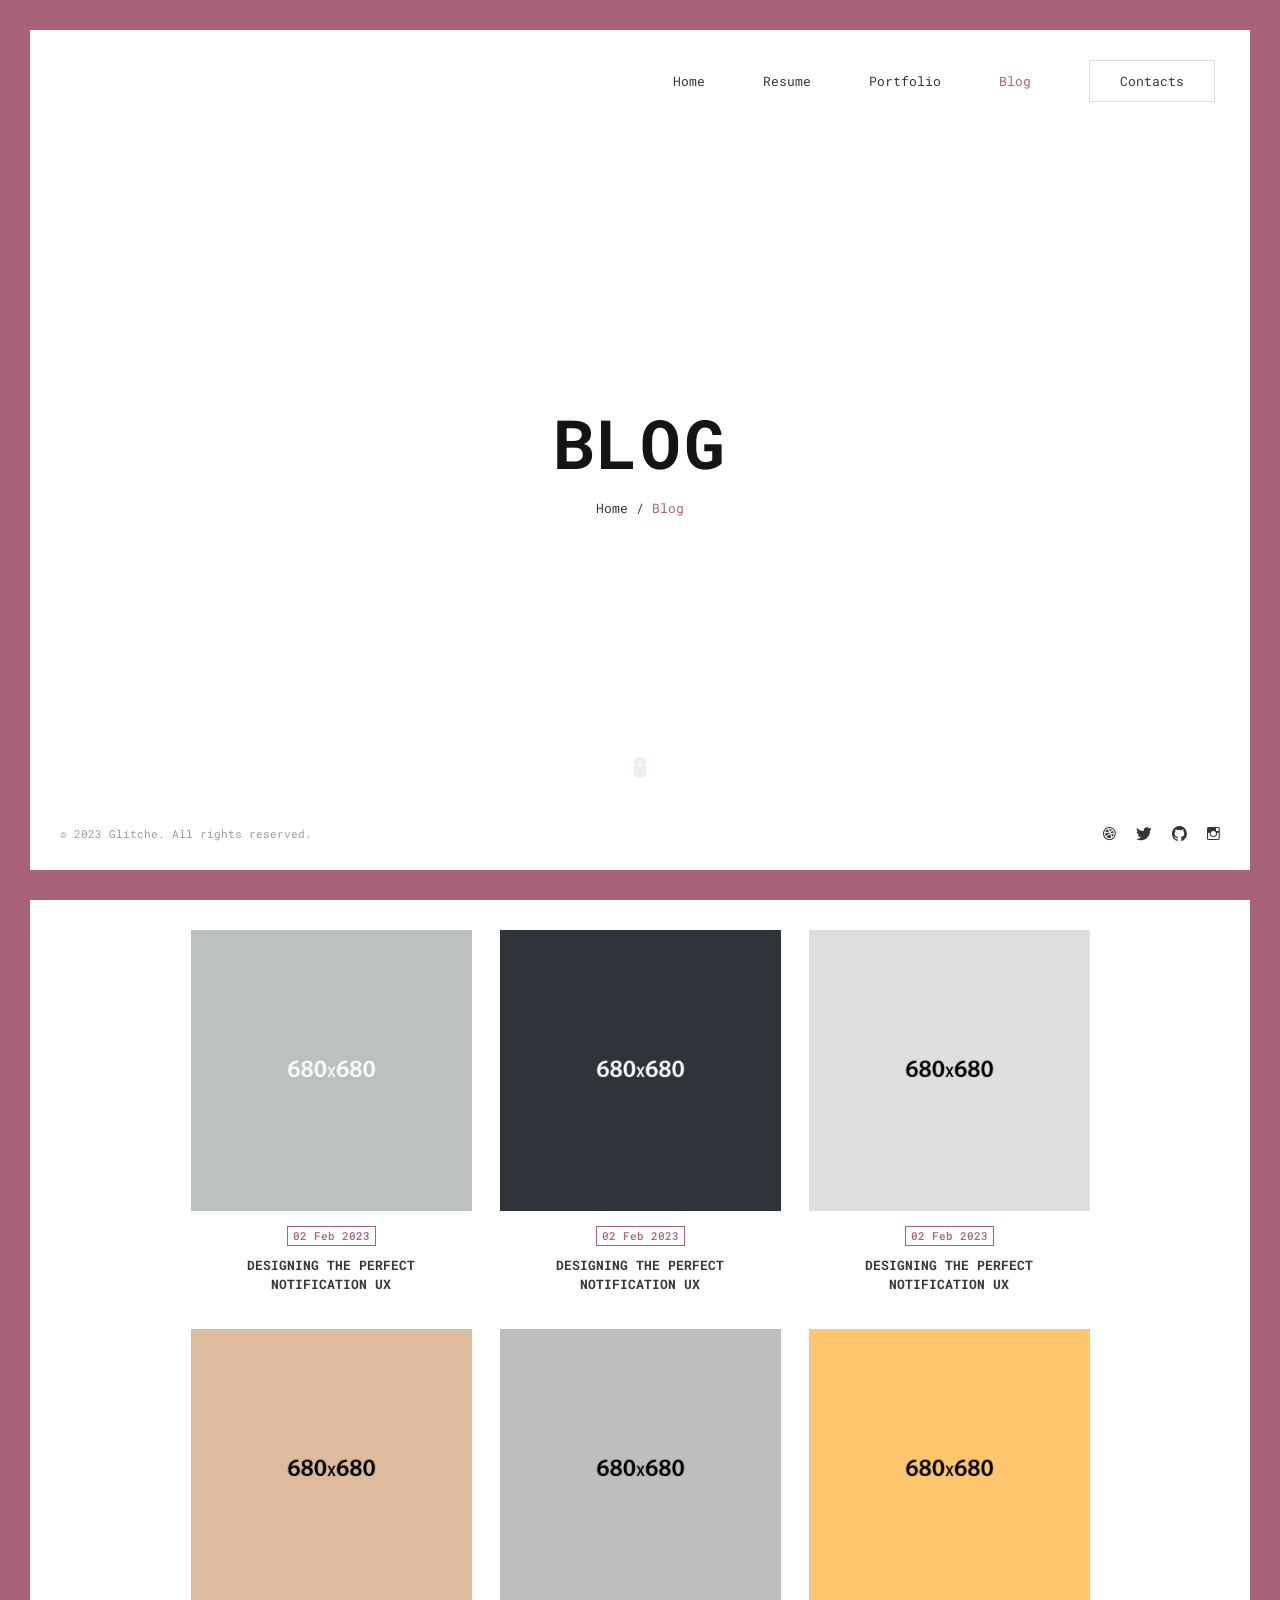
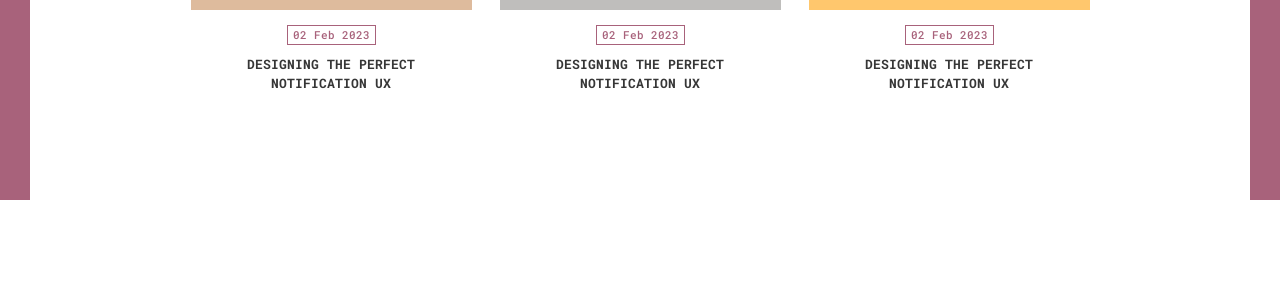
<file: blog.html>
<!DOCTYPE html>
<html lang="en">
<head>
	
	<!-- Basic -->
    <meta http-equiv="Content-Type" content="text/html; charset=utf-8" />
	<title>Glitche - My Blog</title>
	<meta name="description" content="">
	<meta name="keywords" content="">
	
	<!-- Mobile Specific Metas -->
	<meta name="viewport" content="width=device-width, initial-scale=1, maximum-scale=1" />
	
	<!-- Load Fonts -->
	<link href='https://fonts.googleapis.com/css?family=Roboto+Mono:400,100,300italic,300,100italic,400italic,500,500italic,700,700italic&amp;subset=latin,cyrillic' rel='stylesheet'>
	
	<!-- CSS -->
	<link rel="stylesheet" href="assets/css/glitche-basic.css" />
	<link rel="stylesheet" href="assets/css/ionicons.css" />
	<link rel="stylesheet" href="assets/css/magnific-popup.css" />
	<link rel="stylesheet" href="assets/css/animate.css" />
	<link rel="stylesheet" href="assets/css/main.css" />
	<link rel="stylesheet" href="assets/css/custom.css" />
	<link rel="stylesheet" href="assets/css/skills.css" />
	
	<!-- Dark Mode -->
	<!-- <link rel="stylesheet" href="assets/css/dark.css" /> -->

	<!--[if lt IE 9]>
	<script src="http://css3-mediaqueries-js.googlecode.com/svn/trunk/css3-mediaqueries.js"></script>
	<script src="http://html5shim.googlecode.com/svn/trunk/html5.js"></script>
	<![endif]-->
	
	<!-- Favicons -->
	<link rel="shortcut icon" href="assets/images/favicons/favicon.ico">
	
</head>

<body>	
	
	<!-- Preloader -->
	<div class="preloader">
		<div class="centrize full-width">
			<div class="vertical-center">
				<div class="pre-inner">
					<div class="load typing-load"><p>loading...</p></div>
					<span class="typed-load"></span>
				</div>
			</div>
		</div>
	</div>
	
	<!-- Container -->
	<div class="container">
		
		<!-- Header -->
		<header class="fixed left-0 top-[30px] w-full z-[100] text-right bg-white opacity-100 visible">
			<div class="head-top px-[65px] pt-[30px] pb-[15px]">
				<a href="#" class="menu-btn"><span></span></a>
				<div class="top-menu">
					<ul>
						<li class="ml-[50px] inline-block align-top"><a href="index.html" class="lnk block mt-[12px]">Home</a></li>
						<li class="ml-[50px] inline-block align-top"><a href="resume.html" class="lnk block mt-[12px]">Resume</a></li>
						<li class="ml-[50px] inline-block align-top"><a href="portfolio.html" class="lnk block mt-[12px]">Portfolio</a></li>
						<li class="active ml-[50px] inline-block align-top"><a href="blog.html" class="lnk block mt-[12px]">Blog</a></li>
						<li class="ml-[50px] inline-block align-top"><a href="contacts.html" class="btn mt-0">Contacts</a></li>
					</ul>
				</div>
			</div>
		</header>
		
		<!-- Wrapper -->
		<div class="wrapper">
		
			<!-- Started -->
			<div class="section started relative z-[97] opacity-100 visible text-center p-0 m-0">
				<div class="centrize full-width">
					<div class="vertical-center">
						<div class="started-content inline-block align-middle text-center relative">
							<div class="h-title text-[68px] font-roboto text-[#141414] font-bold uppercase tracking-[0.04em] mx-0 mt-[10px] mb-[5px] glitch-effect" data-text="Blog">Blog</div>
							<div class="h-subtitle typing-bread text-[13px]">
								<p><a href="index.html">Home</a> / <span class="text-extra-color">Blog</span></p>
							</div>
							<span class="typed-bread"></span>
						</div>
					</div>
				</div>
				<a href="#" class="mouse_btn text-[24px] text-extra-color text-center absolute w-[20px] h-[40px] left-1/2 bottom-[80px] ml-[-10px]"><span class="ion ion-mouse relative top-0"></span></a>
			</div>
			
			<!-- Blog -->
			<div class="section blog relative z-[97] px-[80px] pt-0 pb-[150px] opacity-100 visible">
				<div class="content relative">
					<div class="title relative mb-[40px]">
						<div class="title_inner inline-block align-middle text-center relative leading-[18px] text-[13px] text-[#141414] uppercase tracking-[0.04em]">Latest Posts</div>
					</div>
					<div class="box-items relative overflow-hidden ml-[-3%]">
						<div class="box-item w-[30.333333%] mt-0 mr-0 mb-[3%] ml-[3%] relative overflow-hidden text-center">
							<div class="image relative">
								<a class="block text-[0]" href="blog_inner.html">
									<img class="w-full h-auto relative top-0" src="assets/images/works/work1.jpg" alt="" />
									<span class="info text-center w-full h-full block absolute left-0 top-0 opacity-0 p-[18px]">
										<span class="centrize w-full max-w-full bg-extra-color">
											<span class="vertical-center">
												<span class="ion ion-ios-book-outline text-white text-[28px] inline-block"></span>
											</span>
										</span>
									</span>
								</a>
							</div>
							<div class="desc relative pt-[15px] pb-[5px] px-[45px]">
								<div class="date mt-0 mx-0 mb-[10px] inline-block py-0 px-[5px] h-[20px] leading-[18px] font-medium text-[11px] text-extra-color border-solid border-extra-color border">02 Feb 2023</div>
								<a href="blog_inner.html" class="name h-[40px] block text-[#363636] text-[13px] font-bold uppercase">Designing the perfect notification UX</a>
							</div>
						</div>
						<div class="box-item w-[30.333333%] mt-0 mr-0 mb-[3%] ml-[3%] relative overflow-hidden text-center">
							<div class="image relative">
								<a class="block text-[0]" href="blog_inner.html">
									<img class="w-full h-auto relative top-0" src="assets/images/works/work2.jpg" alt="" />
									<span class="info text-center w-full h-full block absolute left-0 top-0 opacity-0 p-[18px]">
										<span class="centrize w-full max-w-full bg-extra-color">
											<span class="vertical-center">
												<span class="ion ion-ios-book-outline text-white text-[28px] inline-block"></span>
											</span>
										</span>
									</span>
								</a>
							</div>
							<div class="desc relative pt-[15px] pb-[5px] px-[45px]">
								<div class="date mt-0 mx-0 mb-[10px] inline-block py-0 px-[5px] h-[20px] leading-[18px] font-medium text-[11px] text-extra-color border-solid border-extra-color border">02 Feb 2023</div>
								<a href="blog_inner.html" class="name h-[40px] block text-[#363636] text-[13px] font-bold uppercase">Designing the perfect notification UX</a>
							</div>
						</div>
						<div class="box-item w-[30.333333%] mt-0 mr-0 mb-[3%] ml-[3%] relative overflow-hidden text-center">
							<div class="image relative">
								<a class="block text-[0]" href="blog_inner.html">
									<img class="w-full h-auto relative top-0" src="assets/images/works/work3.jpg" alt="" />
									<span class="info text-center w-full h-full block absolute left-0 top-0 opacity-0 p-[18px]">
										<span class="centrize w-full max-w-full bg-extra-color">
											<span class="vertical-center">
												<span class="ion ion-ios-book-outline text-white text-[28px] inline-block"></span>
											</span>
										</span>
									</span>
								</a>
							</div>
							<div class="desc relative pt-[15px] pb-[5px] px-[45px]">
								<div class="date mt-0 mx-0 mb-[10px] inline-block py-0 px-[5px] h-[20px] leading-[18px] font-medium text-[11px] text-extra-color border-solid border-extra-color border">02 Feb 2023</div>
								<a href="blog_inner.html" class="name h-[40px] block text-[#363636] text-[13px] font-bold uppercase">Designing the perfect notification UX</a>
							</div>
						</div>
						<div class="box-item w-[30.333333%] mt-0 mr-0 mb-[3%] ml-[3%] relative overflow-hidden text-center">
							<div class="image relative">
								<a class="block text-[0]" href="blog_inner.html">
									<img class="w-full h-auto relative top-0" src="assets/images/works/work4.jpg" alt="" />
									<span class="info text-center w-full h-full block absolute left-0 top-0 opacity-0 p-[18px]">
										<span class="centrize w-full max-w-full bg-extra-color">
											<span class="vertical-center">
												<span class="ion ion-ios-book-outline text-white text-[28px] inline-block"></span>
											</span>
										</span>
									</span>
								</a>
							</div>
							<div class="desc relative pt-[15px] pb-[5px] px-[45px]">
								<div class="date mt-0 mx-0 mb-[10px] inline-block py-0 px-[5px] h-[20px] leading-[18px] font-medium text-[11px] text-extra-color border-solid border-extra-color border">02 Feb 2023</div>
								<a href="blog_inner.html" class="name h-[40px] block text-[#363636] text-[13px] font-bold uppercase">Designing the perfect notification UX</a>
							</div>
						</div>
						<div class="box-item w-[30.333333%] mt-0 mr-0 mb-[3%] ml-[3%] relative overflow-hidden text-center">
							<div class="image relative">
								<a class="block text-[0]" href="blog_inner.html">
									<img class="w-full h-auto relative top-0" src="assets/images/works/work5.jpg" alt="" />
									<span class="info text-center w-full h-full block absolute left-0 top-0 opacity-0 p-[18px]">
										<span class="centrize w-full max-w-full bg-extra-color">
											<span class="vertical-center">
												<span class="ion ion-ios-book-outline text-white text-[28px] inline-block"></span>
											</span>
										</span>
									</span>
								</a>
							</div>
							<div class="desc relative pt-[15px] pb-[5px] px-[45px]">
								<div class="date mt-0 mx-0 mb-[10px] inline-block py-0 px-[5px] h-[20px] leading-[18px] font-medium text-[11px] text-extra-color border-solid border-extra-color border">02 Feb 2023</div>
								<a href="blog_inner.html" class="name h-[40px] block text-[#363636] text-[13px] font-bold uppercase">Designing the perfect notification UX</a>
							</div>
						</div>
						<div class="box-item w-[30.333333%] mt-0 mr-0 mb-[3%] ml-[3%] relative overflow-hidden text-center">
							<div class="image relative">
								<a class="block text-[0]" href="blog_inner.html">
									<img class="w-full h-auto relative top-0" src="assets/images/works/work7.jpg" alt="" />
									<span class="info text-center w-full h-full block absolute left-0 top-0 opacity-0 p-[18px]">
										<span class="centrize w-full max-w-full bg-extra-color">
											<span class="vertical-center">
												<span class="ion ion-ios-book-outline text-white text-[28px] inline-block"></span>
											</span>
										</span>
									</span>
								</a>
							</div>
							<div class="desc relative pt-[15px] pb-[5px] px-[45px]">
								<div class="date mt-0 mx-0 mb-[10px] inline-block py-0 px-[5px] h-[20px] leading-[18px] font-medium text-[11px] text-extra-color border-solid border-extra-color border">02 Feb 2023</div>
								<a href="blog_inner.html" class="name h-[40px] block text-[#363636] text-[13px] font-bold uppercase">Designing the perfect notification UX</a>
							</div>
						</div>
					</div>
					<div class="clear"></div>
				</div>
			</div>
		
		</div>
		
		<!-- Footer -->
		<footer class="fixed bottom-[25px] left-0 px-[60px] pt-[15px] pb-[30px] w-full bg-white z-[100] opacity-100 visible">
			<div class="soc float-right">
				<a class="inline-block align-middle ml-[12px]" target="_blank" href="https://dribbble.com/"><span class="ion ion-social-dribbble text-[17px] text-[#363636]"></span></a>
				<a class="inline-block align-middle ml-[12px]" target="_blank" href="https://twitter.com/"><span class="ion ion-social-twitter text-[17px] text-[#363636]"></span></a>
				<a class="inline-block align-middle ml-[12px]" target="_blank" href="https://github.com/"><span class="ion ion-social-github text-[17px] text-[#363636]"></span></a>
				<a class="inline-block align-middle ml-[12px]" target="_blank" href="https://www.instagram.com/"><span class="ion ion-social-instagram-outline text-[17px] text-[#363636]"></span></a>
			</div>
			<div class="copy float-left pt-[2px] text-[11px] text-[#999]">© 2023 Glitche. All rights reserved.</div>
			<div class="clr"></div>
		</footer>
		
		<!-- Lines -->
		<div class="line top"></div>
		<div class="line bottom"></div>
		<div class="line left"></div>
		<div class="line right"></div>
		
	</div>
	
	<!-- jQuery Scripts -->
    <script src="assets/js/jquery.min.js"></script>
	<script src="assets/js/jquery.validate.js"></script>
	<script src="assets/js/typed.js"></script>
	<script src="assets/js/magnific-popup.js"></script>
	<script src="assets/js/imagesloaded.pkgd.js"></script>
	<script src="assets/js/isotope.pkgd.js"></script>
	
	<!-- Main Scripts -->
	<script src="assets/js/glitche-scripts.js"></script>
	
</body>
</html>
</file>
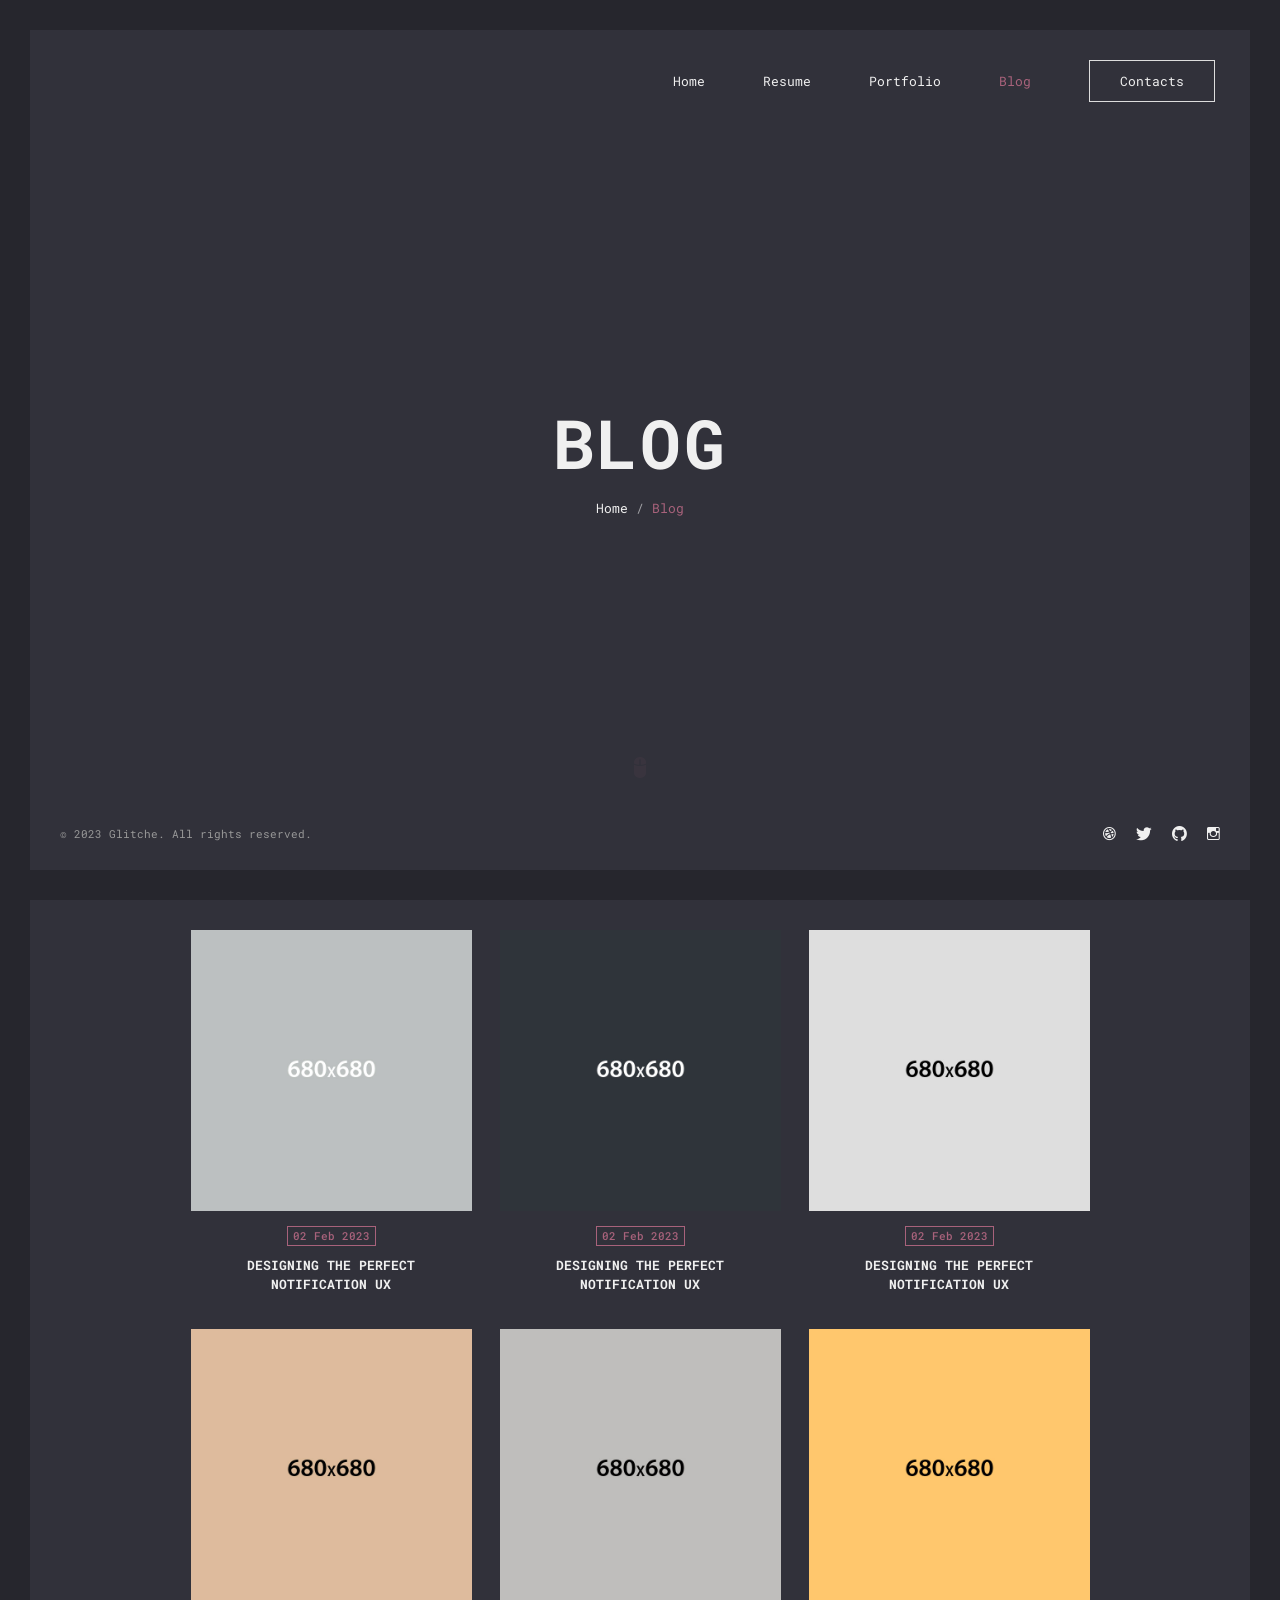
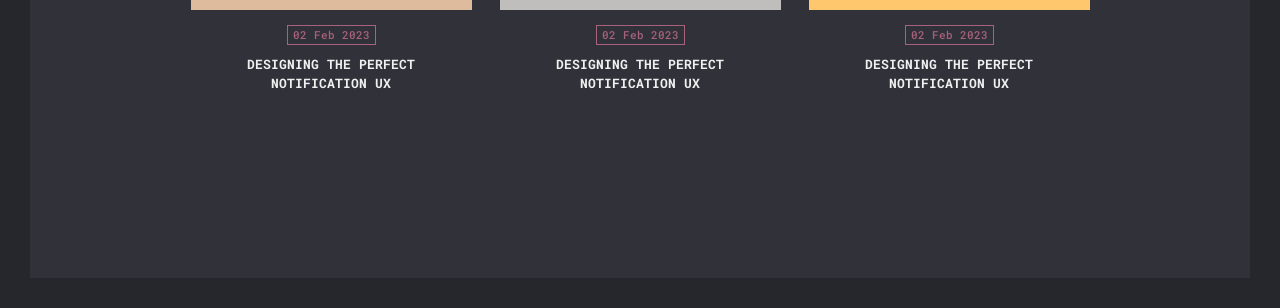
<file: blog_dark.html>
<!DOCTYPE html>
<html lang="en">
<head>
	
	<!-- Basic -->
    <meta http-equiv="Content-Type" content="text/html; charset=utf-8" />
	<title>Glitche - My Blog</title>
	<meta name="description" content="">
	<meta name="keywords" content="">
	
	<!-- Mobile Specific Metas -->
	<meta name="viewport" content="width=device-width, initial-scale=1, maximum-scale=1" />
	
	<!-- Load Fonts -->
	<link href='https://fonts.googleapis.com/css?family=Roboto+Mono:400,100,300italic,300,100italic,400italic,500,500italic,700,700italic&amp;subset=latin,cyrillic' rel='stylesheet'>
	
	<!-- CSS -->
	<link rel="stylesheet" href="assets/css/glitche-basic.css" />
	<link rel="stylesheet" href="assets/css/ionicons.css" />
	<link rel="stylesheet" href="assets/css/magnific-popup.css" />
	<link rel="stylesheet" href="assets/css/animate.css" />
	<link rel="stylesheet" href="assets/css/main.css" />
	<link rel="stylesheet" href="assets/css/custom.css" />
	<link rel="stylesheet" href="assets/css/skills.css" />
	
	<!-- Dark Mode -->
	<link rel="stylesheet" href="assets/css/dark.css" />

	<!--[if lt IE 9]>
	<script src="http://css3-mediaqueries-js.googlecode.com/svn/trunk/css3-mediaqueries.js"></script>
	<script src="http://html5shim.googlecode.com/svn/trunk/html5.js"></script>
	<![endif]-->
	
	<!-- Favicons -->
	<link rel="shortcut icon" href="assets/images/favicons/favicon.ico">
	
</head>

<body>	
	
	<!-- Preloader -->
	<div class="preloader">
		<div class="centrize full-width">
			<div class="vertical-center">
				<div class="pre-inner">
					<div class="load typing-load"><p>loading...</p></div>
					<span class="typed-load"></span>
				</div>
			</div>
		</div>
	</div>
	
	<!-- Container -->
	<div class="container">
		
		<!-- Header -->
		<header class="fixed left-0 top-[30px] w-full z-[100] text-right bg-white opacity-100 visible">
			<div class="head-top px-[65px] pt-[30px] pb-[15px]">
				<a href="#" class="menu-btn"><span></span></a>
				<div class="top-menu">
					<ul>
						<li class="ml-[50px] inline-block align-top"><a href="index_dark.html" class="lnk block mt-[12px]">Home</a></li>
						<li class="ml-[50px] inline-block align-top"><a href="resume_dark.html" class="lnk block mt-[12px]">Resume</a></li>
						<li class="ml-[50px] inline-block align-top"><a href="portfolio_dark.html" class="lnk block mt-[12px]">Portfolio</a></li>
						<li class="active ml-[50px] inline-block align-top"><a href="blog_dark.html" class="lnk block mt-[12px]">Blog</a></li>
						<li class="ml-[50px] inline-block align-top"><a href="contacts_dark.html" class="btn mt-0">Contacts</a></li>
					</ul>
				</div>
			</div>
		</header>
		
		<!-- Wrapper -->
		<div class="wrapper">
		
			<!-- Started -->
			<div class="section started relative z-[97] opacity-100 visible text-center p-0 m-0">
				<div class="centrize full-width">
					<div class="vertical-center">
						<div class="started-content inline-block align-middle text-center relative">
							<div class="h-title text-[68px] font-roboto text-[#141414] font-bold uppercase tracking-[0.04em] mx-0 mt-[10px] mb-[5px] glitch-effect" data-text="Blog">Blog</div>
							<div class="h-subtitle typing-bread text-[13px]">
								<p><a href="index_dark.html">Home</a> / <span class="text-extra-color">Blog</span></p>
							</div>
							<span class="typed-bread"></span>
						</div>
					</div>
				</div>
				<a href="#" class="mouse_btn text-[24px] text-extra-color text-center absolute w-[20px] h-[40px] left-1/2 bottom-[80px] ml-[-10px]"><span class="ion ion-mouse relative top-0"></span></a>
			</div>
			
			<!-- Blog -->
			<div class="section blog relative z-[97] px-[80px] pt-0 pb-[150px] opacity-100 visible">
				<div class="content relative">
					<div class="title relative mb-[40px]">
						<div class="title_inner inline-block align-middle text-center relative leading-[18px] text-[13px] text-[#141414] uppercase tracking-[0.04em]">Latest Posts</div>
					</div>
					<div class="box-items relative overflow-hidden ml-[-3%]">
						<div class="box-item w-[30.333333%] mt-0 mr-0 mb-[3%] ml-[3%] relative overflow-hidden text-center">
							<div class="image relative">
								<a class="block text-[0]" href="blog_inner_dark.html">
									<img class="w-full h-auto relative top-0" src="assets/images/works/work1.jpg" alt="" />
									<span class="info text-center w-full h-full block absolute left-0 top-0 opacity-0 p-[18px]">
										<span class="centrize w-full max-w-full bg-extra-color">
											<span class="vertical-center">
												<span class="ion ion-ios-book-outline text-white text-[28px] inline-block"></span>
											</span>
										</span>
									</span>
								</a>
							</div>
							<div class="desc relative pt-[15px] pb-[5px] px-[45px]">
								<div class="date mt-0 mx-0 mb-[10px] inline-block py-0 px-[5px] h-[20px] leading-[18px] font-medium text-[11px] text-extra-color border-solid border-extra-color border">02 Feb 2023</div>
								<a href="blog_inner_dark.html" class="name h-[40px] block text-[#363636] text-[13px] font-bold uppercase">Designing the perfect notification UX</a>
							</div>
						</div>
						<div class="box-item w-[30.333333%] mt-0 mr-0 mb-[3%] ml-[3%] relative overflow-hidden text-center">
							<div class="image relative">
								<a class="block text-[0]" href="blog_inner_dark.html">
									<img class="w-full h-auto relative top-0" src="assets/images/works/work2.jpg" alt="" />
									<span class="info text-center w-full h-full block absolute left-0 top-0 opacity-0 p-[18px]">
										<span class="centrize w-full max-w-full bg-extra-color">
											<span class="vertical-center">
												<span class="ion ion-ios-book-outline text-white text-[28px] inline-block"></span>
											</span>
										</span>
									</span>
								</a>
							</div>
							<div class="desc relative pt-[15px] pb-[5px] px-[45px]">
								<div class="date mt-0 mx-0 mb-[10px] inline-block py-0 px-[5px] h-[20px] leading-[18px] font-medium text-[11px] text-extra-color border-solid border-extra-color border">02 Feb 2023</div>
								<a href="blog_inner_dark.html" class="name h-[40px] block text-[#363636] text-[13px] font-bold uppercase">Designing the perfect notification UX</a>
							</div>
						</div>
						<div class="box-item w-[30.333333%] mt-0 mr-0 mb-[3%] ml-[3%] relative overflow-hidden text-center">
							<div class="image relative">
								<a class="block text-[0]" href="blog_inner_dark.html">
									<img class="w-full h-auto relative top-0" src="assets/images/works/work3.jpg" alt="" />
									<span class="info text-center w-full h-full block absolute left-0 top-0 opacity-0 p-[18px]">
										<span class="centrize w-full max-w-full bg-extra-color">
											<span class="vertical-center">
												<span class="ion ion-ios-book-outline text-white text-[28px] inline-block"></span>
											</span>
										</span>
									</span>
								</a>
							</div>
							<div class="desc relative pt-[15px] pb-[5px] px-[45px]">
								<div class="date mt-0 mx-0 mb-[10px] inline-block py-0 px-[5px] h-[20px] leading-[18px] font-medium text-[11px] text-extra-color border-solid border-extra-color border">02 Feb 2023</div>
								<a href="blog_inner_dark.html" class="name h-[40px] block text-[#363636] text-[13px] font-bold uppercase">Designing the perfect notification UX</a>
							</div>
						</div>
						<div class="box-item w-[30.333333%] mt-0 mr-0 mb-[3%] ml-[3%] relative overflow-hidden text-center">
							<div class="image relative">
								<a class="block text-[0]" href="blog_inner_dark.html">
									<img class="w-full h-auto relative top-0" src="assets/images/works/work4.jpg" alt="" />
									<span class="info text-center w-full h-full block absolute left-0 top-0 opacity-0 p-[18px]">
										<span class="centrize w-full max-w-full bg-extra-color">
											<span class="vertical-center">
												<span class="ion ion-ios-book-outline text-white text-[28px] inline-block"></span>
											</span>
										</span>
									</span>
								</a>
							</div>
							<div class="desc relative pt-[15px] pb-[5px] px-[45px]">
								<div class="date mt-0 mx-0 mb-[10px] inline-block py-0 px-[5px] h-[20px] leading-[18px] font-medium text-[11px] text-extra-color border-solid border-extra-color border">02 Feb 2023</div>
								<a href="blog_inner_dark.html" class="name h-[40px] block text-[#363636] text-[13px] font-bold uppercase">Designing the perfect notification UX</a>
							</div>
						</div>
						<div class="box-item w-[30.333333%] mt-0 mr-0 mb-[3%] ml-[3%] relative overflow-hidden text-center">
							<div class="image relative">
								<a class="block text-[0]" href="blog_inner_dark.html">
									<img class="w-full h-auto relative top-0" src="assets/images/works/work5.jpg" alt="" />
									<span class="info text-center w-full h-full block absolute left-0 top-0 opacity-0 p-[18px]">
										<span class="centrize w-full max-w-full bg-extra-color">
											<span class="vertical-center">
												<span class="ion ion-ios-book-outline text-white text-[28px] inline-block"></span>
											</span>
										</span>
									</span>
								</a>
							</div>
							<div class="desc relative pt-[15px] pb-[5px] px-[45px]">
								<div class="date mt-0 mx-0 mb-[10px] inline-block py-0 px-[5px] h-[20px] leading-[18px] font-medium text-[11px] text-extra-color border-solid border-extra-color border">02 Feb 2023</div>
								<a href="blog_inner_dark.html" class="name h-[40px] block text-[#363636] text-[13px] font-bold uppercase">Designing the perfect notification UX</a>
							</div>
						</div>
						<div class="box-item w-[30.333333%] mt-0 mr-0 mb-[3%] ml-[3%] relative overflow-hidden text-center">
							<div class="image relative">
								<a class="block text-[0]" href="blog_inner_dark.html">
									<img class="w-full h-auto relative top-0" src="assets/images/works/work7.jpg" alt="" />
									<span class="info text-center w-full h-full block absolute left-0 top-0 opacity-0 p-[18px]">
										<span class="centrize w-full max-w-full bg-extra-color">
											<span class="vertical-center">
												<span class="ion ion-ios-book-outline text-white text-[28px] inline-block"></span>
											</span>
										</span>
									</span>
								</a>
							</div>
							<div class="desc relative pt-[15px] pb-[5px] px-[45px]">
								<div class="date mt-0 mx-0 mb-[10px] inline-block py-0 px-[5px] h-[20px] leading-[18px] font-medium text-[11px] text-extra-color border-solid border-extra-color border">02 Feb 2023</div>
								<a href="blog_inner_dark.html" class="name h-[40px] block text-[#363636] text-[13px] font-bold uppercase">Designing the perfect notification UX</a>
							</div>
						</div>
					</div>
					<div class="clear"></div>
				</div>
			</div>
		
		</div>
		
		<!-- Footer -->
		<footer class="fixed bottom-[25px] left-0 px-[60px] pt-[15px] pb-[30px] w-full bg-white z-[100] opacity-100 visible">
			<div class="soc float-right">
				<a class="inline-block align-middle ml-[12px]" target="_blank" href="https://dribbble.com/"><span class="ion ion-social-dribbble text-[17px] text-[#363636]"></span></a>
				<a class="inline-block align-middle ml-[12px]" target="_blank" href="https://twitter.com/"><span class="ion ion-social-twitter text-[17px] text-[#363636]"></span></a>
				<a class="inline-block align-middle ml-[12px]" target="_blank" href="https://github.com/"><span class="ion ion-social-github text-[17px] text-[#363636]"></span></a>
				<a class="inline-block align-middle ml-[12px]" target="_blank" href="https://www.instagram.com/"><span class="ion ion-social-instagram-outline text-[17px] text-[#363636]"></span></a>
			</div>
			<div class="copy float-left pt-[2px] text-[11px] text-[#999]">© 2023 Glitche. All rights reserved.</div>
			<div class="clr"></div>
		</footer>
		
		<!-- Lines -->
		<div class="line top"></div>
		<div class="line bottom"></div>
		<div class="line left"></div>
		<div class="line right"></div>
		
	</div>
	
	<!-- jQuery Scripts -->
    <script src="assets/js/jquery.min.js"></script>
	<script src="assets/js/jquery.validate.js"></script>
	<script src="assets/js/typed.js"></script>
	<script src="assets/js/magnific-popup.js"></script>
	<script src="assets/js/imagesloaded.pkgd.js"></script>
	<script src="assets/js/isotope.pkgd.js"></script>
	
	<!-- Main Scripts -->
	<script src="assets/js/glitche-scripts.js"></script>
	
</body>
</html>
</file>
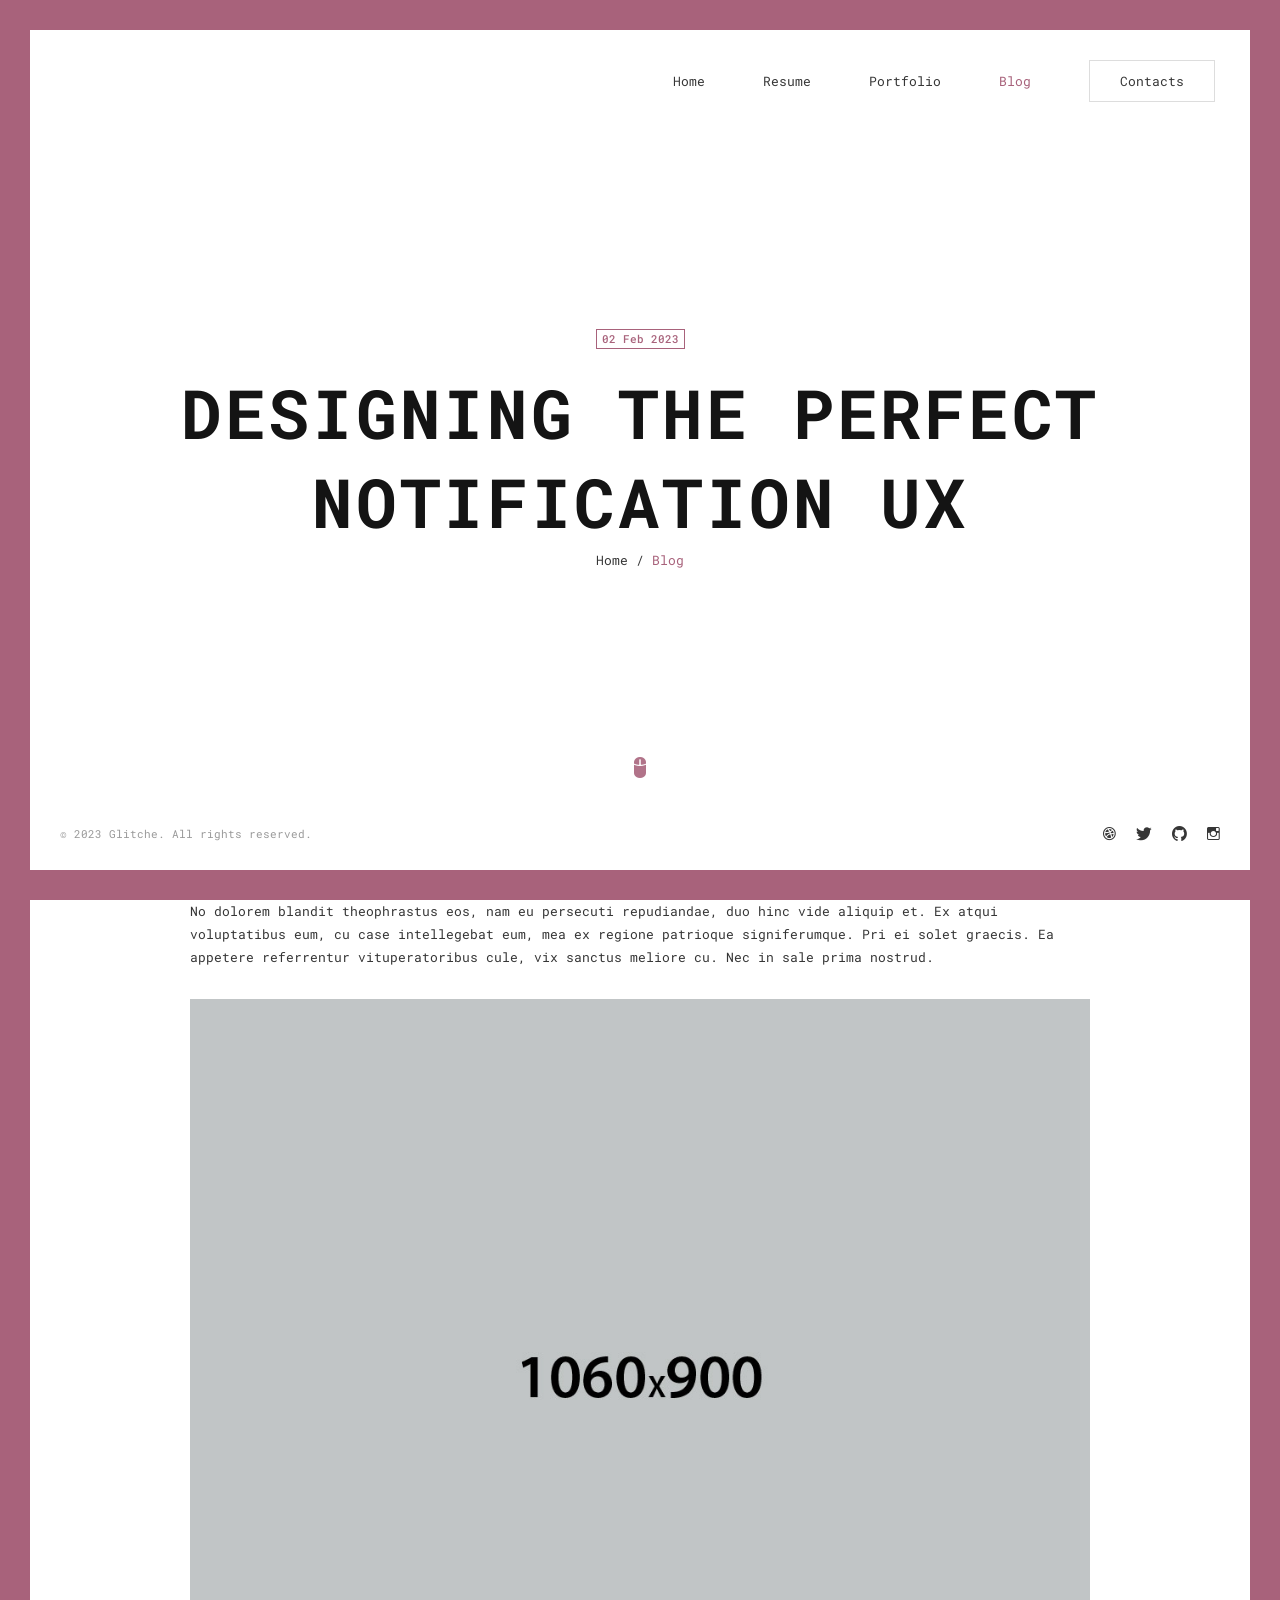
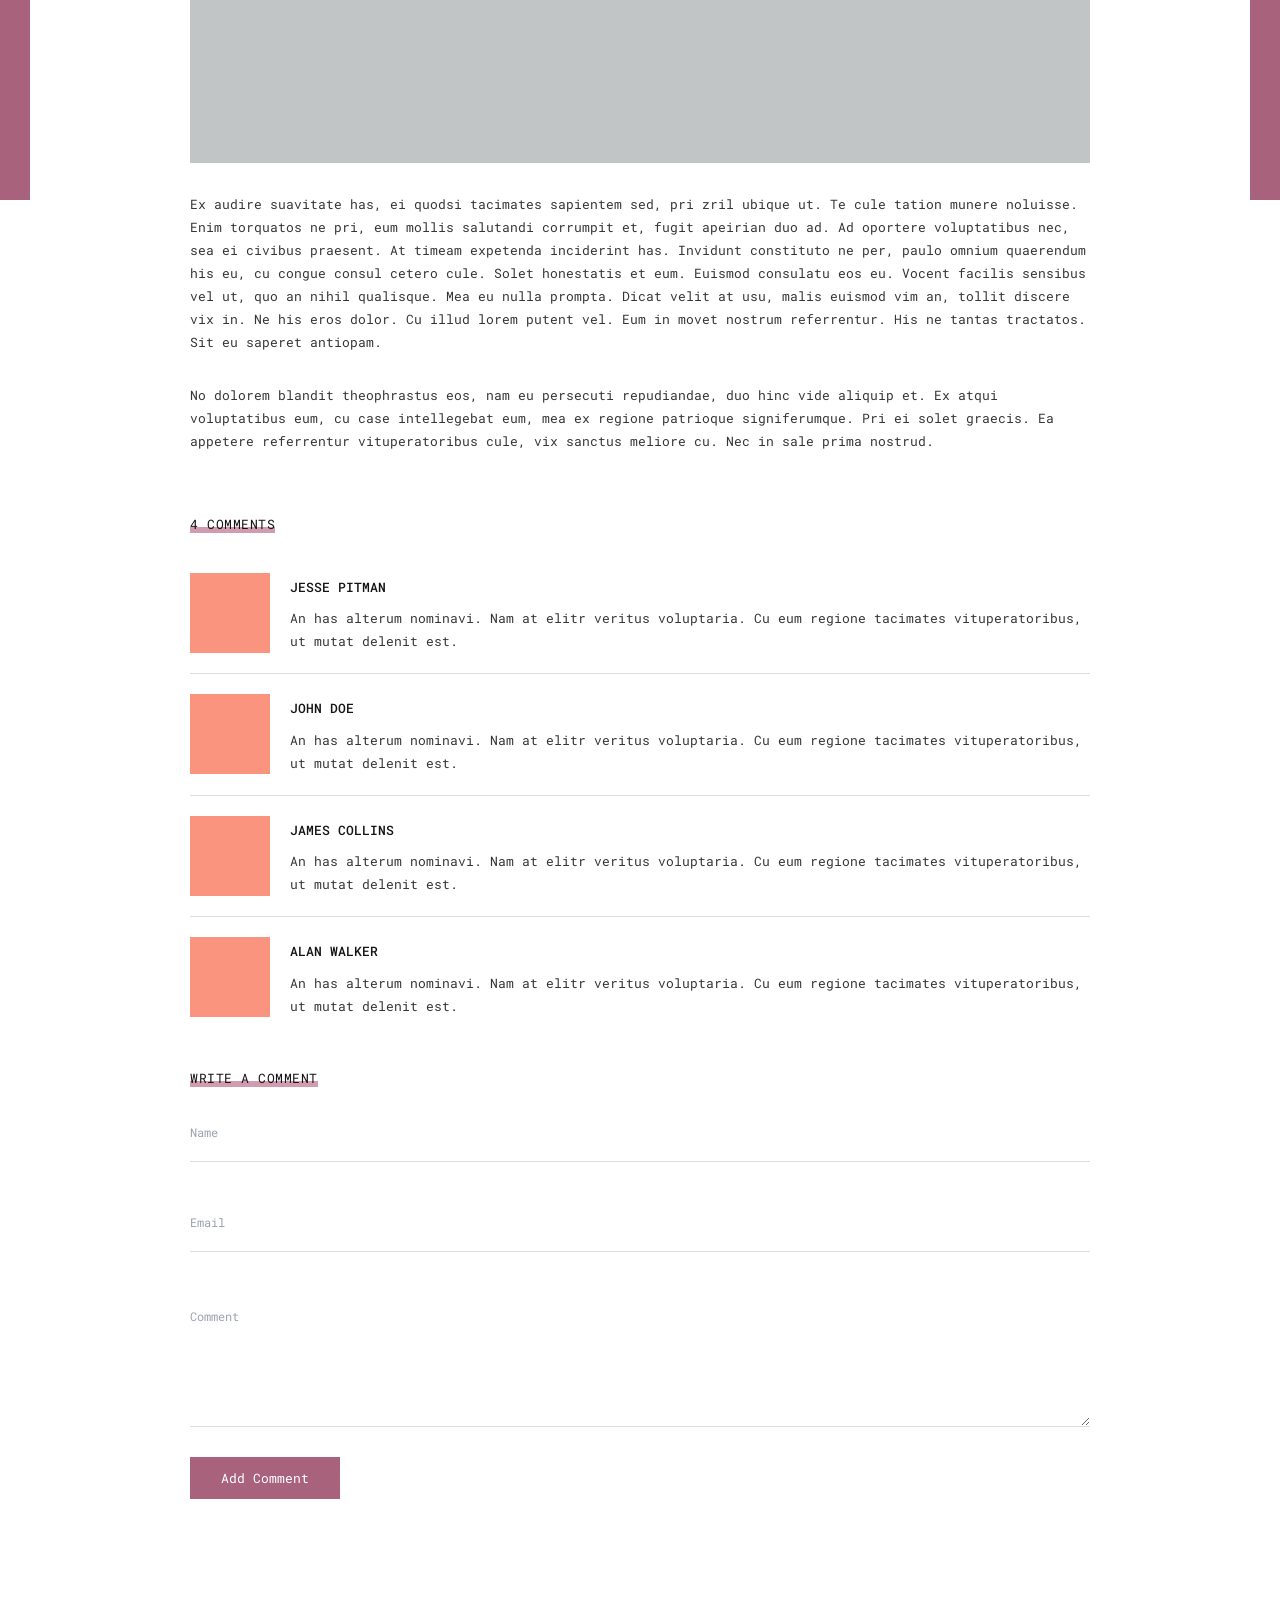
<file: blog_inner.html>
<!DOCTYPE html>
<html lang="en">
<head>
	
	<!-- Basic -->
    <meta http-equiv="Content-Type" content="text/html; charset=utf-8" />
	<title>Glitche - Blog Post</title>
	<meta name="description" content="">
	<meta name="keywords" content="">
	
	<!-- Mobile Specific Metas -->
	<meta name="viewport" content="width=device-width, initial-scale=1, maximum-scale=1" />
	
	<!-- Load Fonts -->
	<link href='https://fonts.googleapis.com/css?family=Roboto+Mono:400,100,300italic,300,100italic,400italic,500,500italic,700,700italic&amp;subset=latin,cyrillic' rel='stylesheet'>
	
	<!-- CSS -->
	<link rel="stylesheet" href="assets/css/glitche-basic.css" />
	<link rel="stylesheet" href="assets/css/ionicons.css" />
	<link rel="stylesheet" href="assets/css/magnific-popup.css" />
	<link rel="stylesheet" href="assets/css/animate.css" />
	<link rel="stylesheet" href="assets/css/main.css" />
	<link rel="stylesheet" href="assets/css/custom.css" />
	<link rel="stylesheet" href="assets/css/skills.css" />

	<!-- Dark Mode -->
	<!-- <link rel="stylesheet" href="assets/css/dark.css" /> -->
	
	<!--[if lt IE 9]>
	<script src="http://css3-mediaqueries-js.googlecode.com/svn/trunk/css3-mediaqueries.js"></script>
	<script src="http://html5shim.googlecode.com/svn/trunk/html5.js"></script>
	<![endif]-->
	
	<!-- Favicons -->
	<link rel="shortcut icon" href="assets/images/favicons/favicon.ico">
	
</head>

<body>	
	
	<!-- Preloader -->
	<div class="preloader">
		<div class="centrize full-width">
			<div class="vertical-center">
				<div class="pre-inner">
					<div class="load typing-load"><p>loading...</p></div>
					<span class="typed-load"></span>
				</div>
			</div>
		</div>
	</div>
	
	<!-- Container -->
	<div class="container">
		
		<!-- Header -->
		<header class="fixed left-0 top-[30px] w-full z-[100] text-right bg-white opacity-100 visible">
			<div class="head-top px-[65px] pt-[30px] pb-[15px]">
				<a href="#" class="menu-btn"><span></span></a>
				<div class="top-menu">
					<ul>
						<li class="ml-[50px] inline-block align-top"><a href="index.html" class="lnk block mt-[12px]">Home</a></li>
						<li class="ml-[50px] inline-block align-top"><a href="resume.html" class="lnk block mt-[12px]">Resume</a></li>
						<li class="ml-[50px] inline-block align-top"><a href="portfolio.html" class="lnk block mt-[12px]">Portfolio</a></li>
						<li class="active ml-[50px] inline-block align-top"><a href="blog.html" class="lnk block mt-[12px]">Blog</a></li>
						<li class="ml-[50px] inline-block align-top"><a href="contacts.html" class="btn mt-0">Contacts</a></li>
					</ul>
				</div>
			</div>
		</header>
		
		<!-- Wrapper -->
		<div class="wrapper">
		
			<!-- Started -->
			<div class="section started relative z-[97] opacity-100 visible text-center p-0 m-0">
				<div class="centrize full-width">
					<div class="vertical-center">
						<div class="started-content inline-block align-middle text-center relative">
							<div class="date mt-0 mx-0 mb-[10px] inline-block py-0 px-[5px] h-[20px] leading-[18px] font-medium text-[11px] text-extra-color border-solid border-extra-color border">02 Feb 2023</div>
							<div class="h-title blog_title text-[68px] font-roboto text-[#141414] font-bold uppercase tracking-[0.04em] mx-0 mt-[10px] mb-[5px] leading-[1.3]">Designing the perfect notification UX</div>
							<div class="h-subtitle typing-bread text-[13px]">
								<p><a href="index.html">Home</a> / <span class="text-extra-color">Blog</span></p>
							</div>
							<span class="typed-bread"></span>
						</div>
					</div>
				</div>
				<a href="#" class="mouse_btn text-[24px] text-extra-color text-center absolute w-[20px] h-[40px] left-1/2 bottom-[80px] ml-[-10px]"><span class="ion ion-mouse relative top-0"></span></a>
			</div>
			
			<!-- Blog -->
			<div class="section blog relative z-[97] px-[80px] pt-0 pb-[150px] opacity-100 visible">
				<div class="content relative">
					<div class="single-post-text">
						<p>
							No dolorem blandit theophrastus eos, nam eu persecuti repudiandae, duo hinc vide aliquip et. Ex atqui voluptatibus eum, cu 
							case intellegebat eum, mea ex regione patrioque signiferumque. Pri ei solet graecis. Ea appetere referrentur vituperatoribus 
							cule, vix sanctus meliore cu. Nec in sale prima nostrud.
						</p>
						<p><img class="max-w-full" src="assets/images/blog_1.jpg" alt="" /></p>
						<p>
							Ex audire suavitate has, ei quodsi tacimates sapientem sed, pri zril ubique ut. Te cule tation munere noluisse. Enim torquatos 
							ne pri, eum mollis salutandi corrumpit et, fugit apeirian duo ad. Ad oportere voluptatibus nec, sea ei civibus praesent. At timeam 
							expetenda inciderint has. Invidunt constituto ne per, paulo omnium quaerendum his eu, cu congue consul cetero cule. Solet honestatis 
							et eum. Euismod consulatu eos eu. Vocent facilis sensibus vel ut, quo an nihil qualisque. Mea eu nulla prompta. Dicat velit at usu, 
							malis euismod vim an, tollit discere vix in. Ne his eros dolor. Cu illud lorem putent vel. Eum in movet nostrum referrentur. His ne 
							tantas tractatos. Sit eu saperet antiopam.
						</p>
						<p>
							No dolorem blandit theophrastus eos, nam eu persecuti repudiandae, duo hinc vide aliquip et. Ex atqui voluptatibus eum, cu case 
							intellegebat eum, mea ex regione patrioque signiferumque. Pri ei solet graecis. Ea appetere referrentur vituperatoribus cule, vix 
							sanctus meliore cu. Nec in sale prima nostrud.
						</p>
					</div>
					<div class="post-comments mt-[60px]">
						<div class="title relative mb-[40px]">
							<div class="title_inner inline-block align-middle text-center relative leading-[18px] text-[13px] text-[#141414] uppercase tracking-[0.04em]">4 COMMENTS</div>
						</div>
						<ul class="comments">
							<li class="post-comment pb-[20px] px-0">
								<div class="image float-left w-[80px] h-[80px]">
									<img class="w-full h-full" src="assets/images/man1.jpg" alt="">
								</div>
								<div class="desc ml-[100px]">
									<div class="name text-[13px] text-[#141414] uppercase font-medium pt-[5px] pb-0 px-0 mx-0 mt-0 mb-[10px]">Jesse Pitman</div>
									<p class="!m-0">
										An has alterum nominavi. Nam at elitr veritus voluptaria. Cu eum regione tacimates vituperatoribus, ut mutat delenit est.
									</p>
								</div>
							</li>
							<li class="post-comment py-[20px] px-0 border-solid border-[#dddddd] border-t">
								<div class="image float-left w-[80px] h-[80px]">
									<img class="w-full h-full" src="assets/images/man1.jpg" alt="">
								</div>
								<div class="desc ml-[100px]">
									<div class="name text-[13px] text-[#141414] uppercase font-medium pt-[5px] pb-0 px-0 mx-0 mt-0 mb-[10px]">John Doe</div>
									<p class="!m-0">
										An has alterum nominavi. Nam at elitr veritus voluptaria. Cu eum regione tacimates vituperatoribus, ut mutat delenit est.
									</p>
								</div>
							</li>
							<li class="post-comment py-[20px] px-0 border-solid border-[#dddddd] border-t">
								<div class="image float-left w-[80px] h-[80px]">
									<img class="w-full h-full" src="assets/images/man1.jpg" alt="">
								</div>
								<div class="desc ml-[100px]">
									<div class="name text-[13px] text-[#141414] uppercase font-medium pt-[5px] pb-0 px-0 mx-0 mt-0 mb-[10px]">James Collins</div>
									<p class="!m-0">
										An has alterum nominavi. Nam at elitr veritus voluptaria. Cu eum regione tacimates vituperatoribus, ut mutat delenit est.
									</p>
								</div>
							</li>
							<li class="post-comment py-[20px] px-0 border-solid border-[#dddddd] border-t">
								<div class="image float-left w-[80px] h-[80px]">
									<img class="w-full h-full" src="assets/images/man1.jpg" alt="">
								</div>
								<div class="desc ml-[100px]">
									<div class="name text-[13px] text-[#141414] uppercase font-medium pt-[5px] pb-0 px-0 mx-0 mt-0 mb-[10px]">Alan Walker</div>
									<p class="!m-0">
										An has alterum nominavi. Nam at elitr veritus voluptaria. Cu eum regione tacimates vituperatoribus, ut mutat delenit est.
									</p>
								</div>
							</li>
						</ul>
						<div class="form-comment">
							<div class="title relative mt-[30px] mr-0 mb-[15px] ml-0">
								<div class="title_inner inline-block align-middle text-center relative leading-[18px] text-[13px] text-[#141414] uppercase tracking-[0.04em]">Write a comment</div>
							</div>
							<form id="comment_form" method="post">
								<div class="group-val">
									<input type="text" name="name" placeholder="Name" />
								</div>
								<div class="group-val">
									<input type="text" name="email" placeholder="Email" />
								</div>
								<div class="group-val ct-gr">
									<textarea class="mt-[55px]" name="message" placeholder="Comment"></textarea>
								</div>
								<a href="#" class="btn fill" onclick="$('#comment_form').submit(); return false;" data-text="Add Comment">Add Comment</a>
							</form>
						</div>
					</div>
					<div class="clear"></div>
				</div>
			</div>
		
		</div>
		
		<!-- Footer -->
		<footer class="fixed bottom-[25px] left-0 px-[60px] pt-[15px] pb-[30px] w-full bg-white z-[100] opacity-100 visible">
			<div class="soc float-right">
				<a class="inline-block align-middle ml-[12px]" target="_blank" href="https://dribbble.com/"><span class="ion ion-social-dribbble text-[17px] text-[#363636]"></span></a>
				<a class="inline-block align-middle ml-[12px]" target="_blank" href="https://twitter.com/"><span class="ion ion-social-twitter text-[17px] text-[#363636]"></span></a>
				<a class="inline-block align-middle ml-[12px]" target="_blank" href="https://github.com/"><span class="ion ion-social-github text-[17px] text-[#363636]"></span></a>
				<a class="inline-block align-middle ml-[12px]" target="_blank" href="https://www.instagram.com/"><span class="ion ion-social-instagram-outline text-[17px] text-[#363636]"></span></a>
			</div>
			<div class="copy float-left pt-[2px] text-[11px] text-[#999]">© 2023 Glitche. All rights reserved.</div>
			<div class="clr"></div>
		</footer>
		
		<!-- Lines -->
		<div class="line top"></div>
		<div class="line bottom"></div>
		<div class="line left"></div>
		<div class="line right"></div>
		
	</div>
	
	<!-- jQuery Scripts -->
    <script src="assets/js/jquery.min.js"></script>
	<script src="assets/js/jquery.validate.js"></script>
	<script src="assets/js/typed.js"></script>
	<script src="assets/js/magnific-popup.js"></script>
	<script src="assets/js/imagesloaded.pkgd.js"></script>
	<script src="assets/js/isotope.pkgd.js"></script>
	
	<!-- Main Scripts -->
	<script src="assets/js/glitche-scripts.js"></script>
	
</body>
</html>
</file>
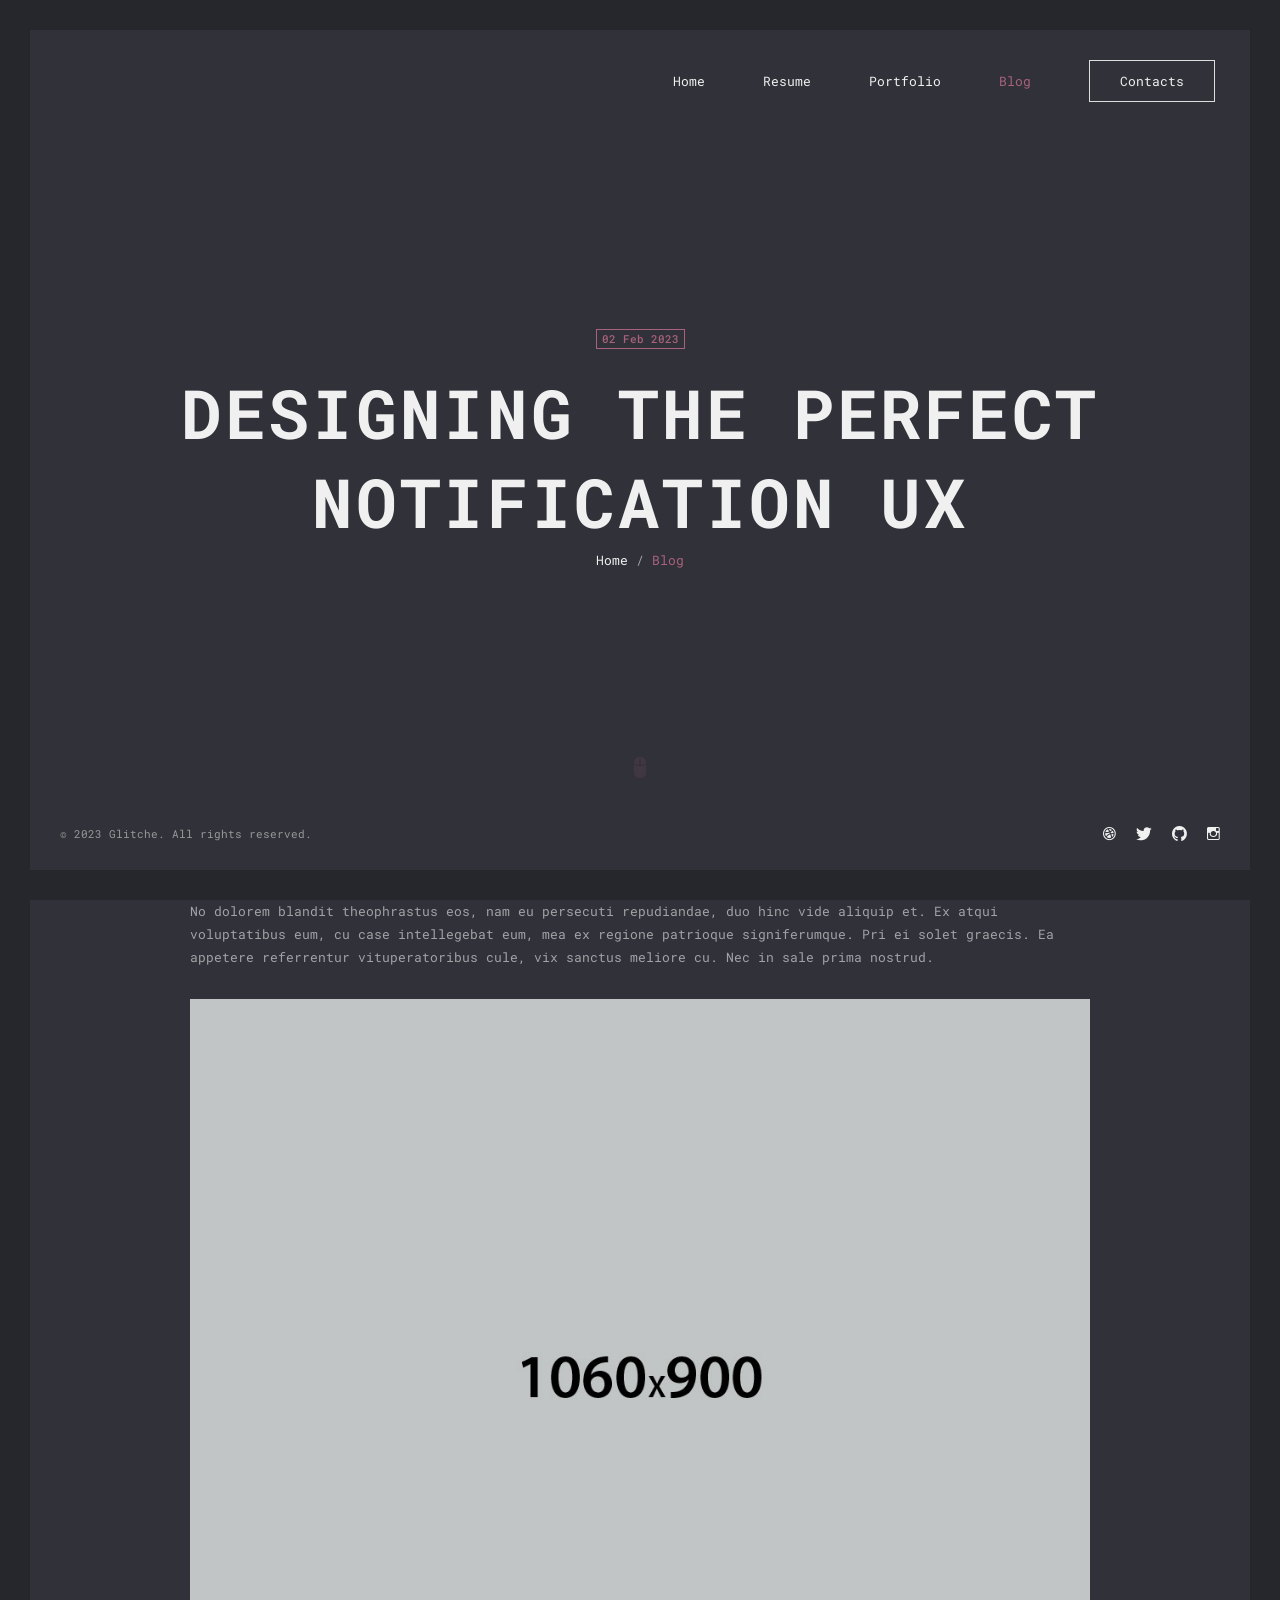
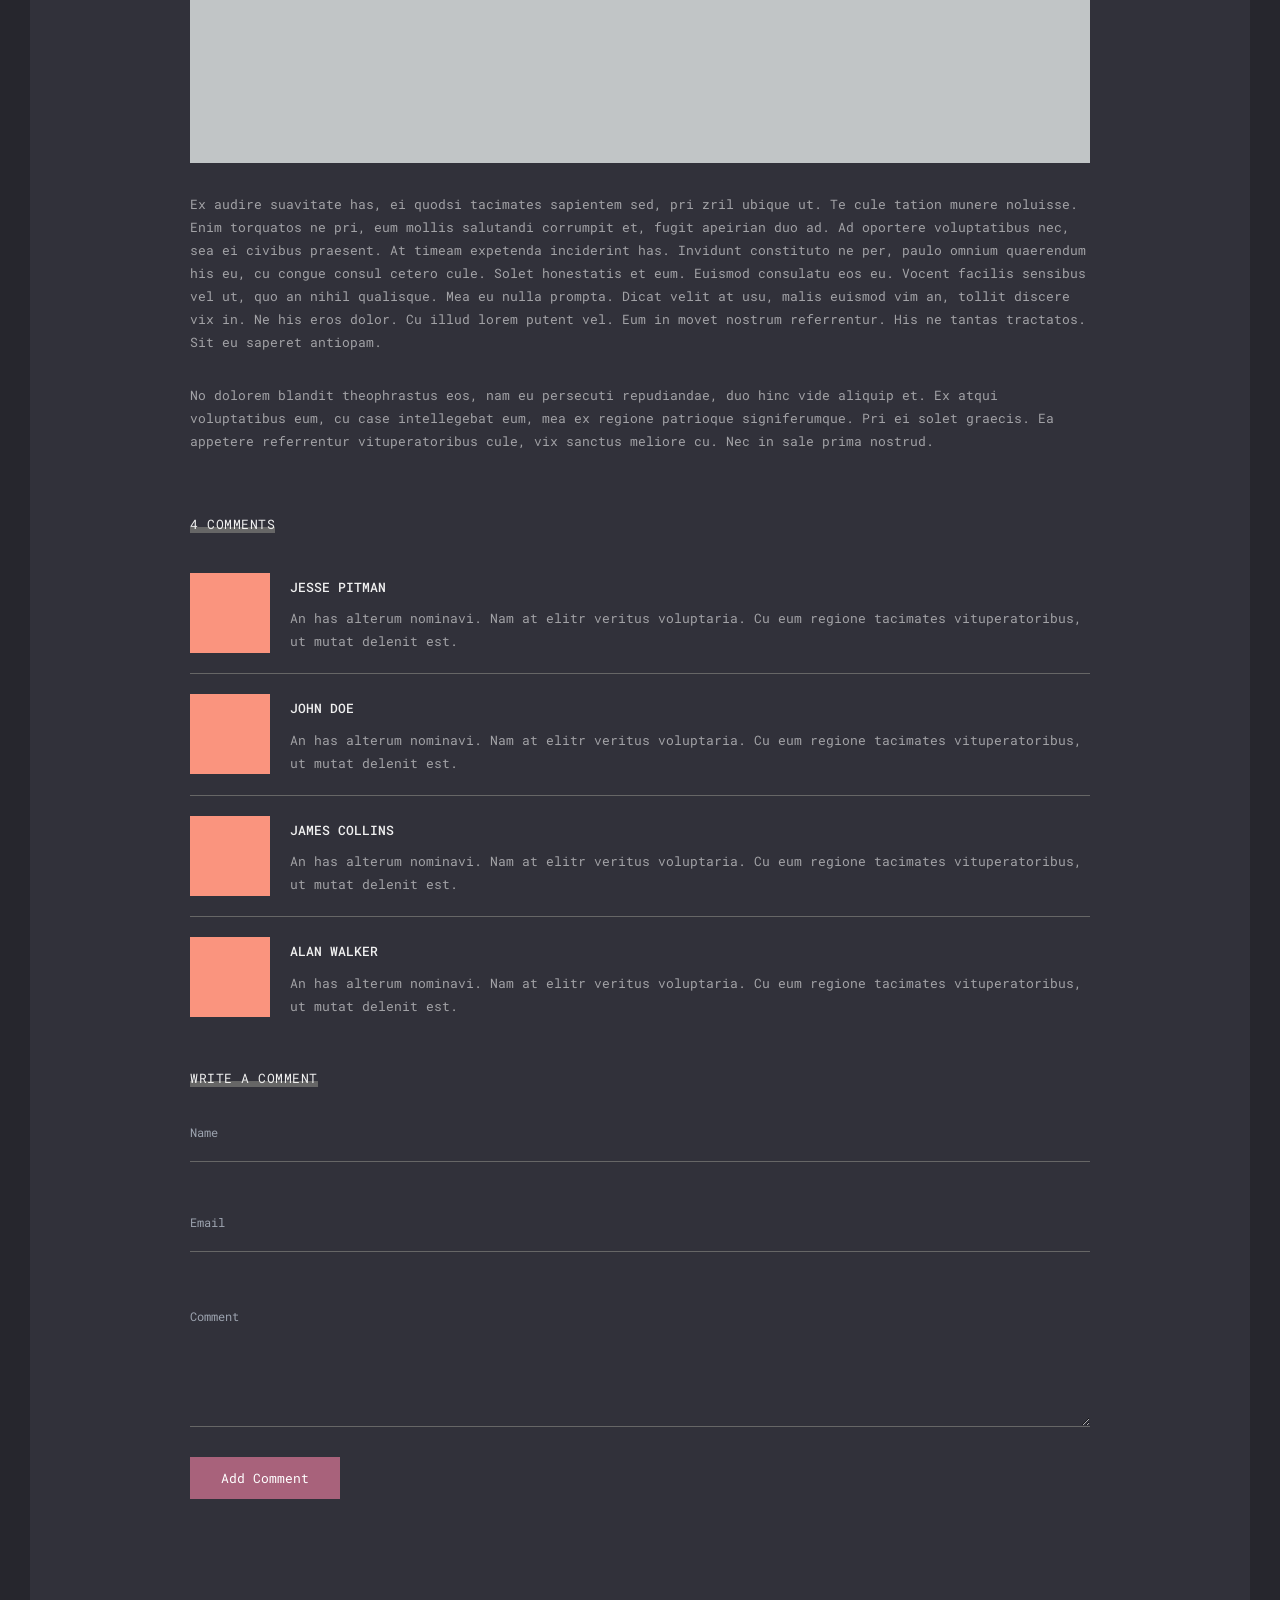
<file: blog_inner_dark.html>
<!DOCTYPE html>
<html lang="en">
<head>
	
	<!-- Basic -->
    <meta http-equiv="Content-Type" content="text/html; charset=utf-8" />
	<title>Glitche - Blog Post</title>
	<meta name="description" content="">
	<meta name="keywords" content="">
	
	<!-- Mobile Specific Metas -->
	<meta name="viewport" content="width=device-width, initial-scale=1, maximum-scale=1" />
	
	<!-- Load Fonts -->
	<link href='https://fonts.googleapis.com/css?family=Roboto+Mono:400,100,300italic,300,100italic,400italic,500,500italic,700,700italic&amp;subset=latin,cyrillic' rel='stylesheet'>
	
	<!-- CSS -->
	<link rel="stylesheet" href="assets/css/glitche-basic.css" />
	<link rel="stylesheet" href="assets/css/ionicons.css" />
	<link rel="stylesheet" href="assets/css/magnific-popup.css" />
	<link rel="stylesheet" href="assets/css/animate.css" />
	<link rel="stylesheet" href="assets/css/main.css" />
	<link rel="stylesheet" href="assets/css/custom.css" />
	<link rel="stylesheet" href="assets/css/skills.css" />

	<!-- Dark Mode -->
	<link rel="stylesheet" href="assets/css/dark.css" />
	
	<!--[if lt IE 9]>
	<script src="http://css3-mediaqueries-js.googlecode.com/svn/trunk/css3-mediaqueries.js"></script>
	<script src="http://html5shim.googlecode.com/svn/trunk/html5.js"></script>
	<![endif]-->
	
	<!-- Favicons -->
	<link rel="shortcut icon" href="assets/images/favicons/favicon.ico">
	
</head>

<body>	
	
	<!-- Preloader -->
	<div class="preloader">
		<div class="centrize full-width">
			<div class="vertical-center">
				<div class="pre-inner">
					<div class="load typing-load"><p>loading...</p></div>
					<span class="typed-load"></span>
				</div>
			</div>
		</div>
	</div>
	
	<!-- Container -->
	<div class="container">
		
		<!-- Header -->
		<header class="fixed left-0 top-[30px] w-full z-[100] text-right bg-white opacity-100 visible">
			<div class="head-top px-[65px] pt-[30px] pb-[15px]">
				<a href="#" class="menu-btn"><span></span></a>
				<div class="top-menu">
					<ul>
						<li class="ml-[50px] inline-block align-top"><a href="index_dark.html" class="lnk block mt-[12px]">Home</a></li>
						<li class="ml-[50px] inline-block align-top"><a href="resume_dark.html" class="lnk block mt-[12px]">Resume</a></li>
						<li class="ml-[50px] inline-block align-top"><a href="portfolio_dark.html" class="lnk block mt-[12px]">Portfolio</a></li>
						<li class="active ml-[50px] inline-block align-top"><a href="blog_dark.html" class="lnk block mt-[12px]">Blog</a></li>
						<li class="ml-[50px] inline-block align-top"><a href="contacts_dark.html" class="btn mt-0">Contacts</a></li>
					</ul>
				</div>
			</div>
		</header>
		
		<!-- Wrapper -->
		<div class="wrapper">
		
			<!-- Started -->
			<div class="section started relative z-[97] opacity-100 visible text-center p-0 m-0">
				<div class="centrize full-width">
					<div class="vertical-center">
						<div class="started-content inline-block align-middle text-center relative">
							<div class="date mt-0 mx-0 mb-[10px] inline-block py-0 px-[5px] h-[20px] leading-[18px] font-medium text-[11px] text-extra-color border-solid border-extra-color border">02 Feb 2023</div>
							<div class="h-title blog_title text-[68px] font-roboto text-[#141414] font-bold uppercase tracking-[0.04em] mx-0 mt-[10px] mb-[5px] leading-[1.3]">Designing the perfect notification UX</div>
							<div class="h-subtitle typing-bread text-[13px]">
								<p><a href="index_dark.html">Home</a> / <span class="text-extra-color">Blog</span></p>
							</div>
							<span class="typed-bread"></span>
						</div>
					</div>
				</div>
				<a href="#" class="mouse_btn text-[24px] text-extra-color text-center absolute w-[20px] h-[40px] left-1/2 bottom-[80px] ml-[-10px]"><span class="ion ion-mouse relative top-0"></span></a>
			</div>
			
			<!-- Blog -->
			<div class="section blog relative z-[97] px-[80px] pt-0 pb-[150px] opacity-100 visible">
				<div class="content relative">
					<div class="single-post-text">
						<p>
							No dolorem blandit theophrastus eos, nam eu persecuti repudiandae, duo hinc vide aliquip et. Ex atqui voluptatibus eum, cu 
							case intellegebat eum, mea ex regione patrioque signiferumque. Pri ei solet graecis. Ea appetere referrentur vituperatoribus 
							cule, vix sanctus meliore cu. Nec in sale prima nostrud.
						</p>
						<p><img class="max-w-full" src="assets/images/blog_1.jpg" alt="" /></p>
						<p>
							Ex audire suavitate has, ei quodsi tacimates sapientem sed, pri zril ubique ut. Te cule tation munere noluisse. Enim torquatos 
							ne pri, eum mollis salutandi corrumpit et, fugit apeirian duo ad. Ad oportere voluptatibus nec, sea ei civibus praesent. At timeam 
							expetenda inciderint has. Invidunt constituto ne per, paulo omnium quaerendum his eu, cu congue consul cetero cule. Solet honestatis 
							et eum. Euismod consulatu eos eu. Vocent facilis sensibus vel ut, quo an nihil qualisque. Mea eu nulla prompta. Dicat velit at usu, 
							malis euismod vim an, tollit discere vix in. Ne his eros dolor. Cu illud lorem putent vel. Eum in movet nostrum referrentur. His ne 
							tantas tractatos. Sit eu saperet antiopam.
						</p>
						<p>
							No dolorem blandit theophrastus eos, nam eu persecuti repudiandae, duo hinc vide aliquip et. Ex atqui voluptatibus eum, cu case 
							intellegebat eum, mea ex regione patrioque signiferumque. Pri ei solet graecis. Ea appetere referrentur vituperatoribus cule, vix 
							sanctus meliore cu. Nec in sale prima nostrud.
						</p>
					</div>
					<div class="post-comments mt-[60px]">
						<div class="title relative mb-[40px]">
							<div class="title_inner inline-block align-middle text-center relative leading-[18px] text-[13px] text-[#141414] uppercase tracking-[0.04em]">4 COMMENTS</div>
						</div>
						<ul class="comments">
							<li class="post-comment pb-[20px] px-0">
								<div class="image float-left w-[80px] h-[80px]">
									<img class="w-full h-full" src="assets/images/man1.jpg" alt="">
								</div>
								<div class="desc ml-[100px]">
									<div class="name text-[13px] text-[#141414] uppercase font-medium pt-[5px] pb-0 px-0 mx-0 mt-0 mb-[10px]">Jesse Pitman</div>
									<p class="!m-0">
										An has alterum nominavi. Nam at elitr veritus voluptaria. Cu eum regione tacimates vituperatoribus, ut mutat delenit est.
									</p>
								</div>
							</li>
							<li class="post-comment py-[20px] px-0 border-solid border-[#dddddd] border-t">
								<div class="image float-left w-[80px] h-[80px]">
									<img class="w-full h-full" src="assets/images/man1.jpg" alt="">
								</div>
								<div class="desc ml-[100px]">
									<div class="name text-[13px] text-[#141414] uppercase font-medium pt-[5px] pb-0 px-0 mx-0 mt-0 mb-[10px]">John Doe</div>
									<p class="!m-0">
										An has alterum nominavi. Nam at elitr veritus voluptaria. Cu eum regione tacimates vituperatoribus, ut mutat delenit est.
									</p>
								</div>
							</li>
							<li class="post-comment py-[20px] px-0 border-solid border-[#dddddd] border-t">
								<div class="image float-left w-[80px] h-[80px]">
									<img class="w-full h-full" src="assets/images/man1.jpg" alt="">
								</div>
								<div class="desc ml-[100px]">
									<div class="name text-[13px] text-[#141414] uppercase font-medium pt-[5px] pb-0 px-0 mx-0 mt-0 mb-[10px]">James Collins</div>
									<p class="!m-0">
										An has alterum nominavi. Nam at elitr veritus voluptaria. Cu eum regione tacimates vituperatoribus, ut mutat delenit est.
									</p>
								</div>
							</li>
							<li class="post-comment py-[20px] px-0 border-solid border-[#dddddd] border-t">
								<div class="image float-left w-[80px] h-[80px]">
									<img class="w-full h-full" src="assets/images/man1.jpg" alt="">
								</div>
								<div class="desc ml-[100px]">
									<div class="name text-[13px] text-[#141414] uppercase font-medium pt-[5px] pb-0 px-0 mx-0 mt-0 mb-[10px]">Alan Walker</div>
									<p class="!m-0">
										An has alterum nominavi. Nam at elitr veritus voluptaria. Cu eum regione tacimates vituperatoribus, ut mutat delenit est.
									</p>
								</div>
							</li>
						</ul>
						<div class="form-comment">
							<div class="title relative mt-[30px] mr-0 mb-[15px] ml-0">
								<div class="title_inner inline-block align-middle text-center relative leading-[18px] text-[13px] text-[#141414] uppercase tracking-[0.04em]">Write a comment</div>
							</div>
							<form id="comment_form" method="post">
								<div class="group-val">
									<input type="text" name="name" placeholder="Name" />
								</div>
								<div class="group-val">
									<input type="text" name="email" placeholder="Email" />
								</div>
								<div class="group-val ct-gr">
									<textarea class="mt-[55px]" name="message" placeholder="Comment"></textarea>
								</div>
								<a href="#" class="btn fill" onclick="$('#comment_form').submit(); return false;" data-text="Add Comment">Add Comment</a>
							</form>
						</div>
					</div>
					<div class="clear"></div>
				</div>
			</div>
		
		</div>
		
		<!-- Footer -->
		<footer class="fixed bottom-[25px] left-0 px-[60px] pt-[15px] pb-[30px] w-full bg-white z-[100] opacity-100 visible">
			<div class="soc float-right">
				<a class="inline-block align-middle ml-[12px]" target="_blank" href="https://dribbble.com/"><span class="ion ion-social-dribbble text-[17px] text-[#363636]"></span></a>
				<a class="inline-block align-middle ml-[12px]" target="_blank" href="https://twitter.com/"><span class="ion ion-social-twitter text-[17px] text-[#363636]"></span></a>
				<a class="inline-block align-middle ml-[12px]" target="_blank" href="https://github.com/"><span class="ion ion-social-github text-[17px] text-[#363636]"></span></a>
				<a class="inline-block align-middle ml-[12px]" target="_blank" href="https://www.instagram.com/"><span class="ion ion-social-instagram-outline text-[17px] text-[#363636]"></span></a>
			</div>
			<div class="copy float-left pt-[2px] text-[11px] text-[#999]">© 2023 Glitche. All rights reserved.</div>
			<div class="clr"></div>
		</footer>
		
		<!-- Lines -->
		<div class="line top"></div>
		<div class="line bottom"></div>
		<div class="line left"></div>
		<div class="line right"></div>
		
	</div>
	
	<!-- jQuery Scripts -->
    <script src="assets/js/jquery.min.js"></script>
	<script src="assets/js/jquery.validate.js"></script>
	<script src="assets/js/typed.js"></script>
	<script src="assets/js/magnific-popup.js"></script>
	<script src="assets/js/imagesloaded.pkgd.js"></script>
	<script src="assets/js/isotope.pkgd.js"></script>
	
	<!-- Main Scripts -->
	<script src="assets/js/glitche-scripts.js"></script>
	
</body>
</html>
</file>
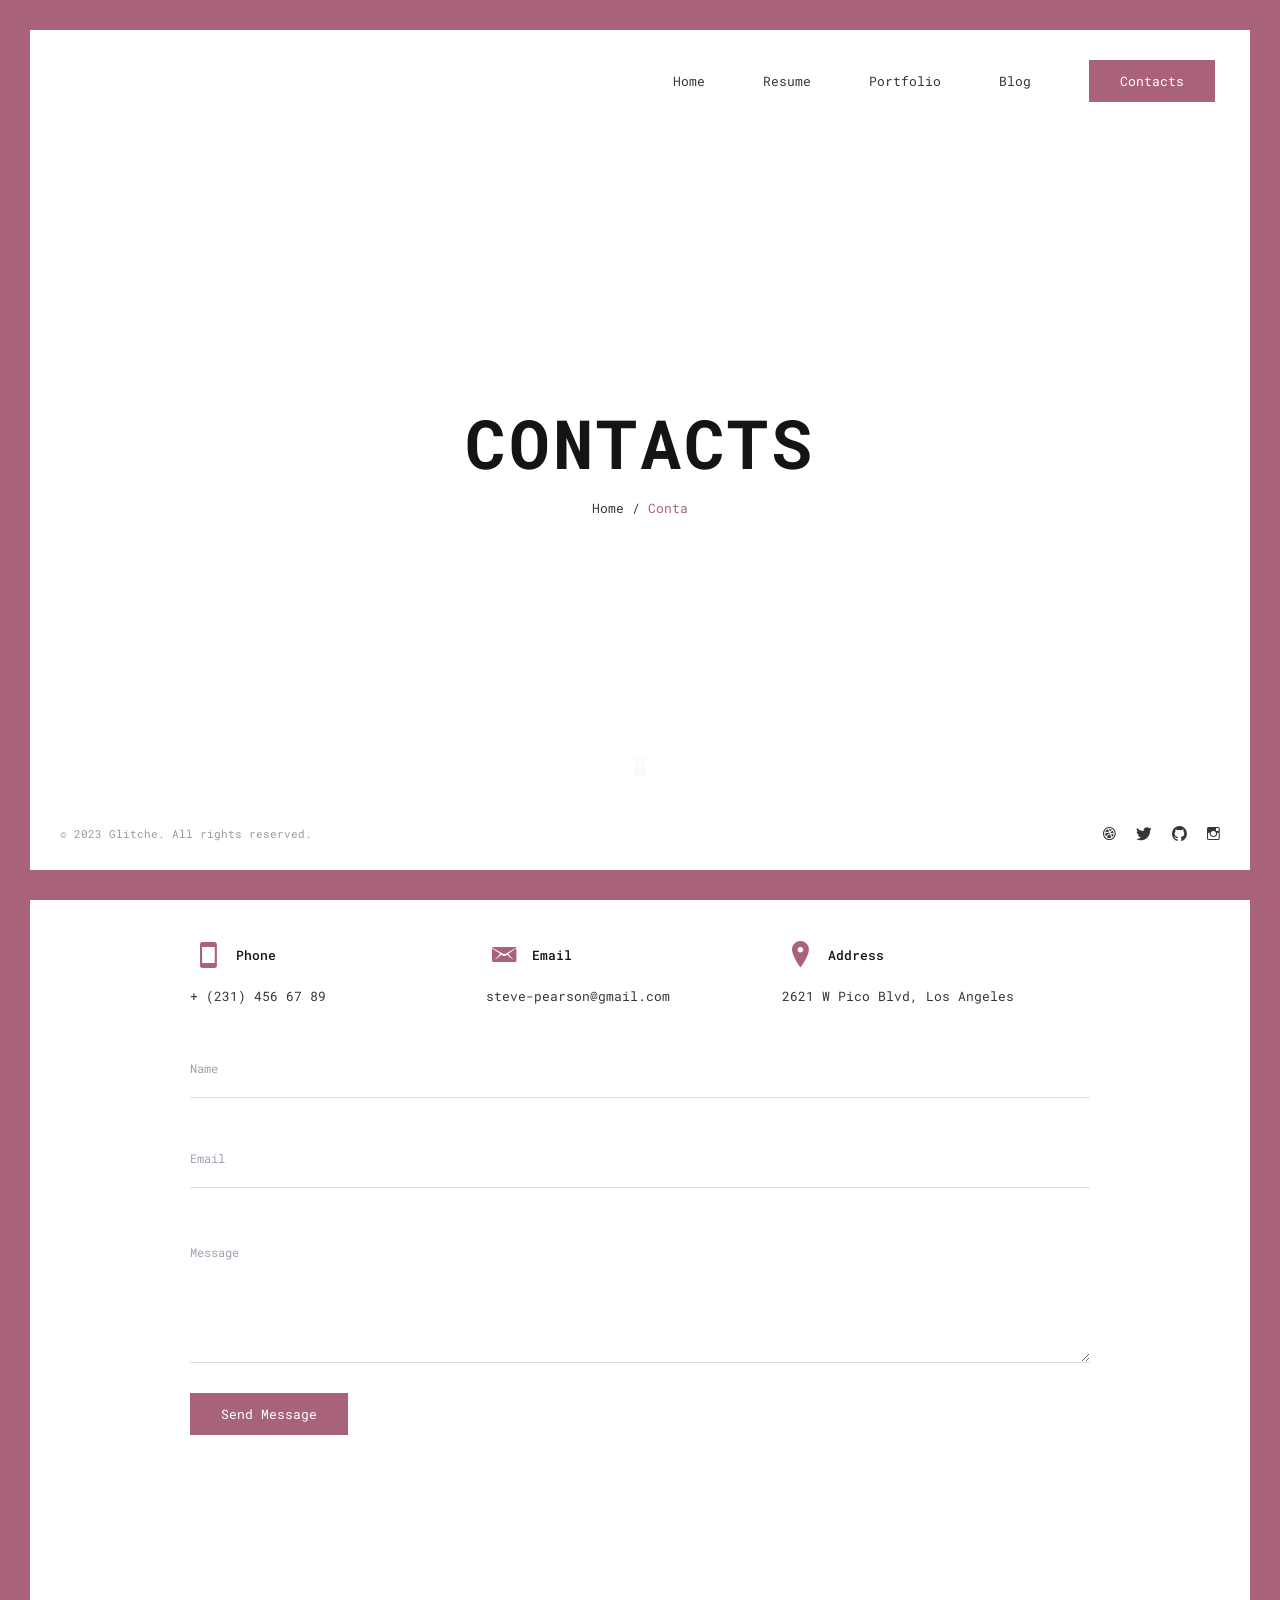
<file: contacts.html>
<!DOCTYPE html>
<html lang="en">
<head>
	
	<!-- Basic -->
    <meta http-equiv="Content-Type" content="text/html; charset=utf-8" />
	<title>Glitche - Contacts</title>
	<meta name="description" content="">
	<meta name="keywords" content="">
	
	<!-- Mobile Specific Metas -->
	<meta name="viewport" content="width=device-width, initial-scale=1, maximum-scale=1" />
	
	<!-- Load Fonts -->
	<link href='https://fonts.googleapis.com/css?family=Roboto+Mono:400,100,300italic,300,100italic,400italic,500,500italic,700,700italic&amp;subset=latin,cyrillic' rel='stylesheet'>
	
	<!-- CSS -->
	<link rel="stylesheet" href="assets/css/glitche-basic.css" />
	<link rel="stylesheet" href="assets/css/ionicons.css" />
	<link rel="stylesheet" href="assets/css/magnific-popup.css" />
	<link rel="stylesheet" href="assets/css/animate.css" />
	<link rel="stylesheet" href="assets/css/main.css" />
	<link rel="stylesheet" href="assets/css/custom.css" />
	<link rel="stylesheet" href="assets/css/skills.css" />
	
	<!-- Dark Mode -->
	<!-- <link rel="stylesheet" href="assets/css/dark.css" /> -->
	
	<!--[if lt IE 9]>
	<script src="http://css3-mediaqueries-js.googlecode.com/svn/trunk/css3-mediaqueries.js"></script>
	<script src="http://html5shim.googlecode.com/svn/trunk/html5.js"></script>
	<![endif]-->
	
	<!-- Favicons -->
	<link rel="shortcut icon" href="assets/images/favicons/favicon.ico">
	
</head>

<body>	
	
	<!-- Preloader -->
	<div class="preloader">
		<div class="centrize full-width">
			<div class="vertical-center">
				<div class="pre-inner">
					<div class="load typing-load"><p>loading...</p></div>
					<span class="typed-load"></span>
				</div>
			</div>
		</div>
	</div>
	
	<!-- Container -->
	<div class="container">
		
		<!-- Header -->
		<header class="fixed left-0 top-[30px] w-full z-[100] text-right bg-white opacity-100 visible">
			<div class="head-top px-[65px] pt-[30px] pb-[15px]">
				<a href="#" class="menu-btn"><span></span></a>
				<div class="top-menu">
					<ul>
						<li class="ml-[50px] inline-block align-top"><a href="index.html" class="lnk block mt-[12px]">Home</a></li>
						<li class="ml-[50px] inline-block align-top"><a href="resume.html" class="lnk block mt-[12px]">Resume</a></li>
						<li class="ml-[50px] inline-block align-top"><a href="portfolio.html" class="lnk block mt-[12px]">Portfolio</a></li>
						<li class="ml-[50px] inline-block align-top"><a href="blog.html" class="lnk block mt-[12px]">Blog</a></li>
						<li class="active ml-[50px] inline-block align-top"><a href="contacts.html" class="btn mt-0">Contacts</a></li>
					</ul>
				</div>
			</div>
		</header>
		
		<!-- Wrapper -->
		<div class="wrapper">
		
			<!-- Started -->
			<div class="section started relative z-[97] opacity-100 visible text-center p-0 m-0">
				<div class="centrize full-width">
					<div class="vertical-center">
						<div class="started-content inline-block align-middle text-center relative">
							<div class="h-title text-[68px] font-roboto text-[#141414] font-bold uppercase tracking-[0.04em] mx-0 mt-[10px] mb-[5px] glitch-effect" data-text="Contacts">Contacts</div>
							<div class="h-subtitle typing-bread text-[13px]">
								<p><a href="index.html">Home</a> / <span class="text-extra-color">Contacts</span></p>
							</div>
							<span class="typed-bread"></span>
						</div>
					</div>
				</div>
				<a href="#" class="mouse_btn text-[24px] text-extra-color text-center absolute w-[20px] h-[40px] left-1/2 bottom-[80px] ml-[-10px]"><span class="ion ion-mouse relative top-0"></span></a>
			</div>
			
			<!-- Contacts Info -->
			<div class="section contacts relative z-[97] px-[80px] pt-0 pb-[150px] opacity-100 visible">
				<div class="content relative">
					<div class="title relative">
						<div class="title_inner inline-block align-middle text-center relative leading-[18px] text-[13px] text-[#141414] uppercase tracking-[0.04em]">Contacts</div>
					</div>
					<div class="service-items">
						<div class="service-item inline-block align-top w-[28%] mt-[50px] mr-[4%] mb-0 ml-0 text-left">
							<div class="icon float-left w-[36px] text-center text-[30px] text-extra-color"><span class="ion ion-android-phone-portrait block"></span></div>
							<div class="name font-medium text-[13px] text-[#141414] mt-[6px] mr-0 mb-0 ml-[46px]">Phone</div>
							<p class="!mt-[20px] !mb-0">
								+ (231) 456 67 89
							</p>
						</div>
						<div class="service-item inline-block align-top w-[28%] mt-[50px] mr-[4%] mb-0 ml-0 text-left">
							<div class="icon float-left w-[36px] text-center text-[30px] text-extra-color"><span class="ion ion-email block"></span></div>
							<div class="name font-medium text-[13px] text-[#141414] mt-[6px] mr-0 mb-0 ml-[46px]">Email</div>
							<p class="!mt-[20px] !mb-0">
								<a href="mailto:steve-pearson@gmail.com">steve-pearson@gmail.com</a>
							</p>
						</div>
						<div class="service-item inline-block align-top w-[28%] mt-[50px] mr-[4%] mb-0 ml-0 text-left">
							<div class="icon float-left w-[36px] text-center text-[30px] text-extra-color"><span class="ion ion-ios-location block"></span></div>
							<div class="name font-medium text-[13px] text-[#141414] mt-[6px] mr-0 mb-0 ml-[46px]">Address</div>
							<p class="!mt-[20px] !mb-0">
								2621 W Pico Blvd, Los Angeles
							</p>
						</div>
					</div>
					<div class="contact_form mt-[30px]">
						<form id="cform" method="post">
							<div class="group-val">
								<input type="text" name="name" placeholder="Name" />
							</div>
							<div class="group-val">
								<input type="text" name="email" placeholder="Email" />
							</div>
							<div class="group-val ct-gr">
								<textarea class="!mt-[55px]" name="message" placeholder="Message"></textarea>
							</div>
							<a href="#" class="btn fill" onclick="$('#cform').submit(); return false;" data-text="Send Message">Send Message</a>
						</form>
						<div class="alert-success">
							<p>
								Thanks, your message is sent successfully. We will contact you shortly!
							</p>
						</div>
					</div>
				</div>
			</div>
		
		</div>
		
		<!-- Footer -->
		<footer class="fixed bottom-[25px] left-0 px-[60px] pt-[15px] pb-[30px] w-full bg-white z-[100] opacity-100 visible">
			<div class="soc float-right">
				<a class="inline-block align-middle ml-[12px]" target="_blank" href="https://dribbble.com/"><span class="ion ion-social-dribbble text-[17px] text-[#363636]"></span></a>
				<a class="inline-block align-middle ml-[12px]" target="_blank" href="https://twitter.com/"><span class="ion ion-social-twitter text-[17px] text-[#363636]"></span></a>
				<a class="inline-block align-middle ml-[12px]" target="_blank" href="https://github.com/"><span class="ion ion-social-github text-[17px] text-[#363636]"></span></a>
				<a class="inline-block align-middle ml-[12px]" target="_blank" href="https://www.instagram.com/"><span class="ion ion-social-instagram-outline text-[17px] text-[#363636]"></span></a>
			</div>
			<div class="copy float-left pt-[2px] text-[11px] text-[#999]">© 2023 Glitche. All rights reserved.</div>
			<div class="clr"></div>
		</footer>
		
		<!-- Lines -->
		<div class="line top"></div>
		<div class="line bottom"></div>
		<div class="line left"></div>
		<div class="line right"></div>
		
	</div>
	
	<!-- jQuery Scripts -->
    <script src="assets/js/jquery.min.js"></script>
	<script src="assets/js/jquery.validate.js"></script>
	<script src="assets/js/typed.js"></script>
	<script src="assets/js/magnific-popup.js"></script>
	<script src="assets/js/imagesloaded.pkgd.js"></script>
	<script src="assets/js/isotope.pkgd.js"></script>
	
	<!-- Main Scripts -->
	<script src="assets/js/glitche-scripts.js"></script>
	
</body>
</html>
</file>
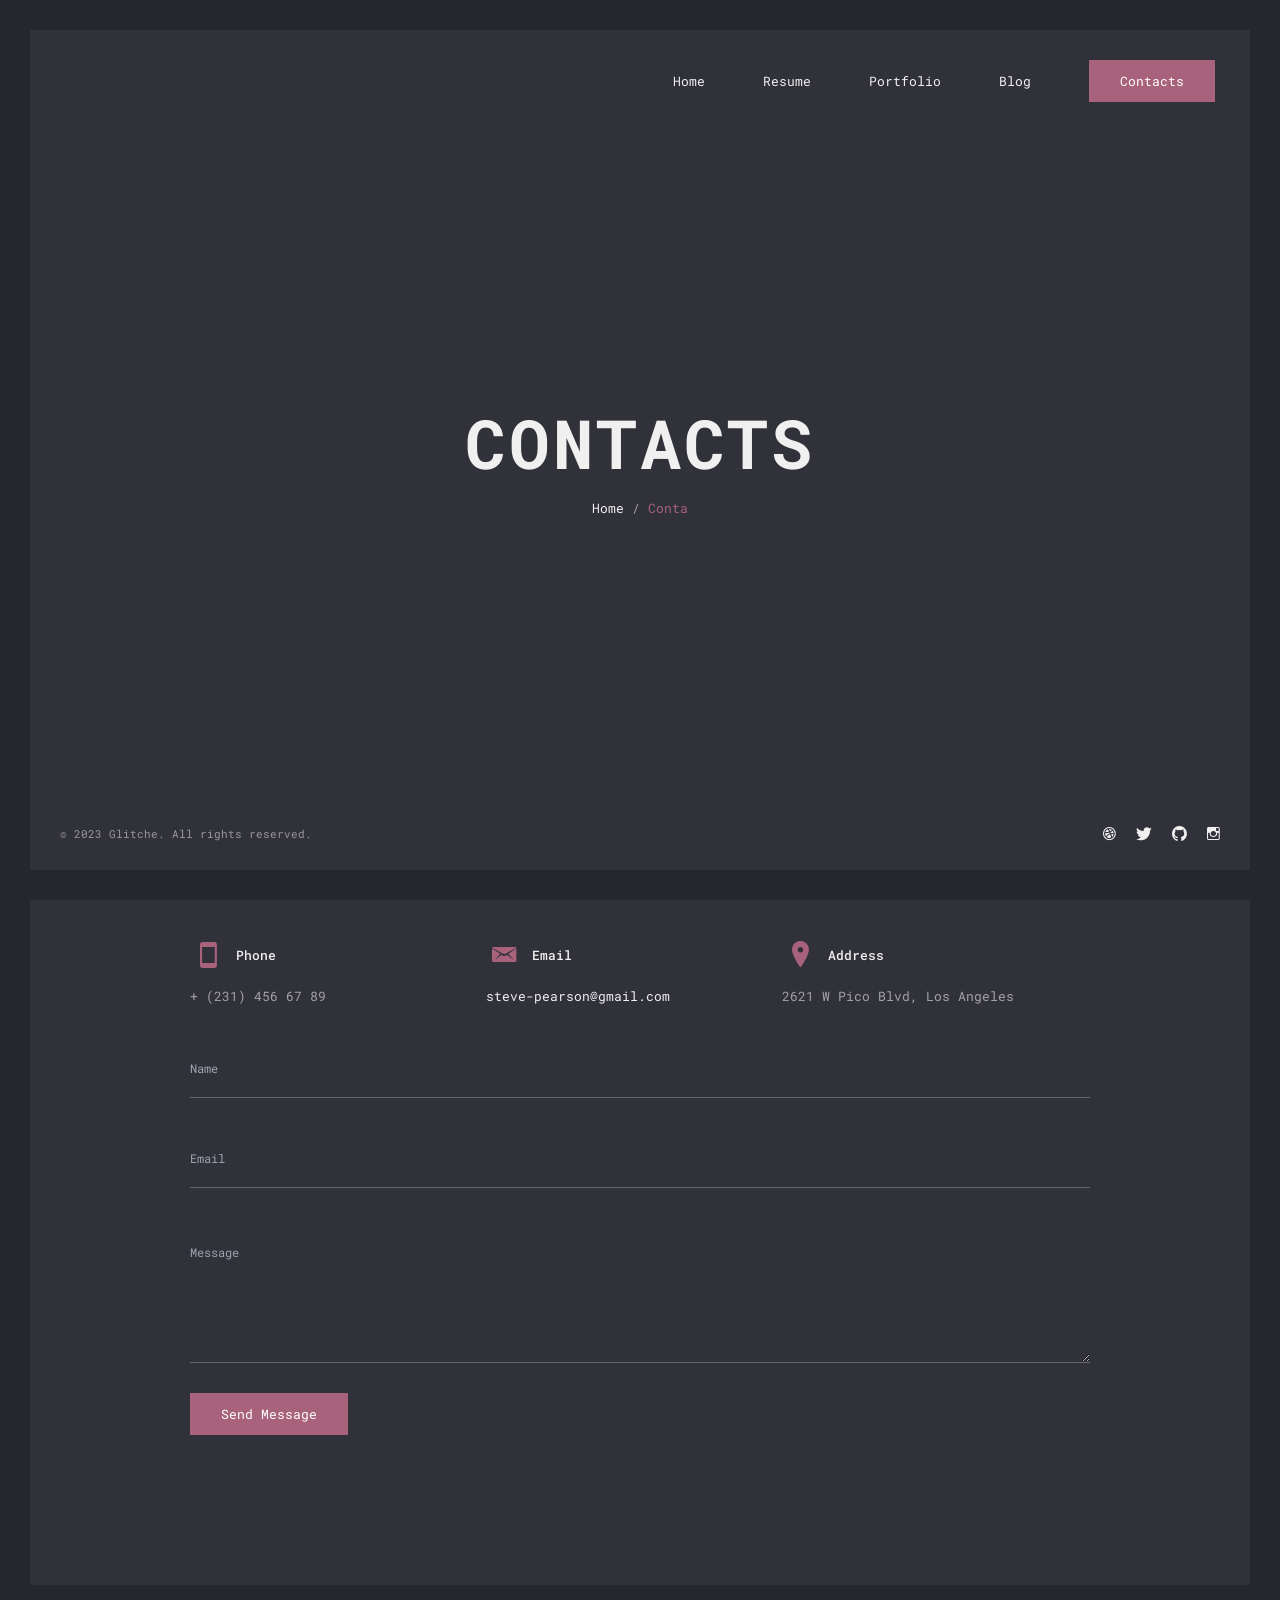
<file: contacts_dark.html>
<!DOCTYPE html>
<html lang="en">
<head>
	
	<!-- Basic -->
    <meta http-equiv="Content-Type" content="text/html; charset=utf-8" />
	<title>Glitche - Contacts</title>
	<meta name="description" content="">
	<meta name="keywords" content="">
	
	<!-- Mobile Specific Metas -->
	<meta name="viewport" content="width=device-width, initial-scale=1, maximum-scale=1" />
	
	<!-- Load Fonts -->
	<link href='https://fonts.googleapis.com/css?family=Roboto+Mono:400,100,300italic,300,100italic,400italic,500,500italic,700,700italic&amp;subset=latin,cyrillic' rel='stylesheet'>
	
	<!-- CSS -->
	<link rel="stylesheet" href="assets/css/glitche-basic.css" />
	<link rel="stylesheet" href="assets/css/ionicons.css" />
	<link rel="stylesheet" href="assets/css/magnific-popup.css" />
	<link rel="stylesheet" href="assets/css/animate.css" />
	<link rel="stylesheet" href="assets/css/main.css" />
	<link rel="stylesheet" href="assets/css/custom.css" />
	<link rel="stylesheet" href="assets/css/skills.css" />
	
	<!-- Dark Mode -->
	<link rel="stylesheet" href="assets/css/dark.css" />
	
	<!--[if lt IE 9]>
	<script src="http://css3-mediaqueries-js.googlecode.com/svn/trunk/css3-mediaqueries.js"></script>
	<script src="http://html5shim.googlecode.com/svn/trunk/html5.js"></script>
	<![endif]-->
	
	<!-- Favicons -->
	<link rel="shortcut icon" href="assets/images/favicons/favicon.ico">
	
</head>

<body>	
	
	<!-- Preloader -->
	<div class="preloader">
		<div class="centrize full-width">
			<div class="vertical-center">
				<div class="pre-inner">
					<div class="load typing-load"><p>loading...</p></div>
					<span class="typed-load"></span>
				</div>
			</div>
		</div>
	</div>
	
	<!-- Container -->
	<div class="container">
		
		<!-- Header -->
		<header class="fixed left-0 top-[30px] w-full z-[100] text-right bg-white opacity-100 visible">
			<div class="head-top px-[65px] pt-[30px] pb-[15px]">
				<a href="#" class="menu-btn"><span></span></a>
				<div class="top-menu">
					<ul>
						<li class="ml-[50px] inline-block align-top"><a href="index_dark.html" class="lnk block mt-[12px]">Home</a></li>
						<li class="ml-[50px] inline-block align-top"><a href="resume_dark.html" class="lnk block mt-[12px]">Resume</a></li>
						<li class="ml-[50px] inline-block align-top"><a href="portfolio_dark.html" class="lnk block mt-[12px]">Portfolio</a></li>
						<li class="ml-[50px] inline-block align-top"><a href="blog_dark.html" class="lnk block mt-[12px]">Blog</a></li>
						<li class="active ml-[50px] inline-block align-top"><a href="contacts_dark.html" class="btn mt-0">Contacts</a></li>
					</ul>
				</div>
			</div>
		</header>
		
		<!-- Wrapper -->
		<div class="wrapper">
		
			<!-- Started -->
			<div class="section started relative z-[97] opacity-100 visible text-center p-0 m-0">
				<div class="centrize full-width">
					<div class="vertical-center">
						<div class="started-content inline-block align-middle text-center relative">
							<div class="h-title text-[68px] font-roboto text-[#141414] font-bold uppercase tracking-[0.04em] mx-0 mt-[10px] mb-[5px] glitch-effect" data-text="Contacts">Contacts</div>
							<div class="h-subtitle typing-bread text-[13px]">
								<p><a href="index_dark.html">Home</a> / <span class="text-extra-color">Contacts</span></p>
							</div>
							<span class="typed-bread"></span>
						</div>
					</div>
				</div>
				<a href="#" class="mouse_btn text-[24px] text-extra-color text-center absolute w-[20px] h-[40px] left-1/2 bottom-[80px] ml-[-10px]"><span class="ion ion-mouse relative top-0"></span></a>
			</div>
			
			<!-- Contacts Info -->
			<div class="section contacts relative z-[97] px-[80px] pt-0 pb-[150px] opacity-100 visible">
				<div class="content relative">
					<div class="title relative">
						<div class="title_inner inline-block align-middle text-center relative leading-[18px] text-[13px] text-[#141414] uppercase tracking-[0.04em]">Contacts</div>
					</div>
					<div class="service-items">
						<div class="service-item inline-block align-top w-[28%] mt-[50px] mr-[4%] mb-0 ml-0 text-left">
							<div class="icon float-left w-[36px] text-center text-[30px] text-extra-color"><span class="ion ion-android-phone-portrait block"></span></div>
							<div class="name font-medium text-[13px] text-[#141414] mt-[6px] mr-0 mb-0 ml-[46px]">Phone</div>
							<p class="!mt-[20px] !mb-0">
								+ (231) 456 67 89
							</p>
						</div>
						<div class="service-item inline-block align-top w-[28%] mt-[50px] mr-[4%] mb-0 ml-0 text-left">
							<div class="icon float-left w-[36px] text-center text-[30px] text-extra-color"><span class="ion ion-email block"></span></div>
							<div class="name font-medium text-[13px] text-[#141414] mt-[6px] mr-0 mb-0 ml-[46px]">Email</div>
							<p class="!mt-[20px] !mb-0">
								<a href="mailto:steve-pearson@gmail.com">steve-pearson@gmail.com</a>
							</p>
						</div>
						<div class="service-item inline-block align-top w-[28%] mt-[50px] mr-[4%] mb-0 ml-0 text-left">
							<div class="icon float-left w-[36px] text-center text-[30px] text-extra-color"><span class="ion ion-ios-location block"></span></div>
							<div class="name font-medium text-[13px] text-[#141414] mt-[6px] mr-0 mb-0 ml-[46px]">Address</div>
							<p class="!mt-[20px] !mb-0">
								2621 W Pico Blvd, Los Angeles
							</p>
						</div>
					</div>
					<div class="contact_form mt-[30px]">
						<form id="cform" method="post">
							<div class="group-val">
								<input type="text" name="name" placeholder="Name" />
							</div>
							<div class="group-val">
								<input type="text" name="email" placeholder="Email" />
							</div>
							<div class="group-val ct-gr">
								<textarea class="!mt-[55px]" name="message" placeholder="Message"></textarea>
							</div>
							<a href="#" class="btn fill" onclick="$('#cform').submit(); return false;" data-text="Send Message">Send Message</a>
						</form>
						<div class="alert-success">
							<p>
								Thanks, your message is sent successfully. We will contact you shortly!
							</p>
						</div>
					</div>
				</div>
			</div>
		
		</div>
		
		<!-- Footer -->
		<footer class="fixed bottom-[25px] left-0 px-[60px] pt-[15px] pb-[30px] w-full bg-white z-[100] opacity-100 visible">
			<div class="soc float-right">
				<a class="inline-block align-middle ml-[12px]" target="_blank" href="https://dribbble.com/"><span class="ion ion-social-dribbble text-[17px] text-[#363636]"></span></a>
				<a class="inline-block align-middle ml-[12px]" target="_blank" href="https://twitter.com/"><span class="ion ion-social-twitter text-[17px] text-[#363636]"></span></a>
				<a class="inline-block align-middle ml-[12px]" target="_blank" href="https://github.com/"><span class="ion ion-social-github text-[17px] text-[#363636]"></span></a>
				<a class="inline-block align-middle ml-[12px]" target="_blank" href="https://www.instagram.com/"><span class="ion ion-social-instagram-outline text-[17px] text-[#363636]"></span></a>
			</div>
			<div class="copy float-left pt-[2px] text-[11px] text-[#999]">© 2023 Glitche. All rights reserved.</div>
			<div class="clr"></div>
		</footer>
		
		<!-- Lines -->
		<div class="line top"></div>
		<div class="line bottom"></div>
		<div class="line left"></div>
		<div class="line right"></div>
		
	</div>
	
	<!-- jQuery Scripts -->
    <script src="assets/js/jquery.min.js"></script>
	<script src="assets/js/jquery.validate.js"></script>
	<script src="assets/js/typed.js"></script>
	<script src="assets/js/magnific-popup.js"></script>
	<script src="assets/js/imagesloaded.pkgd.js"></script>
	<script src="assets/js/isotope.pkgd.js"></script>
	
	<!-- Main Scripts -->
	<script src="assets/js/glitche-scripts.js"></script>
	
</body>
</html>
</file>
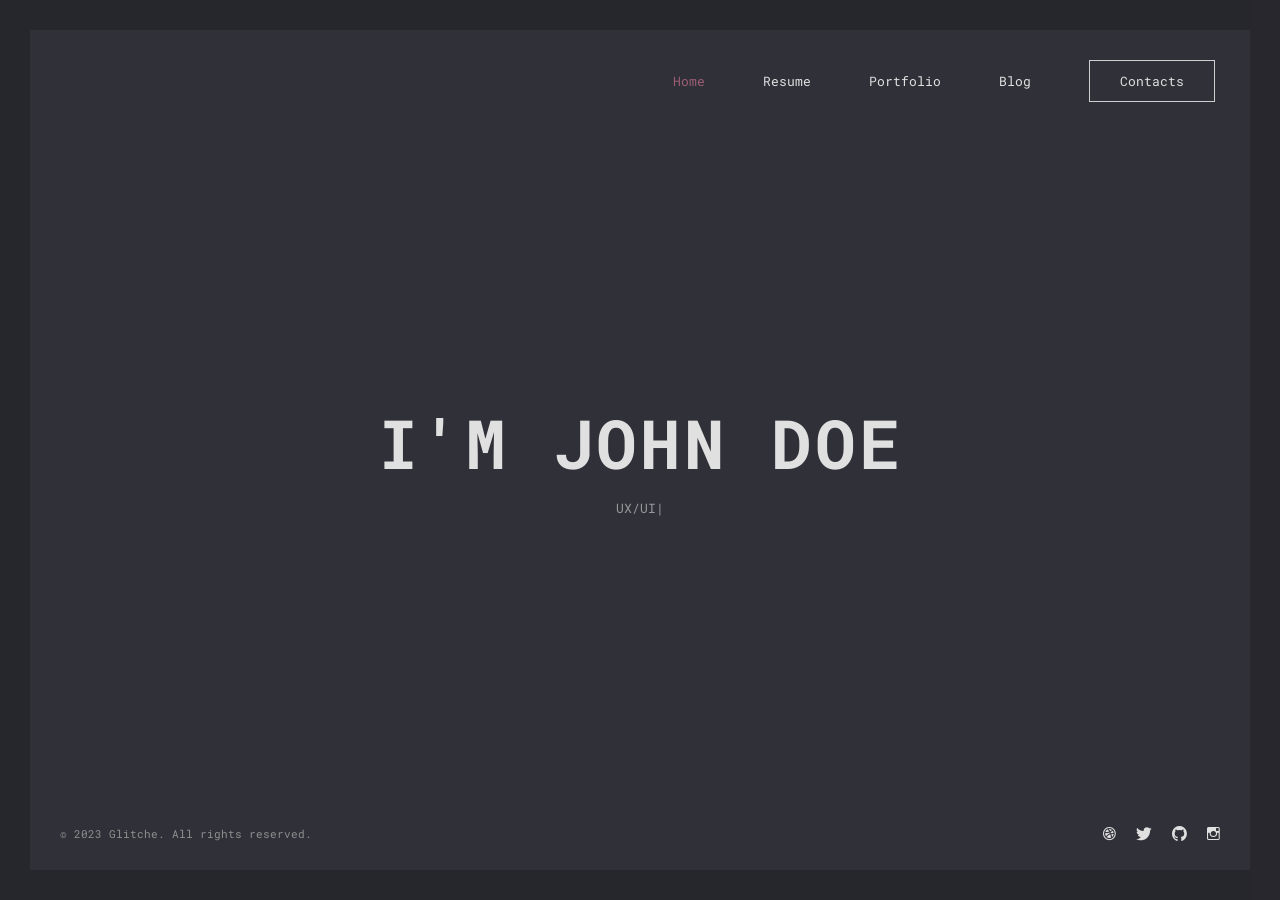
<file: index_dark.html>
<!DOCTYPE html>
<html lang="en">
<head>
	
	<!-- Basic -->
    <meta http-equiv="Content-Type" content="text/html; charset=utf-8" />
	<title>Glitche - CV/Resume/Portfolio Template</title>
	<meta name="description" content="">
	<meta name="keywords" content="">
	
	<!-- Mobile Specific Metas -->
	<meta name="viewport" content="width=device-width, initial-scale=1, maximum-scale=1" />
	
	<!-- Load Fonts -->
	<link href='https://fonts.googleapis.com/css?family=Roboto+Mono:400,100,300italic,300,100italic,400italic,500,500italic,700,700italic&amp;subset=latin,cyrillic' rel='stylesheet'>
	
	<!-- CSS -->
	<link rel="stylesheet" href="assets/css/glitche-basic.css" />
	<link rel="stylesheet" href="assets/css/ionicons.css" />
	<link rel="stylesheet" href="assets/css/magnific-popup.css" />
	<link rel="stylesheet" href="assets/css/animate.css" />
	<link rel="stylesheet" href="assets/css/main.css" />
	<link rel="stylesheet" href="assets/css/custom.css" />
	<link rel="stylesheet" href="assets/css/skills.css" />
	
	<!-- Dark Mode -->
	<link rel="stylesheet" href="assets/css/dark.css" />
	
	<!--[if lt IE 9]>
	<script src="http://css3-mediaqueries-js.googlecode.com/svn/trunk/css3-mediaqueries.js"></script>
	<script src="http://html5shim.googlecode.com/svn/trunk/html5.js"></script>
	<![endif]-->
	
	<!-- Favicons -->
	<link rel="shortcut icon" href="assets/images/favicons/favicon.ico">
	
</head>

<body>	
	
	<!-- Preloader -->
	<div class="preloader">
		<div class="centrize full-width">
			<div class="vertical-center">
				<div class="pre-inner">
					<div class="load typing-load"><p>loading...</p></div>
					<span class="typed-load"></span>
				</div>
			</div>
		</div>
	</div>
	
	<!-- Container -->
	<div class="container">
		
		<!-- Header -->
		<header class="fixed left-0 top-[30px] w-full z-[100] text-right bg-white opacity-100 visible">
			<div class="head-top px-[65px] pt-[30px] pb-[15px]">
				<a href="#" class="menu-btn"><span></span></a>
				<div class="top-menu">
					<ul>
						<li class="active ml-[50px] inline-block align-top"><a href="index_dark.html" class="lnk block mt-[12px]">Home</a></li>
						<li class="ml-[50px] inline-block align-top"><a href="resume_dark.html" class="lnk block mt-[12px]">Resume</a></li>
						<li class="ml-[50px] inline-block align-top"><a href="portfolio_dark.html" class="lnk block mt-[12px]">Portfolio</a></li>
						<li class="ml-[50px] inline-block align-top"><a href="blog_dark.html" class="lnk block mt-[12px]">Blog</a></li>
						<li class="ml-[50px] inline-block align-top"><a href="contacts_dark.html" class="btn mt-0">Contacts</a></li>
					</ul>
				</div>
			</div>
		</header>
		
		<!-- Wrapper -->
		<div class="wrapper">
		
			<!-- Started -->
			<div class="section started relative z-[97] opacity-100 visible text-center p-0 m-0">
				<div class="centrize full-width">
					<div class="vertical-center">
						<div class="started-content inline-block align-middle text-center relative">
							<div class="h-title text-[68px] font-roboto text-[#141414] font-bold uppercase tracking-[0.04em] mx-0 mt-[10px] mb-[5px] glitch-effect" data-text="I'm John Doe">I'm <span>John Doe</span></div>
							<div class="h-subtitle text-[13px] typing-subtitle">
								<p>UX/UI Designer and Front-end Director.</p>
								<p>Based in Kiev.</p>
							</div>
							<span class="typed-subtitle text-[13px]"></span>
						</div>
					</div>
				</div>
			</div>
		
		</div>
		
		<!-- Footer -->
		<footer class="fixed bottom-[25px] left-0 px-[60px] pt-[15px] pb-[30px] w-full bg-white z-[100] opacity-100 visible">
			<div class="soc float-right">
				<a class="inline-block align-middle ml-[12px]" target="_blank" href="https://dribbble.com/"><span class="ion ion-social-dribbble text-[17px] text-[#363636]"></span></a>
				<a class="inline-block align-middle ml-[12px]" target="_blank" href="https://twitter.com/"><span class="ion ion-social-twitter text-[17px] text-[#363636]"></span></a>
				<a class="inline-block align-middle ml-[12px]" target="_blank" href="https://github.com/"><span class="ion ion-social-github text-[17px] text-[#363636]"></span></a>
				<a class="inline-block align-middle ml-[12px]" target="_blank" href="https://www.instagram.com/"><span class="ion ion-social-instagram-outline text-[17px] text-[#363636]"></span></a>
			</div>
			<div class="copy float-left pt-[2px] text-[11px] text-[#999]">© 2023 Glitche. All rights reserved.</div>
			<div class="clr"></div>
		</footer>
		
		<!-- Lines -->
		<div class="line top"></div>
		<div class="line bottom"></div>
		<div class="line left"></div>
		<div class="line right"></div>
		
	</div>
	
	<!-- jQuery Scripts -->
    <script src="assets/js/jquery.min.js"></script>
	<script src="assets/js/jquery.validate.js"></script>
	<script src="assets/js/typed.js"></script>
	<script src="assets/js/magnific-popup.js"></script>
	<script src="assets/js/imagesloaded.pkgd.js"></script>
	<script src="assets/js/isotope.pkgd.js"></script>
	
	<!-- Main Scripts -->
	<script src="assets/js/glitche-scripts.js"></script>
	
</body>
</html>
</file>
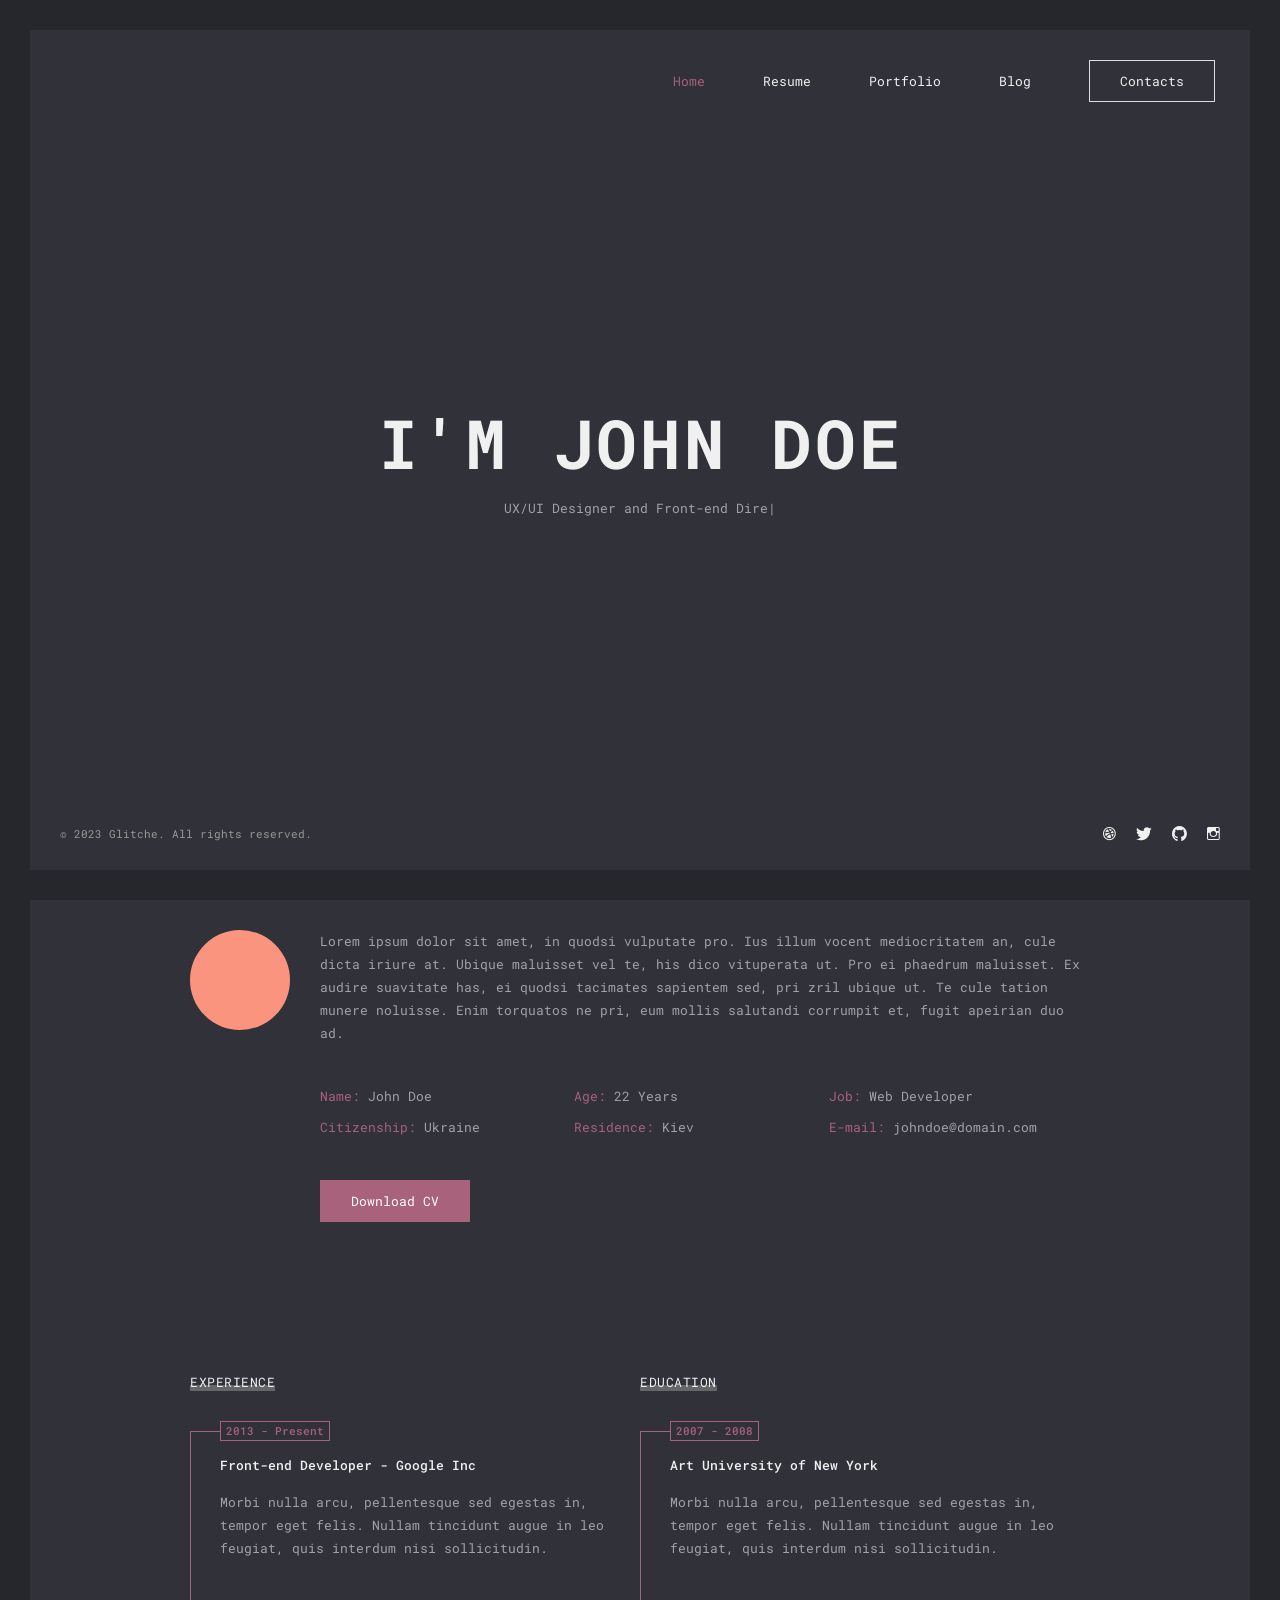
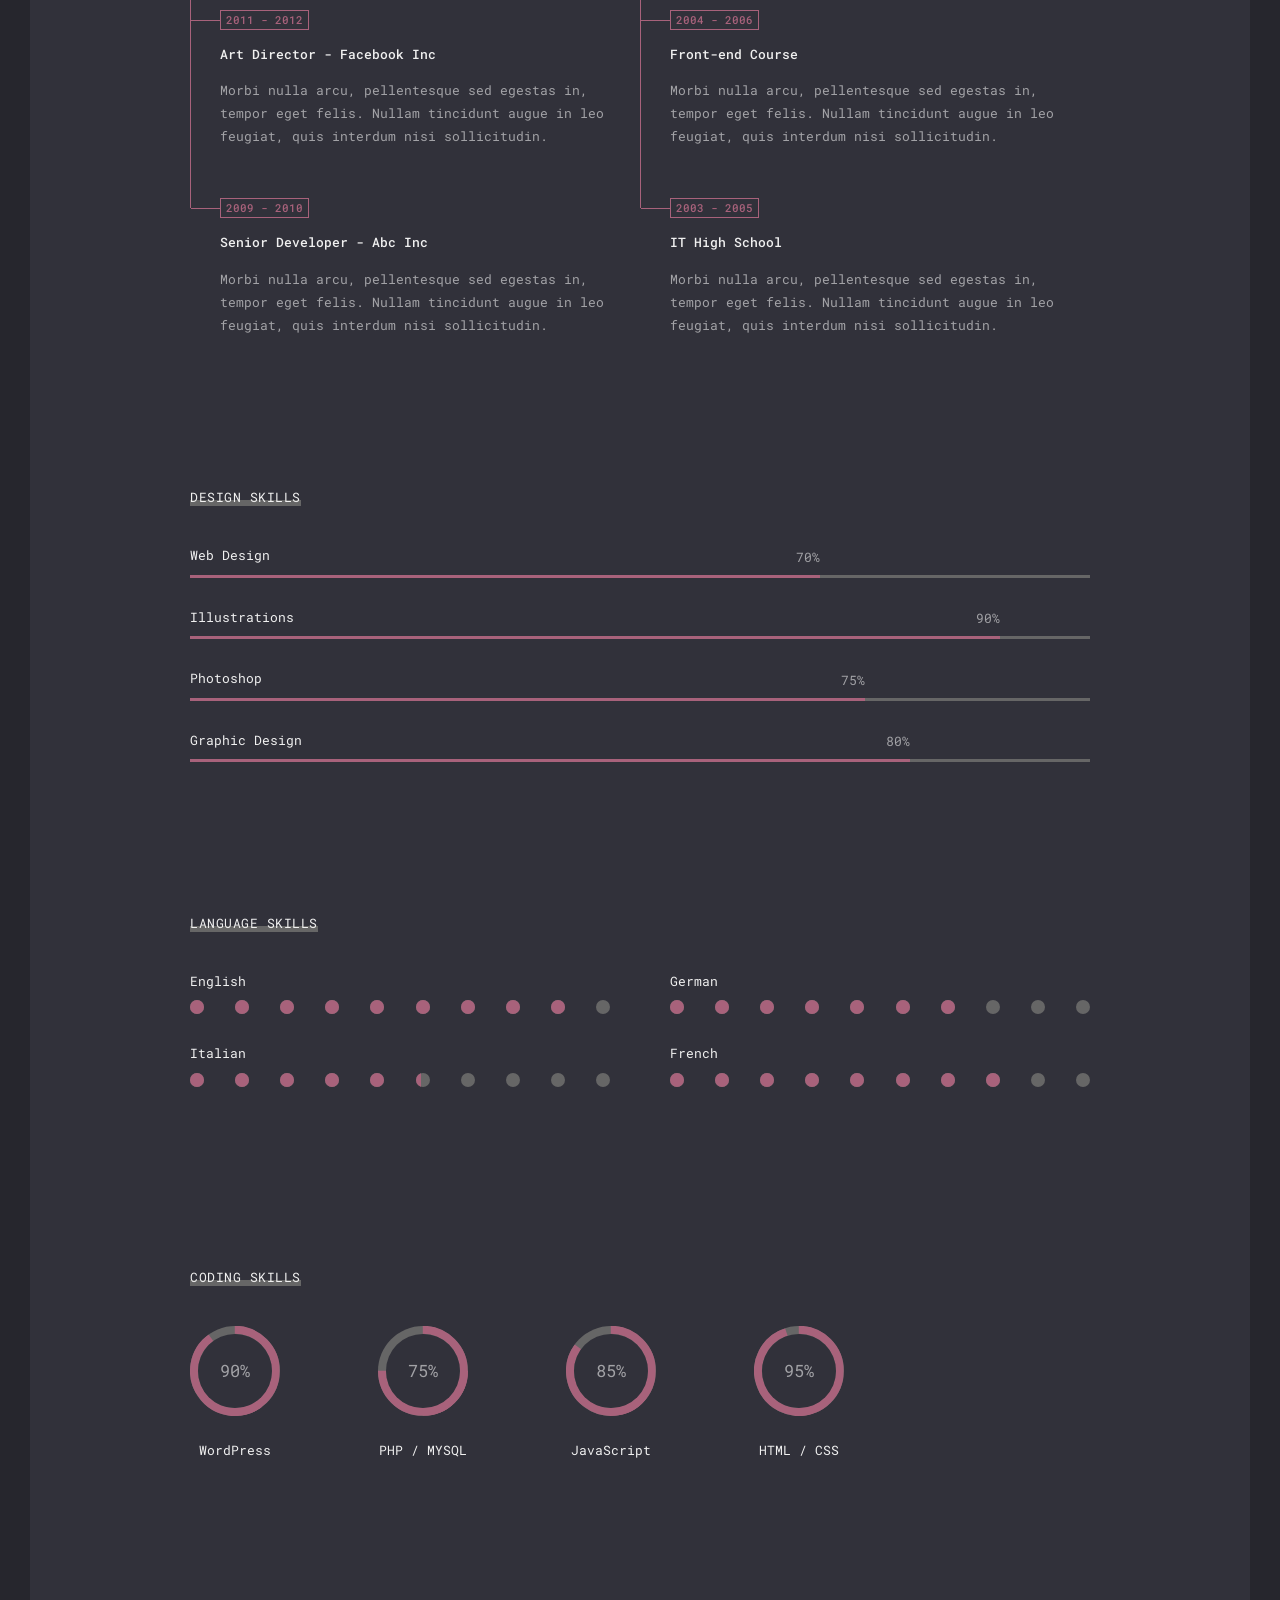
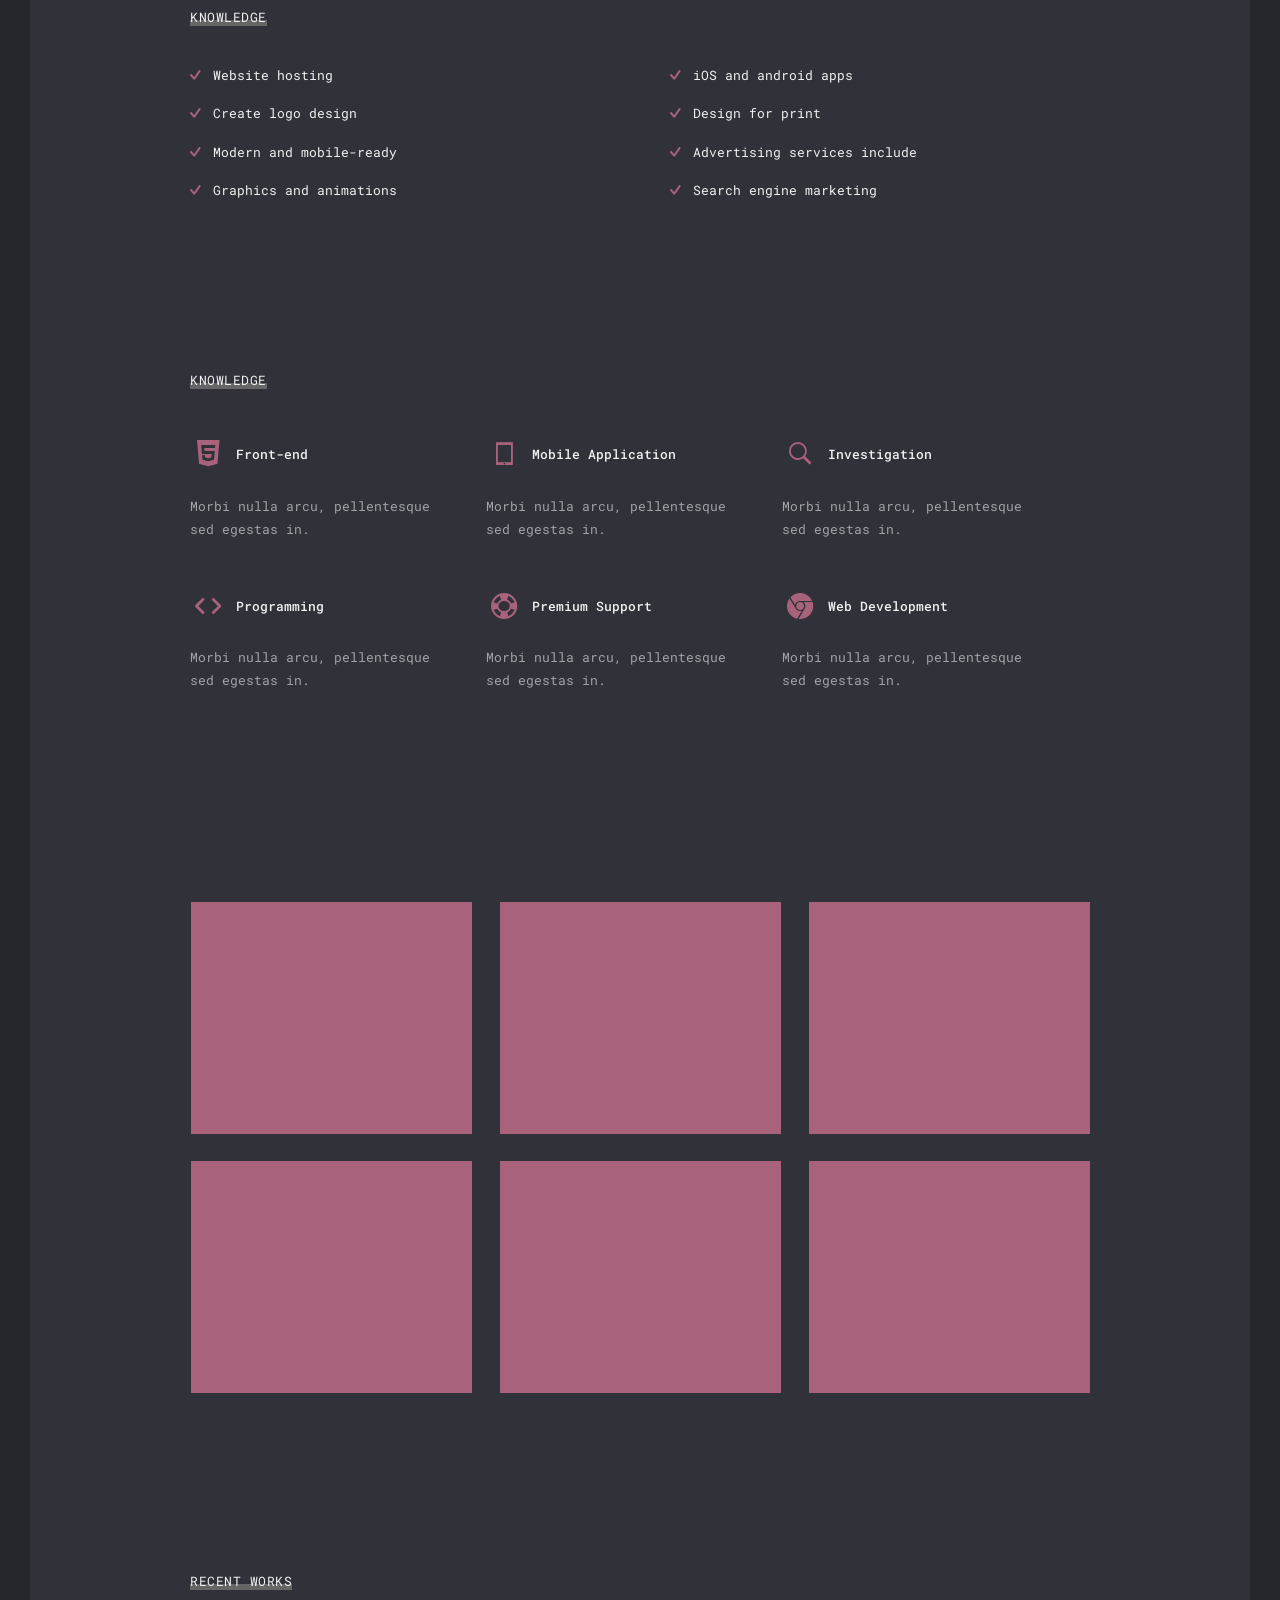
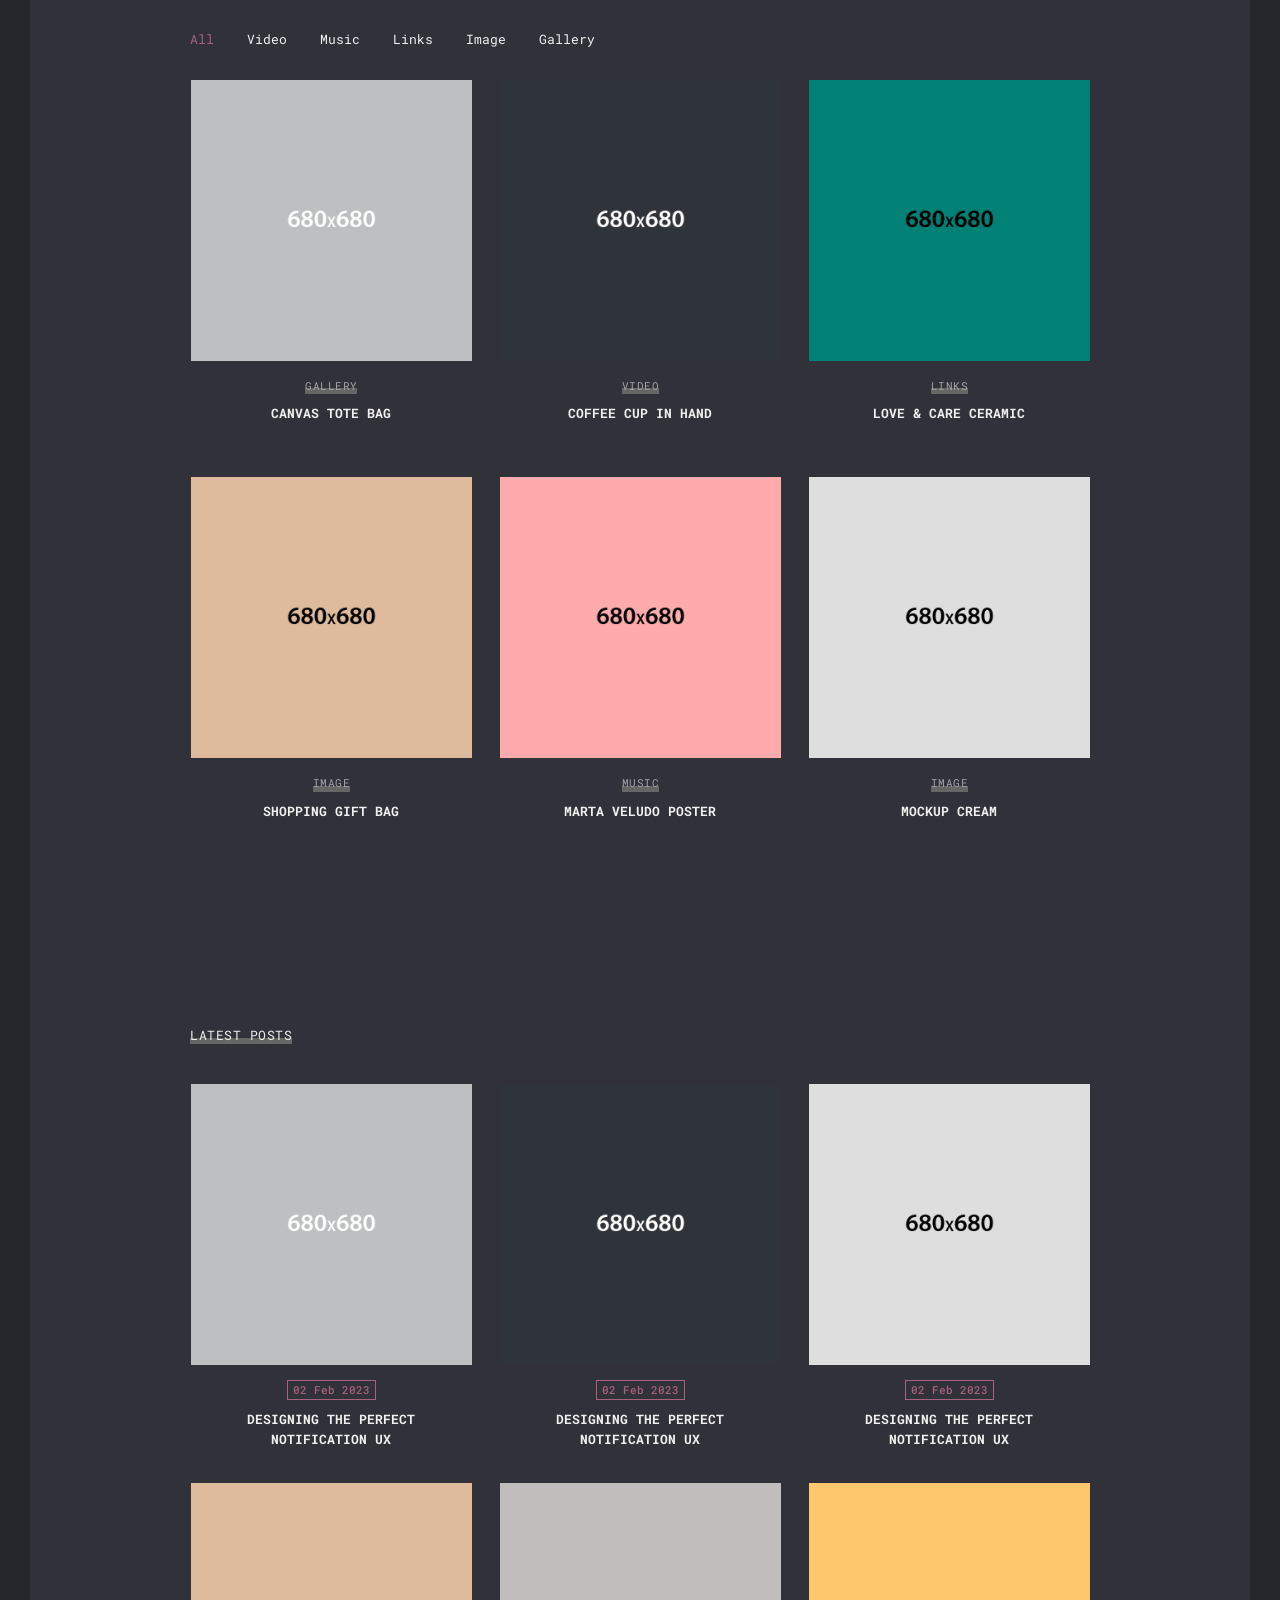
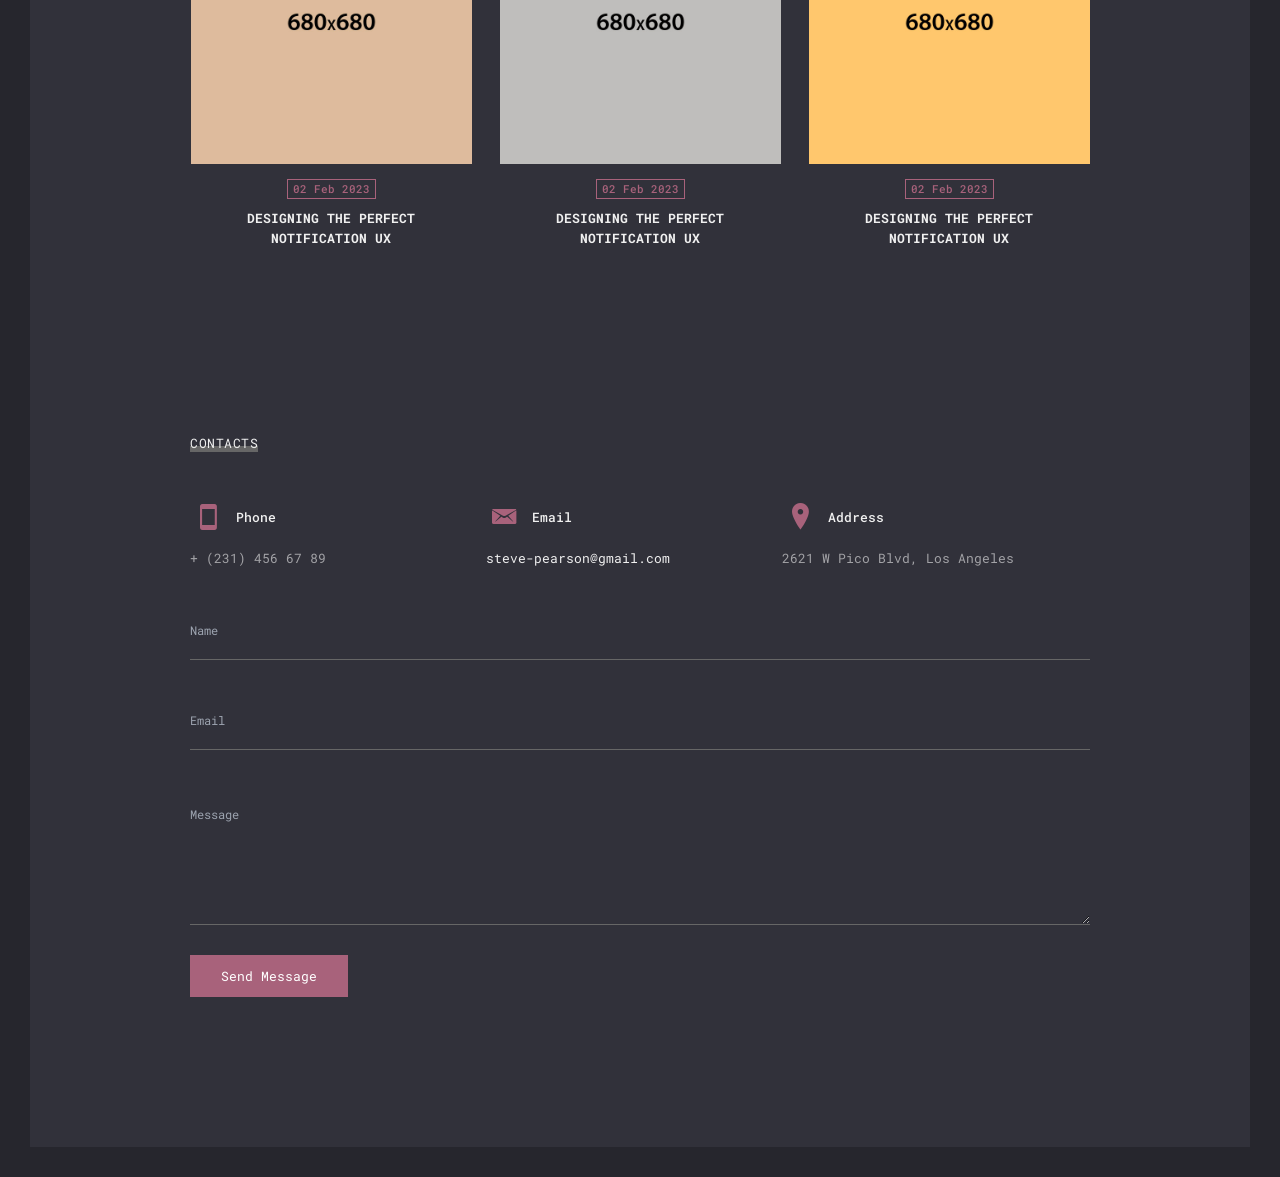
<file: index_onepage_dark.html>
<!DOCTYPE html>
<html lang="en">
<head>
	
	<!-- Basic -->
    <meta http-equiv="Content-Type" content="text/html; charset=utf-8" />
	<title>Glitche - CV/Resume/Portfolio Template</title>
	<meta name="description" content="">
	<meta name="keywords" content="">
	
	<!-- Mobile Specific Metas -->
	<meta name="viewport" content="width=device-width, initial-scale=1, maximum-scale=1" />
	
	<!-- Load Fonts -->
	<link href='https://fonts.googleapis.com/css?family=Roboto+Mono:400,100,300italic,300,100italic,400italic,500,500italic,700,700italic&amp;subset=latin,cyrillic' rel='stylesheet'>
	
	<!-- CSS -->
	<link rel="stylesheet" href="assets/css/glitche-basic.css" />
	<link rel="stylesheet" href="assets/css/ionicons.css" />
	<link rel="stylesheet" href="assets/css/magnific-popup.css" />
	<link rel="stylesheet" href="assets/css/animate.css" />
	<link rel="stylesheet" href="assets/css/main.css" />
	<link rel="stylesheet" href="assets/css/custom.css" />
	<link rel="stylesheet" href="assets/css/skills.css" />
	
	<!-- Dark Mode -->
	<link rel="stylesheet" href="assets/css/dark.css" />
	
	<!--[if lt IE 9]>
	<script src="http://css3-mediaqueries-js.googlecode.com/svn/trunk/css3-mediaqueries.js"></script>
	<script src="http://html5shim.googlecode.com/svn/trunk/html5.js"></script>
	<![endif]-->
	
	<!-- Favicons -->
	<link rel="shortcut icon" href="assets/images/favicons/favicon.ico">
	
</head>

<body>	
	
	<!-- Preloader -->
	<div class="preloader">
		<div class="centrize full-width">
			<div class="vertical-center">
				<div class="pre-inner">
					<div class="load typing-load"><p>loading...</p></div>
					<span class="typed-load"></span>
				</div>
			</div>
		</div>
	</div>
	
	<!-- Container -->
	<div class="container">
		
		<!-- Header -->
		<header class="fixed left-0 top-[30px] w-full z-[100] text-right bg-white opacity-100 visible">
			<div class="head-top px-[65px] pt-[30px] pb-[15px]">
				<a href="#" class="menu-btn"><span></span></a>
				<div class="top-menu">
					<ul class="anchor_nav">
						<li class="active ml-[50px] inline-block align-top"><a href="#section-home" class="lnk block mt-[12px]">Home</a></li>
						<li class="ml-[50px] inline-block align-top"><a href="#section-resume" class="lnk block mt-[12px]">Resume</a></li>
						<li class="ml-[50px] inline-block align-top"><a href="#section-portfolio" class="lnk block mt-[12px]">Portfolio</a></li>
						<li class="ml-[50px] inline-block align-top"><a href="#section-blog" class="lnk block mt-[12px]">Blog</a></li>
						<li class="ml-[50px] inline-block align-top"><a href="#section-contacts" class="btn mt-0">Contacts</a></li>
					</ul>
				</div>
			</div>
		</header>
		
		<!-- Wrapper -->
		<div class="wrapper">
		
			<!-- Started -->
			<div class="section started relative z-[97] opacity-100 visible text-center p-0 m-0" id="section-home">
				<div class="centrize full-width">
					<div class="vertical-center">
						<div class="started-content inline-block align-middle text-center relative">
							<div class="h-title text-[68px] font-roboto text-[#141414] font-bold uppercase tracking-[0.04em] mx-0 mt-[10px] mb-[5px] glitch-effect" data-text="I'm John Doe">I'm <span>John Doe</span></div>
							<div class="h-subtitle text-[13px] typing-subtitle">
								<p>UX/UI Designer and Front-end Director.</p>
								<p>Based in Kiev.</p>
							</div>
							<span class="typed-subtitle text-[13px]"></span>
						</div>
					</div>
				</div>
			</div>

			<!-- About -->
			<div class="section about relative z-[97] px-[80px] pt-0 pb-[150px] opacity-100 visible" id="section-resume">
				<div class="content relative">
					<div class="title relative mb-[40px]">
						<div class="title_inner inline-block align-middle text-center relative leading-[18px] text-[13px] text-[#141414] uppercase tracking-[0.04em]">About Me</div>
					</div>
					<div class="image float-left">
						<img class="w-full h-full rounded-[100px] inline-block" src="assets/images/man1.jpg" alt="" />
					</div>
					<div class="desc ml-[130px]">
						<p>
							Lorem ipsum dolor sit amet, in quodsi vulputate pro. Ius illum vocent mediocritatem an, cule dicta iriure at. Ubique maluisset vel te, 
							his dico vituperata ut. Pro ei phaedrum maluisset. Ex audire suavitate has, ei quodsi tacimates sapientem sed, pri zril ubique ut. Te 
							cule tation munere noluisse. Enim torquatos ne pri, eum mollis salutandi corrumpit et, fugit apeirian duo ad.
						</p>
						<div class="info-list mb-[42px]">
							<ul>
								<li class="inline-block align-top w-[32%] mt-[12px] mb-0 mx-0"><strong class="font-normal text-extra-color">Name:</strong> John Doe</li>
								<li class="inline-block align-top w-[32%] mt-[12px] mb-0 mx-0"><strong class="font-normal text-extra-color">Age:</strong> 22 Years</li>
								<li class="inline-block align-top w-[32%] mt-[12px] mb-0 mx-0"><strong class="font-normal text-extra-color">Job:</strong> Web Developer</li>
								<li class="inline-block align-top w-[32%] mt-[12px] mb-0 mx-0"><strong class="font-normal text-extra-color">Citizenship:</strong> Ukraine</li>
								<li class="inline-block align-top w-[32%] mt-[12px] mb-0 mx-0"><strong class="font-normal text-extra-color">Residence: </strong> Kiev</li>
								<li class="inline-block align-top w-[32%] mt-[12px] mb-0 mx-0"><strong class="font-normal text-extra-color">E-mail:</strong> johndoe@domain.com</li>
							</ul>
						</div>
						<div class="bts"><a href="#" class="btn fill" data-text="Download CV">Download CV</a></div>
					</div>
					<div class="clear"></div>
				</div>
			</div>
			
			<!-- Resume -->
			<div class="section resume relative z-[97] px-[80px] pt-0 pb-[150px] opacity-100 visible">
				<div class="content relative">
					<div class="cols">
						<div class="col col-md">
							<div class="title relative mb-[40px]">
								<div class="title_inner inline-block align-middle text-center relative leading-[18px] text-[13px] text-[#141414] uppercase tracking-[0.04em]">Experience</div>
							</div>
							<div class="resume-items">
								<div class="resume-item active relative px-[30px] pt-0 pb-[60px]">
									<div class="date relative top-[-10px] mx-0 mt-0 mb-[5px] inline-block py-0 px-[5px] h-[20px] leading-[18px] font-medium text-[11px] text-extra-color border-solid border-extra-color border">2013 - Present</div>
									<div class="name font-medium text-[#141414] mx-0 mt-0 mb-[15px]">Front-end Developer - Google Inc</div>
									<p class="!m-0">
										Morbi nulla arcu, pellentesque sed egestas in, tempor eget felis. Nullam tincidunt augue in leo feugiat, 
										quis interdum nisi sollicitudin.
									</p>
								</div>
								<div class="resume-item active relative px-[30px] pt-0 pb-[60px]">
									<div class="date relative top-[-10px] mx-0 mt-0 mb-[5px] inline-block py-0 px-[5px] h-[20px] leading-[18px] font-medium text-[11px] text-extra-color border-solid border-extra-color border">2011 - 2012</div>
									<div class="name font-medium text-[#141414] mx-0 mt-0 mb-[15px]">Art Director - Facebook Inc</div>
									<p class="!m-0">
										Morbi nulla arcu, pellentesque sed egestas in, tempor eget felis. Nullam tincidunt augue in leo feugiat, 
										quis interdum nisi sollicitudin.
									</p>
								</div>
								<div class="resume-item active relative px-[30px] pt-0">
									<div class="date relative top-[-10px] mx-0 mt-0 mb-[5px] inline-block py-0 px-[5px] h-[20px] leading-[18px] font-medium text-[11px] text-extra-color border-solid border-extra-color border">2009 - 2010</div>
									<div class="name font-medium text-[#141414] mx-0 mt-0 mb-[15px]">Senior Developer - Abc Inc</div>
									<p class="!m-0">
										Morbi nulla arcu, pellentesque sed egestas in, tempor eget felis. Nullam tincidunt augue in leo feugiat, 
										quis interdum nisi sollicitudin.
									</p>
								</div>
							</div>
						</div>
						<div class="col col-md">
							<div class="title relative mb-[40px]">
								<div class="title_inner inline-block align-middle text-center relative leading-[18px] text-[13px] text-[#141414] uppercase tracking-[0.04em]">Education</div>
							</div>
							<div class="resume-items">
								<div class="resume-item active relative px-[30px] pt-0 pb-[60px]">
									<div class="date relative top-[-10px] mx-0 mt-0 mb-[5px] inline-block py-0 px-[5px] h-[20px] leading-[18px] font-medium text-[11px] text-extra-color border-solid border-extra-color border">2007 - 2008</div>
									<div class="name font-medium text-[#141414] mx-0 mt-0 mb-[15px]">Art University of New York</div>
									<p class="!m-0">
										Morbi nulla arcu, pellentesque sed egestas in, tempor eget felis. Nullam tincidunt augue in leo feugiat, 
										quis interdum nisi sollicitudin.
									</p>
								</div>
								<div class="resume-item active relative px-[30px] pt-0 pb-[60px]">
									<div class="date relative top-[-10px] mx-0 mt-0 mb-[5px] inline-block py-0 px-[5px] h-[20px] leading-[18px] font-medium text-[11px] text-extra-color border-solid border-extra-color border">2004 - 2006</div>
									<div class="name font-medium text-[#141414] mx-0 mt-0 mb-[15px]">Front-end Course</div>
									<p class="!m-0">
										Morbi nulla arcu, pellentesque sed egestas in, tempor eget felis. Nullam tincidunt augue in leo feugiat, 
										quis interdum nisi sollicitudin.
									</p>
								</div>
								<div class="resume-item active relative px-[30px] pt-0">
									<div class="date relative top-[-10px] mx-0 mt-0 mb-[5px] inline-block py-0 px-[5px] h-[20px] leading-[18px] font-medium text-[11px] text-extra-color border-solid border-extra-color border">2003 - 2005</div>
									<div class="name font-medium text-[#141414] mx-0 mt-0 mb-[15px]">IT High School</div>
									<p class="!m-0">
										Morbi nulla arcu, pellentesque sed egestas in, tempor eget felis. Nullam tincidunt augue in leo feugiat, 
										quis interdum nisi sollicitudin.
									</p>
								</div>
							</div>
						</div>
					</div>
				</div>
			</div>
			
			<!-- Skills -->
			<div class="section skills relative z-[97] px-[80px] pt-0 pb-[150px] opacity-100 visible">
				<div class="content relative">
					<div class="title relative mb-[40px]">
						<div class="title_inner inline-block align-middle text-center relative leading-[18px] text-[13px] text-[#141414] uppercase tracking-[0.04em]">Design Skills</div>
					</div>
					<div class="skills">
						<ul class="m-0 p-0 list-none">
							<li class="px-0 pt-0 pb-[30px]"> 
								<div class="name text-[13px] text-[#363636] font-normal relative mx-0 mt-0 mb-[9px]">Web Design</div>
								<div class="progress block h-[3px] relative w-full bg-[#ddd]">
									<div class="percentage left-0 top-0 absolute h-[3px] w-[0%] bg-extra-color" style="width:70%;">
										<span class="percent absolute top-[-27px] right-0 text-[13px] text-[#363636] font-normal">70%</span>
									</div>
								</div>
							</li>
							<li class="px-0 pt-0 pb-[30px]"> 
								<div class="name text-[13px] text-[#363636] font-normal relative mx-0 mt-0 mb-[9px]">Illustrations</div>
								<div class="progress block h-[3px] relative w-full bg-[#ddd]">
									<div class="percentage left-0 top-0 absolute h-[3px] w-[0%] bg-extra-color" style="width:90%;">
										<span class="percent absolute top-[-27px] right-0 text-[13px] text-[#363636] font-normal">90%</span>
									</div>
								</div>
							</li>
							<li class="px-0 pt-0 pb-[30px]"> 
								<div class="name text-[13px] text-[#363636] font-normal relative mx-0 mt-0 mb-[9px]">Photoshop</div>
								<div class="progress block h-[3px] relative w-full bg-[#ddd]">
									<div class="percentage left-0 top-0 absolute h-[3px] w-[0%] bg-extra-color" style="width:75%;">
										<span class="percent absolute top-[-27px] right-0 text-[13px] text-[#363636] font-normal">75%</span>
									</div>
								</div>
							</li>
							<li class="px-0 pt-0">
								<div class="name text-[13px] text-[#363636] font-normal relative mx-0 mt-0 mb-[9px]">Graphic Design</div>
								<div class="progress block h-[3px] relative w-full bg-[#ddd]">
									<div class="percentage left-0 top-0 absolute h-[3px] w-[0%] bg-extra-color" style="width:80%;">
										<span class="percent absolute top-[-27px] right-0 text-[13px] text-[#363636] font-normal">80%</span>
									</div>
								</div>
							</li>
						</ul>
					</div>
				</div>
			</div>

			<!-- Skills -->
			<div class="section skills relative z-[97] px-[80px] pt-0 pb-[150px] opacity-100 visible">
				<div class="content">
					<div class="title relative mb-[40px]">
						<div class="title_inner inline-block align-middle text-center relative leading-[18px] text-[13px] text-[#141414] uppercase tracking-[0.04em]">Language Skills</div>
					</div>
					<div class="skills dotted">
						<ul class="mx-[-30px] list-none text-[0]">
							<li class="relative pb-[30px] px-[30px] w-1/2 inline-block align-top"> 
								<div class="name text-[#363636] text-[13px] font-normal relative mx-0 mt-0 mb-[9px]">English</div>
								<div class="progress h-[14px] !bg-transparent block relative w-full">
									<div class="percentage relative overflow-hidden top-0 h-[14px] !bg-transparent z-[2] left-0" style="width: 90%;">
										<span class="percent">90%</span>
									</div>
								</div>
							</li>
							<li class="relative pb-[30px] px-[30px] w-1/2 inline-block align-top">
								<div class="name text-[#363636] text-[13px] font-normal relative mx-0 mt-0 mb-[9px]">German</div>
								<div class="progress h-[14px] !bg-transparent block relative w-full">
									<div class="percentage relative overflow-hidden top-0 h-[14px] !bg-transparent z-[2] left-0" style="width: 70%;">
										<span class="percent">70%</span>
									</div>
								</div>
							</li>
							<li class="relative pb-[30px] px-[30px] w-1/2 inline-block align-top">
								<div class="name text-[#363636] text-[13px] font-normal relative mx-0 mt-0 mb-[9px]">Italian</div>
								<div class="progress h-[14px] !bg-transparent block relative w-full">
									<div class="percentage relative overflow-hidden top-0 h-[14px] !bg-transparent z-[2] left-0" style="width: 55%;">
										<span class="percent">55%</span>
									</div>
								</div>
							</li>
							<li class="relative px-[30px] w-1/2 inline-block align-top">
								<div class="name text-[#363636] text-[13px] font-normal relative mx-0 mt-0 mb-[9px]">French</div>
								<div class="progress h-[14px] !bg-transparent block relative w-full">
									<div class="percentage relative overflow-hidden top-0 h-[14px] !bg-transparent z-[2] left-0" style="width: 85%;">
										<span class="percent">85%</span>
									</div>
								</div>
							</li>
						</ul>
					</div>
				</div>
			</div>

			<!-- Skills -->
			<div class="section skills relative z-[97] px-[80px] pt-0 pb-[150px] opacity-100 visible">
				<div class="content relative">
					<div class="title relative mb-[40px]">
						<div class="title_inner inline-block align-middle text-center relative leading-[18px] text-[13px] text-[#141414] uppercase tracking-[0.04em]">Coding Skills</div>
					</div>
					<div class="skills circles">
						<ul class="list-none p-0 mx-0 mb-0 mt-[-30px]">
							<li class="mt-[30px] pb-[40px] inline-block align-top w-[20%] relative "> 
								<div class="name absolute top-[115px] left-0 w-[90px] text-center font-normal text-[13px] mb-[9px] text-[#363636]">WordPress</div>
								<div class="progress p90 m-0 relative text-[90px] w-[90px] h-[90px] rounded-[90px] bg-[#ddd] block">
									<div class="percentage" style="width: 90%;">
										<span class="percent">90%</span>
									</div>
									<span class="absolute left-0 top-0 w-full h-full leading-[90px] text-[17px] text-center whitespace-nowrap z-[2]">90%</span>
								</div>
							</li>
							<li class="mt-[30px] pb-[40px] inline-block align-top w-[20%] relative "> 
								<div class="name absolute top-[115px] left-0 w-[90px] text-center font-normal text-[13px] mb-[9px] text-[#363636]">PHP / MYSQL</div>
								<div class="progress p75 m-0 relative text-[90px] w-[90px] h-[90px] rounded-[90px] bg-[#ddd] block">
									<div class="percentage" style="width: 75%;">
										<span class="percent">75%</span>
									</div>
									<span class="absolute left-0 top-0 w-full h-full leading-[90px] text-[17px] text-center whitespace-nowrap z-[2]">75%</span>
								</div>
							</li>
							<li class="mt-[30px] pb-[40px] inline-block align-top w-[20%] relative "> 
								<div class="name absolute top-[115px] left-0 w-[90px] text-center font-normal text-[13px] mb-[9px] text-[#363636]">JavaScript</div>
								<div class="progress p85 m-0 relative text-[90px] w-[90px] h-[90px] rounded-[90px] bg-[#ddd] block">
									<div class="percentage" style="width: 85%;">
										<span class="percent">85%</span>
									</div>
									<span class="absolute left-0 top-0 w-full h-full leading-[90px] text-[17px] text-center whitespace-nowrap z-[2]">85%</span>
								</div>
							</li>
							<li class="mt-[30px] pb-[40px] inline-block align-top w-[20%] relative "> 
								<div class="name absolute top-[115px] left-0 w-[90px] text-center font-normal text-[13px] mb-[9px] text-[#363636]">HTML / CSS</div>
								<div class="progress p95 m-0 relative text-[90px] w-[90px] h-[90px] rounded-[90px] bg-[#ddd] block">
									<div class="percentage" style="width: 95%;">
										<span class="percent">95%</span>
									</div>
									<span class="absolute left-0 top-0 w-full h-full leading-[90px] text-[17px] text-center whitespace-nowrap z-[2]">95%</span>
								</div>
							</li>
						</ul>
					</div>
				</div>
			</div>

			<!-- Skills -->
			<div class="section skills relative z-[97] px-[80px] pt-0 pb-[150px] opacity-100 visible">
				<div class="content">
					<div class="title relative mb-[40px]">
						<div class="title_inner inline-block align-middle text-center relative leading-[18px] text-[13px] text-[#141414] uppercase tracking-[0.04em]">Knowledge</div>
					</div>
					<div class="skills list">
						<ul class="p-0 list-none text-[0] my-0 mx-[-30px]">
							<li class="relative pt-0  pb-[10px] px-[30px] inline-block align-top w-1/2"> 
								<div class="name pl-[23px] relative text-[13px] font-normal mt-0 mx-0 mb-[9px] text-[#363636]">Website hosting</div>
							</li>
							<li class="relative pt-0  pb-[10px] px-[30px] inline-block align-top w-1/2"> 
								<div class="name pl-[23px] relative text-[13px] font-normal mt-0 mx-0 mb-[9px] text-[#363636]">iOS and android apps</div>
							</li>
							<li class="relative pt-0  pb-[10px] px-[30px] inline-block align-top w-1/2"> 
								<div class="name pl-[23px] relative text-[13px] font-normal mt-0 mx-0 mb-[9px] text-[#363636]">Create logo design</div>
							</li>
							<li class="relative pt-0  pb-[10px] px-[30px] inline-block align-top w-1/2"> 
								<div class="name pl-[23px] relative text-[13px] font-normal mt-0 mx-0 mb-[9px] text-[#363636]">Design for print</div>
							</li>
							<li class="relative pt-0  pb-[10px] px-[30px] inline-block align-top w-1/2"> 
								<div class="name pl-[23px] relative text-[13px] font-normal mt-0 mx-0 mb-[9px] text-[#363636]">Modern and mobile-ready</div>
							</li>
							<li class="relative pt-0  pb-[10px] px-[30px] inline-block align-top w-1/2"> 
								<div class="name pl-[23px] relative text-[13px] font-normal mt-0 mx-0 mb-[9px] text-[#363636]">Advertising services include</div>
							</li>
							<li class="relative pt-0  pb-[10px] px-[30px] inline-block align-top w-1/2"> 
								<div class="name pl-[23px] relative text-[13px] font-normal mt-0 mx-0 mb-[9px] text-[#363636]">Graphics and animations</div>
							</li>
							<li class="relative pt-0  pb-[10px] px-[30px] inline-block align-top w-1/2"> 
								<div class="name pl-[23px] relative text-[13px] font-normal mt-0 mx-0 mb-[9px] text-[#363636]">Search engine marketing</div>
							</li>
						</ul>
					</div>
				</div>
			</div>
			
			<!-- Service -->
			<div class="section service relative z-[97] px-[80px] pt-0 pb-[150px] opacity-100 visible">
				<div class="content relative">
					<div class="title relative">
						<div class="title_inner inline-block align-middle text-center relative leading-[18px] text-[13px] text-[#141414] uppercase tracking-[0.04em]">Knowledge</div>
					</div>
					<div class="service-items">
						<div class="service-item inline-block align-top w-[28%] mt-[50px] mr-[4%] mb-0 ml-0">
							<div class="icon float-left w-[36px] text-center text-[30px] text-extra-color"><span class="ion ion-social-html5 block"></span></div>
							<div class="name font-medium text-[13px] text-[#141414] mt-[6px] mr-0 mb-0 ml-[46px]">Front-end</div>
							<p class="!mb-0">Morbi nulla arcu, pellentesque sed egestas in.</p>
						</div>
						<div class="service-item inline-block align-top w-[28%] mt-[50px] mr-[4%] mb-0 ml-0">
							<div class="icon float-left w-[36px] text-center text-[30px] text-extra-color"><span class="ion ion-ipad block"></span></div>
							<div class="name font-medium text-[13px] text-[#141414] mt-[6px] mr-0 mb-0 ml-[46px]">Mobile Application</div>
							<p class="!mb-0">Morbi nulla arcu, pellentesque sed egestas in.</p>
						</div>
						<div class="service-item inline-block align-top w-[28%] mt-[50px] mr-[4%] mb-0 ml-0">
							<div class="icon float-left w-[36px] text-center text-[30px] text-extra-color"><span class="ion ion-ios-search-strong block"></span></div>
							<div class="name font-medium text-[13px] text-[#141414] mt-[6px] mr-0 mb-0 ml-[46px]">Investigation</div>
							<p class="!mb-0">Morbi nulla arcu, pellentesque sed egestas in.</p>
						</div>
						<div class="service-item inline-block align-top w-[28%] mt-[50px] mr-[4%] mb-0 ml-0">
							<div class="icon float-left w-[36px] text-center text-[30px] text-extra-color"><span class="ion ion-code block"></span></div>
							<div class="name font-medium text-[13px] text-[#141414] mt-[6px] mr-0 mb-0 ml-[46px]">Programming</div>
							<p class="!mb-0">Morbi nulla arcu, pellentesque sed egestas in.</p>
						</div>
						<div class="service-item inline-block align-top w-[28%] mt-[50px] mr-[4%] mb-0 ml-0">
							<div class="icon float-left w-[36px] text-center text-[30px] text-extra-color"><span class="ion ion-help-buoy block"></span></div>
							<div class="name font-medium text-[13px] text-[#141414] mt-[6px] mr-0 mb-0 ml-[46px]">Premium Support</div>
							<p class="!mb-0">Morbi nulla arcu, pellentesque sed egestas in.</p>
						</div>
						<div class="service-item inline-block align-top w-[28%] mt-[50px] mr-[4%] mb-0 ml-0">
							<div class="icon float-left w-[36px] text-center text-[30px] text-extra-color"><span class="ion ion-social-chrome block"></span></div>
							<div class="name font-medium text-[13px] text-[#141414] mt-[6px] mr-0 mb-0 ml-[46px]">Web Development</div>
							<p class="!mb-0">Morbi nulla arcu, pellentesque sed egestas in.</p>
						</div>
					</div>
				</div>
			</div>
			
			<!-- Clients -->
			<div class="section clients relative z-[97] px-[80px] pt-0 pb-[150px] opacity-100 visible">
				<div class="content relative">
					<div class="title relative mb-[40px]">
						<div class="title_inner inline-block align-middle text-center relative leading-[18px] text-[13px] text-[#141414] uppercase tracking-[0.04em]">Clients</div>
					</div>
					<div class="box-items relative overflow-hidden ml-[-3%]">
						<div class="box-item w-[30.333333%] mt-0 mr-0 mb-[3%] ml-[3%] relative overflow-hidden text-center">
							<div class="image relative">
								<a class="block text-[0]" target="_blank" href="https://www.google.com">
									<img class="w-full h-auto relative top-0" src="assets/images/clients/client_1.png" alt="" />
									<span class="info text-center w-full h-full block absolute left-0 top-0 opacity-0 p-[18px]">
										<span class="centrize w-full max-w-full bg-extra-color">
											<span class="vertical-center">
												<span class="ion ion-link text-white text-[38px] inline-block"></span>
											</span>
										</span>
									</span>
								</a>
							</div>
						</div>
						<div class="box-item w-[30.333333%] mt-0 mr-0 mb-[3%] ml-[3%] relative overflow-hidden text-center">
							<div class="image relative">
								<a class="block text-[0]" target="_blank" href="https://www.google.com">
									<img class="w-full h-auto relative top-0" src="assets/images/clients/client_2.png" alt="" />
									<span class="info text-center w-full h-full block absolute left-0 top-0 opacity-0 p-[18px]">
										<span class="centrize w-full max-w-full bg-extra-color">
											<span class="vertical-center">
												<span class="ion ion-link text-white text-[38px] inline-block"></span>
											</span>
										</span>
									</span>
								</a>
							</div>
						</div>
						<div class="box-item w-[30.333333%] mt-0 mr-0 mb-[3%] ml-[3%] relative overflow-hidden text-center">
							<div class="image relative">
								<a class="block text-[0]" target="_blank" href="https://www.google.com">
									<img class="w-full h-auto relative top-0" src="assets/images/clients/client_3.png" alt="" />
									<span class="info text-center w-full h-full block absolute left-0 top-0 opacity-0 p-[18px]">
										<span class="centrize w-full max-w-full bg-extra-color">
											<span class="vertical-center">
												<span class="ion ion-link text-white text-[38px] inline-block"></span>
											</span>
										</span>
									</span>
								</a>
							</div>
						</div>
						<div class="box-item w-[30.333333%] mt-0 mr-0 mb-[3%] ml-[3%] relative overflow-hidden text-center">
							<div class="image relative">
								<a class="block text-[0]" target="_blank" href="https://www.google.com">
									<img class="w-full h-auto relative top-0" src="assets/images/clients/client_1.png" alt="" />
									<span class="info text-center w-full h-full block absolute left-0 top-0 opacity-0 p-[18px]">
										<span class="centrize w-full max-w-full bg-extra-color">
											<span class="vertical-center">
												<span class="ion ion-link text-white text-[38px] inline-block"></span>
											</span>
										</span>
									</span>
								</a>
							</div>
						</div>
						<div class="box-item w-[30.333333%] mt-0 mr-0 mb-[3%] ml-[3%] relative overflow-hidden text-center">
							<div class="image relative">
								<a class="block text-[0]" target="_blank" href="https://www.google.com">
									<img class="w-full h-auto relative top-0" src="assets/images/clients/client_2.png" alt="" />
									<span class="info text-center w-full h-full block absolute left-0 top-0 opacity-0 p-[18px]">
										<span class="centrize w-full max-w-full bg-extra-color">
											<span class="vertical-center">
												<span class="ion ion-link text-white text-[38px] inline-block"></span>
											</span>
										</span>
									</span>
								</a>
							</div>
						</div>
						<div class="box-item w-[30.333333%] mt-0 mr-0 mb-[3%] ml-[3%] relative overflow-hidden text-center">
							<div class="image relative">
								<a class="block text-[0]" target="_blank" href="https://www.google.com">
									<img class="w-full h-auto relative top-0" src="assets/images/clients/client_3.png" alt="" />
									<span class="info text-center w-full h-full block absolute left-0 top-0 opacity-0 p-[18px]">
										<span class="centrize w-full max-w-full bg-extra-color">
											<span class="vertical-center">
												<span class="ion ion-link text-white text-[38px] inline-block"></span>
											</span>
										</span>
									</span>
								</a>
							</div>
						</div>
					</div>
					<div class="clear"></div>
				</div>
			</div>

			<!-- Works -->
			<div class="section works relative z-[97] px-[80px] pt-0 pb-[150px] opacity-100 visible" id="section-portfolio">
				<div class="content relative">
					<div class="title relative mb-[40px]">
						<div class="title_inner inline-block align-middle text-center relative leading-[18px] text-[13px] text-[#141414] uppercase tracking-[0.04em]">Recent Works</div>
					</div>
					<div class="filter-menu">
						<div class="filters mb-[30px]">
							<div class="btn-group inline-block align-top">
								<label data-text="All" class="glitch-effect inline-block align-top mr-[25px] text-[13px] text-[#363636] cursor-pointer relative pb-0">
									<input class="!hidden" type="radio" name="fl_radio" value=".box-item" />All
								</label>
							</div>
							<div class="btn-group inline-block align-top">
								<label data-text="Video" class="inline-block align-top mr-[25px] text-[13px] text-[#363636] cursor-pointer relative pb-0">
									<input class="!hidden" type="radio" name="fl_radio" value=".f-video" />Video
								</label>
							</div>
							<div class="btn-group inline-block align-top">
								<label data-text="Music" class="inline-block align-top mr-[25px] text-[13px] text-[#363636] cursor-pointer relative pb-0">
									<input class="!hidden" type="radio" name="fl_radio" value=".f-music" />Music
								</label>
							</div>
							<div class="btn-group inline-block align-top">
								<label data-text="Links" class="inline-block align-top mr-[25px] text-[13px] text-[#363636] cursor-pointer relative pb-0">
									<input class="!hidden" type="radio" name="fl_radio" value=".f-links" />Links
								</label>
							</div>
							<div class="btn-group inline-block align-top">
								<label data-text="Image" class="inline-block align-top mr-[25px] text-[13px] text-[#363636] cursor-pointer relative pb-0">
									<input class="!hidden" type="radio" name="fl_radio" value=".f-image" />Image
								</label>
							</div>
							<div class="btn-group inline-block align-top">
								<label data-text="Gallery" class="inline-block align-top mr-[25px] text-[13px] text-[#363636] cursor-pointer relative pb-0">
									<input class="!hidden" type="radio" name="fl_radio" value=".f-gallery" />Gallery
								</label>
							</div>
						</div>
					</div>

					<div class="box-items portfolio-items relative overflow-hidden ml-[-3%]">	

						<div class="box-item f-gallery w-[30.333333%] mt-0 mr-0 mb-[3%] ml-[3%] relative overflow-hidden text-center">
							<div class="image relative">
								<a href="#gallery-1" class="has-popup-gallery block text-[0]">
									<img class="w-full h-auto relative top-0" src="assets/images/works/work1.jpg" alt="" />
									<span class="info text-center w-full h-full block absolute left-0 top-0 opacity-0 p-[18px]">
										<span class="centrize w-full max-w-full bg-extra-color">
											<span class="vertical-center">
												<span class="ion ion-images text-white text-[28px] inline-block"></span>
											</span>
										</span>
									</span>
								</a>
								<div id="gallery-1" class="mfp-hide">
									<a class="block text-[0]" href="assets/images/works/work1.jpg"></a>
									<a class="block text-[0]" href="assets/images/works/work2.jpg"></a>
									<a class="block text-[0]" href="assets/images/works/work3.jpg"></a>
									<a class="block text-[0]" href="assets/images/works/work4.jpg"></a>
								</div>
							</div>
							<div class="desc relative pt-[15px] pb-[5px] px-[45px]">
								<div class="category mt-0 mx-0 mb-[10px] inline-block text-[11px] text-[#363636] uppercase tracking-[0.04em]">Gallery</div>
								<a href="#gallery-1" class="name has-popup-gallery h-[40px] block text-[#363636] text-[13px] font-bold uppercase">Canvas Tote Bag</a>
							</div>
						</div>

						<div class="box-item f-video w-[30.333333%] mt-0 mr-0 mb-[3%] ml-[3%] relative overflow-hidden text-center">
							<div class="image relative">
								<a href="https://youtu.be/S4L8T2kFFck" class="has-popup-video block text-[0]">
									<img class="w-full h-auto relative top-0" src="assets/images/works/work2.jpg" alt="" />
									<span class="info text-center w-full h-full block absolute left-0 top-0 opacity-0 p-[18px]">
										<span class="centrize w-full max-w-full bg-extra-color">
											<span class="vertical-center">
												<span class="ion ion-videocamera text-white text-[28px] inline-block"></span>
											</span>
										</span>
									</span>
								</a>
							</div>
							<div class="desc relative pt-[15px] pb-[5px] px-[45px]">
								<div class="category mt-0 mx-0 mb-[10px] inline-block text-[11px] text-[#363636] uppercase tracking-[0.04em]">Video</div>
								<a href="https://youtu.be/S4L8T2kFFck" class="name has-popup-video h-[40px] block text-[#363636] text-[13px] font-bold uppercase">Coffee Cup In Hand</a>
							</div>
						</div>

						<div class="box-item f-links w-[30.333333%] mt-0 mr-0 mb-[3%] ml-[3%] relative overflow-hidden text-center">
							<div class="image relative">
								<a href="https://themeforest.net/user/marketify" class="has-popup-link block text-[0]">
									<img class="w-full h-auto relative top-0" src="assets/images/works/work8.jpg" alt="" />
									<span class="info text-center w-full h-full block absolute left-0 top-0 opacity-0 p-[18px]">
										<span class="centrize w-full max-w-full bg-extra-color">
											<span class="vertical-center">
												<span class="ion ion-link text-white text-[28px] inline-block"></span>
											</span>
										</span>
									</span>
								</a>
							</div>
							<div class="desc relative pt-[15px] pb-[5px] px-[45px]">
								<div class="category mt-0 mx-0 mb-[10px] inline-block text-[11px] text-[#363636] uppercase tracking-[0.04em]">Links</div>
								<a href="https://themeforest.net/user/marketify" class="name has-popup-link h-[40px] block text-[#363636] text-[13px] font-bold uppercase">Love & Care Ceramic</a>
							</div>
						</div>

						<div class="box-item f-image w-[30.333333%] mt-0 mr-0 mb-[3%] ml-[3%] relative overflow-hidden text-center">
							<div class="image relative">
								<a href="assets/images/works/work4.jpg" class="has-popup-image block text-[0]">
									<img class="w-full h-auto relative top-0" src="assets/images/works/work4.jpg" alt="" />
									<span class="info text-center w-full h-full block absolute left-0 top-0 opacity-0 p-[18px]">
										<span class="centrize w-full max-w-full bg-extra-color">
											<span class="vertical-center">
												<span class="ion ion-image text-white text-[28px] inline-block"></span>
											</span>
										</span>
									</span>
								</a>
							</div>
							<div class="desc relative pt-[15px] pb-[5px] px-[45px]">
								<div class="category mt-0 mx-0 mb-[10px] inline-block text-[11px] text-[#363636] uppercase tracking-[0.04em]">Image</div>
								<a href="assets/images/works/work4.jpg" class="name has-popup-image h-[40px] block text-[#363636] text-[13px] font-bold uppercase">Shopping gift bag</a>
							</div>
						</div>

						<div class="box-item f-music w-[30.333333%] mt-0 mr-0 mb-[3%] ml-[3%] relative overflow-hidden text-center">
							<div class="image relative">
								<a href="https://w.soundcloud.com/player/?visual=true&#038;url=http%3A%2F%2Fapi.soundcloud.com%2Ftracks%2F221650664&#038;show_artwork=true" class="has-popup-music block text-[0]">
									<img class="w-full h-auto relative top-0" src="assets/images/works/work6.jpg" alt="" />
									<span class="info text-center w-full h-full block absolute left-0 top-0 opacity-0 p-[18px]">
										<span class="centrize w-full max-w-full bg-extra-color">
											<span class="vertical-center">
												<span class="ion ion-music-note text-white text-[28px] inline-block"></span>
											</span>
										</span>
									</span>
								</a>
							</div>
							<div class="desc relative pt-[15px] pb-[5px] px-[45px]">
								<div class="category mt-0 mx-0 mb-[10px] inline-block text-[11px] text-[#363636] uppercase tracking-[0.04em]">Music</div>
								<a href="https://w.soundcloud.com/player/?visual=true&#038;url=http%3A%2F%2Fapi.soundcloud.com%2Ftracks%2F221650664&#038;show_artwork=true" class="name has-popup-music h-[40px] block text-[#363636] text-[13px] font-bold uppercase">Marta Veludo Poster</a>
							</div>
						</div>

						<div class="box-item f-image w-[30.333333%] mt-0 mr-0 mb-[3%] ml-[3%] relative overflow-hidden text-center">
							<div class="image relative">
								<a href="assets/images/works/work3.jpg" class="has-popup-image block text-[0]">
									<img class="w-full h-auto relative top-0" src="assets/images/works/work3.jpg" alt="" />
									<span class="info text-center w-full h-full block absolute left-0 top-0 opacity-0 p-[18px]">
										<span class="centrize w-full max-w-full bg-extra-color">
											<span class="vertical-center">
												<span class="ion ion-image text-white text-[28px] inline-block"></span>
											</span>
										</span>
									</span>
								</a>
							</div>
							<div class="desc relative pt-[15px] pb-[5px] px-[45px]">
								<div class="category mt-0 mx-0 mb-[10px] inline-block text-[11px] text-[#363636] uppercase tracking-[0.04em]">Image</div>
								<a href="assets/images/works/work3.jpg" class="name has-popup-image h-[40px] block text-[#363636] text-[13px] font-bold uppercase">Mockup Cream</a>
							</div>
						</div>

					</div>

					<div class="clear"></div>
				</div>
			</div>

			<!-- Blog -->
			<div class="section blog relative z-[97] px-[80px] pt-0 pb-[150px] opacity-100 visible" id="section-blog">
				<div class="content relative">
					<div class="title relative mb-[40px]">
						<div class="title_inner inline-block align-middle text-center relative leading-[18px] text-[13px] text-[#141414] uppercase tracking-[0.04em]">Latest Posts</div>
					</div>
					<div class="box-items relative overflow-hidden ml-[-3%]">
						<div class="box-item w-[30.333333%] mt-0 mr-0 mb-[3%] ml-[3%] relative overflow-hidden text-center">
							<div class="image relative">
								<a class="block text-[0]" href="blog_inner_dark.html">
									<img class="w-full h-auto relative top-0" src="assets/images/works/work1.jpg" alt="" />
									<span class="info text-center w-full h-full block absolute left-0 top-0 opacity-0 p-[18px]">
										<span class="centrize w-full max-w-full bg-extra-color">
											<span class="vertical-center">
												<span class="ion ion-ios-book-outline text-white text-[28px] inline-block"></span>
											</span>
										</span>
									</span>
								</a>
							</div>
							<div class="desc relative pt-[15px] pb-[5px] px-[45px]">
								<div class="date mt-0 mx-0 mb-[10px] inline-block py-0 px-[5px] h-[20px] leading-[18px] font-medium text-[11px] text-extra-color border-solid border-extra-color border">02 Feb 2023</div>
								<a href="blog_inner_dark.html" class="name h-[40px] block text-[#363636] text-[13px] font-bold uppercase">Designing the perfect notification UX</a>
							</div>
						</div>
						<div class="box-item w-[30.333333%] mt-0 mr-0 mb-[3%] ml-[3%] relative overflow-hidden text-center">
							<div class="image relative">
								<a class="block text-[0]" href="blog_inner_dark.html">
									<img class="w-full h-auto relative top-0" src="assets/images/works/work2.jpg" alt="" />
									<span class="info text-center w-full h-full block absolute left-0 top-0 opacity-0 p-[18px]">
										<span class="centrize w-full max-w-full bg-extra-color">
											<span class="vertical-center">
												<span class="ion ion-ios-book-outline text-white text-[28px] inline-block"></span>
											</span>
										</span>
									</span>
								</a>
							</div>
							<div class="desc relative pt-[15px] pb-[5px] px-[45px]">
								<div class="date mt-0 mx-0 mb-[10px] inline-block py-0 px-[5px] h-[20px] leading-[18px] font-medium text-[11px] text-extra-color border-solid border-extra-color border">02 Feb 2023</div>
								<a href="blog_inner_dark.html" class="name h-[40px] block text-[#363636] text-[13px] font-bold uppercase">Designing the perfect notification UX</a>
							</div>
						</div>
						<div class="box-item w-[30.333333%] mt-0 mr-0 mb-[3%] ml-[3%] relative overflow-hidden text-center">
							<div class="image relative">
								<a class="block text-[0]" href="blog_inner_dark.html">
									<img class="w-full h-auto relative top-0" src="assets/images/works/work3.jpg" alt="" />
									<span class="info text-center w-full h-full block absolute left-0 top-0 opacity-0 p-[18px]">
										<span class="centrize w-full max-w-full bg-extra-color">
											<span class="vertical-center">
												<span class="ion ion-ios-book-outline text-white text-[28px] inline-block"></span>
											</span>
										</span>
									</span>
								</a>
							</div>
							<div class="desc relative pt-[15px] pb-[5px] px-[45px]">
								<div class="date mt-0 mx-0 mb-[10px] inline-block py-0 px-[5px] h-[20px] leading-[18px] font-medium text-[11px] text-extra-color border-solid border-extra-color border">02 Feb 2023</div>
								<a href="blog_inner_dark.html" class="name h-[40px] block text-[#363636] text-[13px] font-bold uppercase">Designing the perfect notification UX</a>
							</div>
						</div>
						<div class="box-item w-[30.333333%] mt-0 mr-0 mb-[3%] ml-[3%] relative overflow-hidden text-center">
							<div class="image relative">
								<a class="block text-[0]" href="blog_inner_dark.html">
									<img class="w-full h-auto relative top-0" src="assets/images/works/work4.jpg" alt="" />
									<span class="info text-center w-full h-full block absolute left-0 top-0 opacity-0 p-[18px]">
										<span class="centrize w-full max-w-full bg-extra-color">
											<span class="vertical-center">
												<span class="ion ion-ios-book-outline text-white text-[28px] inline-block"></span>
											</span>
										</span>
									</span>
								</a>
							</div>
							<div class="desc relative pt-[15px] pb-[5px] px-[45px]">
								<div class="date mt-0 mx-0 mb-[10px] inline-block py-0 px-[5px] h-[20px] leading-[18px] font-medium text-[11px] text-extra-color border-solid border-extra-color border">02 Feb 2023</div>
								<a href="blog_inner_dark.html" class="name h-[40px] block text-[#363636] text-[13px] font-bold uppercase">Designing the perfect notification UX</a>
							</div>
						</div>
						<div class="box-item w-[30.333333%] mt-0 mr-0 mb-[3%] ml-[3%] relative overflow-hidden text-center">
							<div class="image relative">
								<a class="block text-[0]" href="blog_inner_dark.html">
									<img class="w-full h-auto relative top-0" src="assets/images/works/work5.jpg" alt="" />
									<span class="info text-center w-full h-full block absolute left-0 top-0 opacity-0 p-[18px]">
										<span class="centrize w-full max-w-full bg-extra-color">
											<span class="vertical-center">
												<span class="ion ion-ios-book-outline text-white text-[28px] inline-block"></span>
											</span>
										</span>
									</span>
								</a>
							</div>
							<div class="desc relative pt-[15px] pb-[5px] px-[45px]">
								<div class="date mt-0 mx-0 mb-[10px] inline-block py-0 px-[5px] h-[20px] leading-[18px] font-medium text-[11px] text-extra-color border-solid border-extra-color border">02 Feb 2023</div>
								<a href="blog_inner_dark.html" class="name h-[40px] block text-[#363636] text-[13px] font-bold uppercase">Designing the perfect notification UX</a>
							</div>
						</div>
						<div class="box-item w-[30.333333%] mt-0 mr-0 mb-[3%] ml-[3%] relative overflow-hidden text-center">
							<div class="image relative">
								<a class="block text-[0]" href="blog_inner_dark.html">
									<img class="w-full h-auto relative top-0" src="assets/images/works/work7.jpg" alt="" />
									<span class="info text-center w-full h-full block absolute left-0 top-0 opacity-0 p-[18px]">
										<span class="centrize w-full max-w-full bg-extra-color">
											<span class="vertical-center">
												<span class="ion ion-ios-book-outline text-white text-[28px] inline-block"></span>
											</span>
										</span>
									</span>
								</a>
							</div>
							<div class="desc relative pt-[15px] pb-[5px] px-[45px]">
								<div class="date mt-0 mx-0 mb-[10px] inline-block py-0 px-[5px] h-[20px] leading-[18px] font-medium text-[11px] text-extra-color border-solid border-extra-color border">02 Feb 2023</div>
								<a href="blog_inner_dark.html" class="name h-[40px] block text-[#363636] text-[13px] font-bold uppercase">Designing the perfect notification UX</a>
							</div>
						</div>
					</div>
					<div class="clear"></div>
				</div>
			</div>

			<!-- Contacts Info -->
			<div class="section contacts relative z-[97] px-[80px] pt-0 pb-[150px] opacity-100 visible" id="section-contacts">
				<div class="content relative">
					<div class="title relative">
						<div class="title_inner inline-block align-middle text-center relative leading-[18px] text-[13px] text-[#141414] uppercase tracking-[0.04em]">Contacts</div>
					</div>
					<div class="service-items">
						<div class="service-item inline-block align-top w-[28%] mt-[50px] mr-[4%] mb-0 ml-0 text-left">
							<div class="icon float-left w-[36px] text-center text-[30px] text-extra-color"><span class="ion ion-android-phone-portrait block"></span></div>
							<div class="name font-medium text-[13px] text-[#141414] mt-[6px] mr-0 mb-0 ml-[46px]">Phone</div>
							<p class="!mt-[20px] !mb-0">
								+ (231) 456 67 89
							</p>
						</div>
						<div class="service-item inline-block align-top w-[28%] mt-[50px] mr-[4%] mb-0 ml-0 text-left">
							<div class="icon float-left w-[36px] text-center text-[30px] text-extra-color"><span class="ion ion-email block"></span></div>
							<div class="name font-medium text-[13px] text-[#141414] mt-[6px] mr-0 mb-0 ml-[46px]">Email</div>
							<p class="!mt-[20px] !mb-0">
								<a href="mailto:steve-pearson@gmail.com">steve-pearson@gmail.com</a>
							</p>
						</div>
						<div class="service-item inline-block align-top w-[28%] mt-[50px] mr-[4%] mb-0 ml-0 text-left">
							<div class="icon float-left w-[36px] text-center text-[30px] text-extra-color"><span class="ion ion-ios-location block"></span></div>
							<div class="name font-medium text-[13px] text-[#141414] mt-[6px] mr-0 mb-0 ml-[46px]">Address</div>
							<p class="!mt-[20px] !mb-0">
								2621 W Pico Blvd, Los Angeles
							</p>
						</div>
					</div>
					<div class="contact_form mt-[30px]">
						<form id="cform" method="post">
							<div class="group-val">
								<input type="text" name="name" placeholder="Name" />
							</div>
							<div class="group-val">
								<input type="text" name="email" placeholder="Email" />
							</div>
							<div class="group-val ct-gr">
								<textarea class="!mt-[55px]" name="message" placeholder="Message"></textarea>
							</div>
							<a href="#" class="btn fill" onclick="$('#cform').submit(); return false;" data-text="Send Message">Send Message</a>
						</form>
						<div class="alert-success">
							<p>
								Thanks, your message is sent successfully. We will contact you shortly!
							</p>
						</div>
					</div>
				</div>
			</div>
		
		</div>
		
		<!-- Footer -->
		<footer class="fixed bottom-[25px] left-0 px-[60px] pt-[15px] pb-[30px] w-full bg-white z-[100] opacity-100 visible">
			<div class="soc float-right">
				<a class="inline-block align-middle ml-[12px]" target="_blank" href="https://dribbble.com/"><span class="ion ion-social-dribbble text-[17px] text-[#363636]"></span></a>
				<a class="inline-block align-middle ml-[12px]" target="_blank" href="https://twitter.com/"><span class="ion ion-social-twitter text-[17px] text-[#363636]"></span></a>
				<a class="inline-block align-middle ml-[12px]" target="_blank" href="https://github.com/"><span class="ion ion-social-github text-[17px] text-[#363636]"></span></a>
				<a class="inline-block align-middle ml-[12px]" target="_blank" href="https://www.instagram.com/"><span class="ion ion-social-instagram-outline text-[17px] text-[#363636]"></span></a>
			</div>
			<div class="copy float-left pt-[2px] text-[11px] text-[#999]">© 2023 Glitche. All rights reserved.</div>
			<div class="clr"></div>
		</footer>
		
		<!-- Lines -->
		<div class="line top"></div>
		<div class="line bottom"></div>
		<div class="line left"></div>
		<div class="line right"></div>
		
	</div>
	
	<!-- jQuery Scripts -->
    <script src="assets/js/jquery.min.js"></script>
	<script src="assets/js/jquery.validate.js"></script>
	<script src="assets/js/typed.js"></script>
	<script src="assets/js/magnific-popup.js"></script>
	<script src="assets/js/imagesloaded.pkgd.js"></script>
	<script src="assets/js/isotope.pkgd.js"></script>
	<script src="assets/js/onepagenav.js"></script>
	
	<!-- Main Scripts -->
	<script src="assets/js/glitche-scripts.js"></script>
	
</body>
</html>
</file>
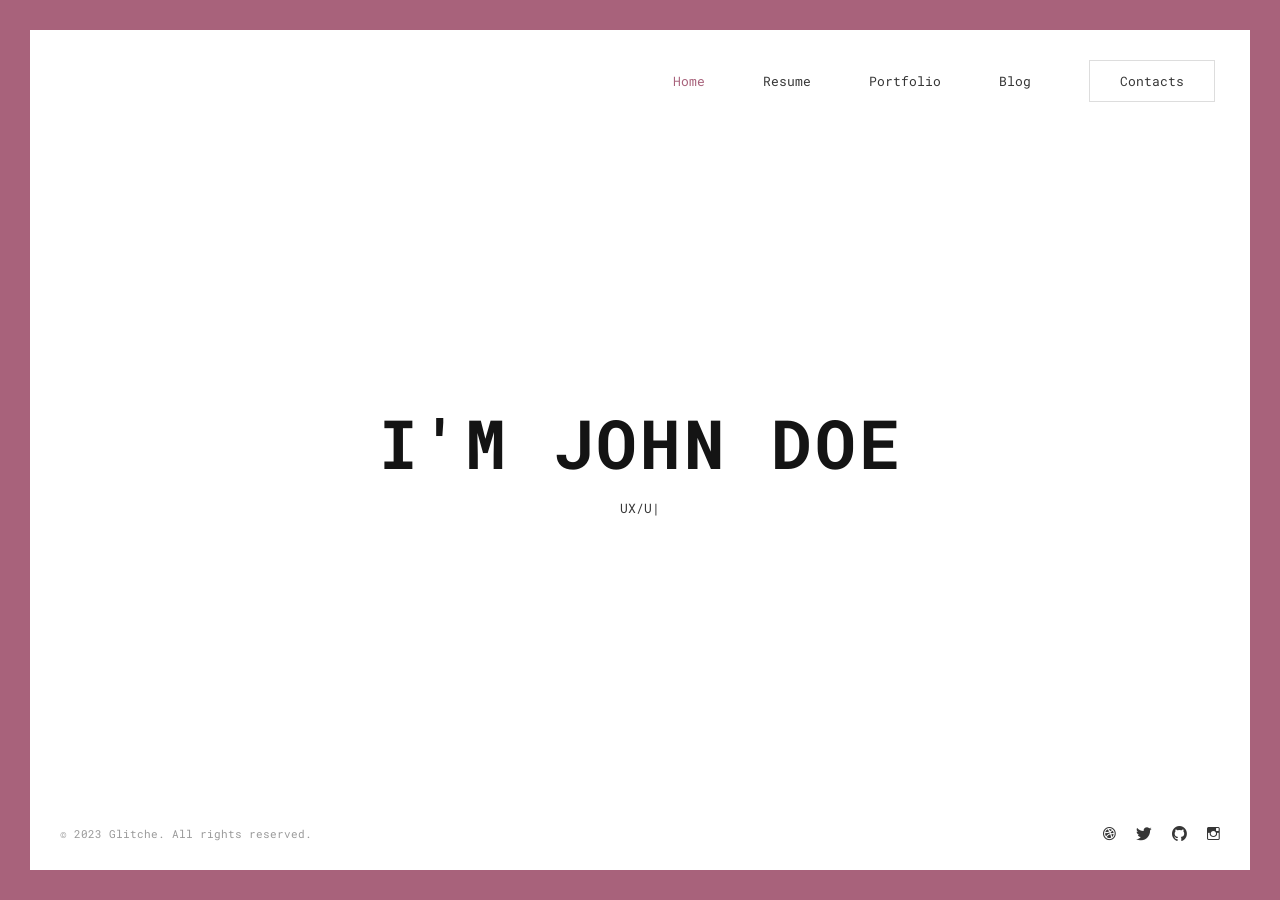
<file: indexAsli.html>
<!DOCTYPE html>
<html lang="en">
<head>
	
	<!-- Basic -->
    <meta http-equiv="Content-Type" content="text/html; charset=utf-8" />
	<title>Glitche - CV/Resume/Portfolio Template</title>
	<meta name="description" content="">
	<meta name="keywords" content="">
	
	<!-- Mobile Specific Metas -->
	<meta name="viewport" content="width=device-width, initial-scale=1, maximum-scale=1" />
	
	<!-- Load Fonts -->
	<link href='https://fonts.googleapis.com/css?family=Roboto+Mono:400,100,300italic,300,100italic,400italic,500,500italic,700,700italic&amp;subset=latin,cyrillic' rel='stylesheet'>
	
	<!-- CSS -->
	<link rel="stylesheet" href="assets/css/glitche-basic.css" />
	<link rel="stylesheet" href="assets/css/ionicons.css" />
	<link rel="stylesheet" href="assets/css/magnific-popup.css" />
	<link rel="stylesheet" href="assets/css/animate.css" />
	<link rel="stylesheet" href="assets/css/main.css" />
	<link rel="stylesheet" href="assets/css/custom.css" />
	<link rel="stylesheet" href="assets/css/skills.css" />
	
	<!-- Dark Mode -->
	<!-- <link rel="stylesheet" href="assets/css/dark.css" /> -->
	
	<!--[if lt IE 9]>
	<script src="http://css3-mediaqueries-js.googlecode.com/svn/trunk/css3-mediaqueries.js"></script>
	<script src="http://html5shim.googlecode.com/svn/trunk/html5.js"></script>
	<![endif]-->
	
	<!-- Favicons -->
	<link rel="shortcut icon" href="assets/images/favicons/favicon.ico">
	
</head>

<body>	
	
	<!-- Preloader -->
	<div class="preloader">
		<div class="centrize full-width">
			<div class="vertical-center">
				<div class="pre-inner">
					<div class="load typing-load"><p>loading...</p></div>
					<span class="typed-load"></span>
				</div>
			</div>
		</div>
	</div>
	
	<!-- Container -->
	<div class="container">
		
		<!-- Header -->
		<header class="fixed left-0 top-[30px] w-full z-[100] text-right bg-white opacity-100 visible">
			<div class="head-top px-[65px] pt-[30px] pb-[15px]">
				<a href="#" class="menu-btn"><span></span></a>
				<div class="top-menu">
					<ul>
						<li class="active ml-[50px] inline-block align-top"><a href="index.html" class="lnk block mt-[12px]">Home</a></li>
						<li class="ml-[50px] inline-block align-top"><a href="resume.html" class="lnk block mt-[12px]">Resume</a></li>
						<li class="ml-[50px] inline-block align-top"><a href="portfolio.html" class="lnk block mt-[12px]">Portfolio</a></li>
						<li class="ml-[50px] inline-block align-top"><a href="blog.html" class="lnk block mt-[12px]">Blog</a></li>
						<li class="ml-[50px] inline-block align-top"><a href="contacts.html" class="btn mt-0">Contacts</a></li>
					</ul>
				</div>
			</div>
		</header>
		
		<!-- Wrapper -->
		<div class="wrapper">
		
			<!-- Started -->
			<div class="section started relative z-[97] opacity-100 visible text-center p-0 m-0">
				<div class="centrize full-width">
					<div class="vertical-center">
						<div class="started-content inline-block align-middle text-center relative">
							<div class="h-title text-[68px] font-roboto text-[#141414] font-bold uppercase tracking-[0.04em] mx-0 mt-[10px] mb-[5px] glitch-effect" data-text="I'm John Doe">I'm <span>John Doe</span></div>
							<div class="h-subtitle text-[13px] typing-subtitle">
								<p>UX/UI Designer and Front-end Director.</p>
								<p>Based in Kiev.</p>
							</div>
							<span class="typed-subtitle text-[13px]"></span>
						</div>
					</div>
				</div>
			</div>
		
		</div>
		
		<!-- Footer -->
		<footer class="fixed bottom-[25px] left-0 px-[60px] pt-[15px] pb-[30px] w-full bg-white z-[100] opacity-100 visible">
			<div class="soc float-right">
				<a class="inline-block align-middle ml-[12px]" target="_blank" href="https://dribbble.com/"><span class="ion ion-social-dribbble text-[17px] text-[#363636]"></span></a>
				<a class="inline-block align-middle ml-[12px]" target="_blank" href="https://twitter.com/"><span class="ion ion-social-twitter text-[17px] text-[#363636]"></span></a>
				<a class="inline-block align-middle ml-[12px]" target="_blank" href="https://github.com/"><span class="ion ion-social-github text-[17px] text-[#363636]"></span></a>
				<a class="inline-block align-middle ml-[12px]" target="_blank" href="https://www.instagram.com/"><span class="ion ion-social-instagram-outline text-[17px] text-[#363636]"></span></a>
			</div>
			<div class="copy float-left pt-[2px] text-[11px] text-[#999]">© 2023 Glitche. All rights reserved.</div>
			<div class="clr"></div>
		</footer>
		
		<!-- Lines -->
		<div class="line top"></div>
		<div class="line bottom"></div>
		<div class="line left"></div>
		<div class="line right"></div>
		
	</div>
	
	<!-- jQuery Scripts -->
    <script src="assets/js/jquery.min.js"></script>
	<script src="assets/js/jquery.validate.js"></script>
	<script src="assets/js/typed.js"></script>
	<script src="assets/js/magnific-popup.js"></script>
	<script src="assets/js/imagesloaded.pkgd.js"></script>
	<script src="assets/js/isotope.pkgd.js"></script>
	
	<!-- Main Scripts -->
	<script src="assets/js/glitche-scripts.js"></script>
	
</body>
</html>
</file>
<file: assets/css/glitche-basic.css>
/**
*	Glitche - CV/Resume/Portfolio Template (HTML)
*	Version: 1.3
*	Author: beshleyua
*	Author URL: http://themeforest.net/user/beshleyua
*	Copyright © Cvio by beshleyua. All Rights Reserved.
**/

/* TABLE OF CONTENTS
	1. Basic
	2. Container
	3. Columns
	4. Typography
	5. Links
	6. Buttons
	7. Preloader
	8. Forms
	9. Lists
	10. Code
	11. Tables
	12. Alignment
	13. Text Formating
	14. Blockquote
	15. Animations
*/

/* 1. Basic */
html {
	margin-right: 0!important;
}

body {
	margin: 0;
	padding: 0;
	border: none;
	font-family: 'Roboto Mono';
	font-size: 13px;
	color: #363636;
	background: #fff;
	letter-spacing: 0;
	font-weight: 400;
	overflow-x:hidden;
}

body header,
body footer,
body .section {
	opacity: 0;
	visibility: hidden;
}

body.loaded header,
body.loaded footer,
body.loaded .section {
	opacity: 1;
	visibility: visible;
}

* {
	box-sizing: border-box;
	-webkit-box-sizing: border-box;
}

.clear {
	clear: both;
}


/* 2. Container */
.container {
	position: relative !important;
	margin: 30px !important;
	overflow: hidden !important;
	background: #ffffff !important;
	max-width:100% !important;
	padding:0px !important;
	width:auto !important;
}

@media (max-width: 840px) {
	.container {
		margin: 15px !important;
	}

}

.container .line {
	content: '';
	position: fixed;
	background: var(--extra-color);
	z-index: 105;
}

.container .line.top {
	left: 0;
	top: 0;
	width: 100%;
	height: 30px;
}

@media (max-width: 840px) {
	.container .line.top {
		height: 15px;
	}

}

.container .line.bottom {
	left: 0;
	top: auto;
	bottom: 0;
	width: 100%;
	height: 30px;
}

@media (max-width: 840px) {
	.container .line.bottom {
		height: 15px;
	}

}

.container .line.left {
	left: 0;
	top: 0;
	width: 30px;
	height: 200%;
}

@media (max-width: 840px) {
	.container .line.left {
		width: 15px;
	}

}

.container .line.right {
	left: auto;
	right: 0;
	top: 0;
	width: 30px;
	height: 200%;
}

@media (max-width: 840px) {
	.container .line.right {
		width: 15px;
	}

}

.wrapper {
	overflow: hidden;
	position: relative;
	margin: 0 auto;
	max-width: 1060px;
}

/* 3. Columns */
.cols {
	position: relative;
}

.cols .col.col-sm {
	float: left;
	width: 25%;
}

@media (max-width: 840px) {
	.cols .col.col-sm {
		width: 100%;
	}

}

.cols .col.col-lg {
	float: left;
	width: 75%;
}

@media (max-width: 840px) {
	.cols .col.col-lg {
		width: 100%;
	}

}

.cols .col.col-md {
	float: left;
	width: 50%;
}

@media (max-width: 840px) {
	.cols .col.col-md {
		width: 100%;
	}

}

.cols:after {
	content: '';
	display: block;
	clear: both;
}

/* 4. Typography */
h1,
h2,
h3,
h4,
h5,
h6 {
	font-weight: 500;
	font-family: 'Roboto Mono';
	margin: 0;
	margin-bottom: 30px;
	color: #141414;
}

h1 {
	font-size: 26px;
}

h2 {
	font-size: 23px;
}

h3 {
	font-size: 20px;
}

h4 {
	font-size: 18px;
}

h5 {
	font-size: 16px;
}

h6 {
	font-size: 14px;
}

p {
	font-size: 13px;
	line-height: 23px;
	padding: 0;
	margin: 30px 0 !important;
}

strong {
	font-weight: 500;
}

/* 5. Links */
a {
	color: #363636;
	text-decoration: none;
	opacity: 1;
	outline: none;
}

a:hover {
	text-decoration: none;
	color: var(--extra-color);
}

/* 6. Buttons */
a.btn,
.btn {
	display: inline-block;
	vertical-align: middle;
	height: 42px;
	line-height: 40px;
	text-align: center;
	color: #363636;
	font-size: 13px;
	background: none;
	border: 1px solid #dddddd;
	position: relative;
	overflow: hidden;
	padding: 0 30px;
	cursor: pointer;
	transition: all 0.3s ease 0s;
	-moz-transition: all 0.3s ease 0s;
	-webkit-transition: all 0.3s ease 0s;
	-o-transition: all 0.3s ease 0s;
}

a.btn.fill,
.btn.fill {
	color: #ffffff;
	background: var(--extra-color);
	border: 1px solid var(--extra-color);
}

a.btn:hover,
.btn:hover {
	color: #ffffff;
	background: var(--extra-color);
	border: 1px solid var(--extra-color);
}

/* 7. Preloader */
.preloader {
	width: 100%;
	height: 100%;
	position: fixed;
	z-index: 1000;
	top: 0;
	left: 0;
	text-align: center;
}

.preloader .load {
	color: var(--extra-color);
	font-size: 12px;
}

.preloader .typed-load,
.preloader .typed-cursor {
	color: var(--extra-color);
	font-size: 12px;
}

/* 8. Forms */
input,
textarea,
button {
	display: block;
	background: none;
	font-family: 'Roboto Mono' !important;
	font-size: 12px !important;
	height: 60px;
	width: 100%;
	color: #141414;
	margin-bottom: 30px !important;
	padding: 0;
	border: none;
	border-bottom: 1px solid #dddddd;
	-webkit-appearance: none;
	resize: none;
	transition: all 0.3s ease 0s;
	-moz-transition: all 0.3s ease 0s;
	-webkit-transition: all 0.3s ease 0s;
	-o-transition: all 0.3s ease 0s;
	border-radius: 0px;
	-moz-border-radius: 0px;
	-webkit-border-radius: 0px;
	-khtml-border-radius: 0px;
	outline: 0;
}

input:focus,
textarea:focus,
button:focus {
	color: #141414;
	border-bottom: 1px solid var(--extra-color);
}

textarea {
	height: 120px;
	padding: 0;
	margin-top: 55px;
}

button {
	width: auto;
	display: inline-block;
	vertical-align: top;
	text-align: left;
	border-bottom: 1px solid #dddddd;
	cursor: pointer;
	color: #141414;
}

button:hover {
	border-bottom: 1px solid var(--extra-color);
}

label,
legend {
	display: block;
	padding-bottom: 10px;
	font-family: 'Roboto Mono';
	font-size: 13px;
}

fieldset {
	border-width: 0;
	padding: 0;
}

input[type="checkbox"],
input[type="radio"] {
	display: inline;
}

::-webkit-input-placeholder {
	color: #999999;
}

:-moz-placeholder {
	color: #999999;
}

::-moz-placeholder {
	color: #999999;
}

:-ms-input-placeholder {
	color: #999999;
}

input:focus::-webkit-input-placeholder,
textarea:focus::-webkit-input-placeholder {
	color: #141414;
}

input:focus:-moz-placeholder,
textarea:focus:-moz-placeholder {
	color: #141414;
}

input:focus::-moz-placeholder,
textarea:focus::-moz-placeholder {
	color: #141414;
}

input:focus:-ms-input-placeholder,
textarea:focus:-ms-input-placeholder {
	color: #141414;
}

input.error,
textarea.error {
	border-bottom: 1px solid red !important;
}

label.error {
	display: none!important;
}

input.error::-moz-placeholder,
textarea.error::-moz-placeholder {
	color: red;
}

input.error:-moz-placeholder,
textarea.error:-moz-placeholder {
	color: red;
}

input.error:-ms-input-placeholder,
textarea.error:-ms-input-placeholder {
	color: red;
}

input.error::-webkit-input-placeholder,
textarea.error::-webkit-input-placeholder {
	color: red;
}

/* 9. Lists */
ol,
ul {
	list-style: none;
	margin-top: 0px;
	margin-bottom: 0px;
	padding-left: 0px;
}

ul ul,
ul ol,
ol ol,
ol ul {
	margin-bottom: 0px;
}

li {
	margin-bottom: 0px;
}

/* 10. Code */
code {
	background: #dddddd;
	font-size: 16px;
	font-family: 'Roboto Mono';
	margin: 20px 0;
	padding: 10px 20px;
}

/* 11. Tables */
table {
	width: 100%;
	margin: 30px 0;
	padding: 0;
	border-collapse: collapse;
}

th {
	font-weight: 500;
	border: none;
	border-bottom: 1px solid #dddddd;
	color: #141414;
	padding: 12px 15px;
	text-align: left;
}

td {
	border: none;
	border-bottom: 1px solid #dddddd;
	padding: 12px 15px;
	text-align: left;
	color: #363636;
}

/* 12. Alignment */
.align-center {
	text-align: center !important;
}

.align-right {
	text-align: right !important;
}

.align-left {
	text-align: left !important;
}

.pull-right {
	float: right !important;
}

.pull-left {
	float: left !important;
}

.pull-none {
	float: none !important;
}

.full-width {
	max-width: 100% !important;
	width: 100% !important;
}

.full-max-width {
	max-width: 100% !important;
	width: auto !important;
}

.centrize {
	display: table !important;
	table-layout: fixed !important;
	height: 100% !important;
	position: relative !important;
}

.vertical-center {
	display: table-cell !important;
	vertical-align: middle !important;
}

/* 13. Text Formating */
.text-uppercase {
	text-transform: uppercase !important;
}

.text-lowercase {
	text-transform: lowercase !important;
}

.text-capitalize {
	text-transform: capitalize !important;
}

.text-regular {
	font-weight: 400 !important;
}

.text-bold {
	font-weight: 700 !important;
}

.text-italic {
	font-style: italic !important;
}

/* 14. Blockquote */
blockquote {
	font-family: 'Roboto Mono';
}

/* Animations */
/* Glitch Animations */
@media (min-width: 580px) {
	.glitch-effect,
	.glitch-effect-white {
		position: relative;
	}

	.glitch-effect:before,
	.glitch-effect:after,
	.glitch-effect-white:before,
	.glitch-effect-white:after {
		content: attr(data-text);
		position: absolute;
		top: 0;
		left: 0;
		width: 100%;
		background: #ffffff;
		clip: rect(0, 0, 0, 0);
	}

	.glitch-effect-white:before,
	.glitch-effect-white:after {
		background: var(--extra-color);
	}

	.glitch-effect:after,
	.glitch-effect-white:after {
		left: 2px;
		text-shadow: -1px 0 var(--extra-color);
		animation: glitch-1 2s infinite linear alternate-reverse;
	}

	.glitch-effect:before,
	.glitch-effect-white:before {
		left: -2px;
		text-shadow: 2px 0 var(--extra-color);
		animation: glitch-2 2s infinite linear alternate-reverse;
	}

}

@keyframes glitch-1 {
	0% {
		clip: rect(20px, 920px, 51px, 0);
	}

	5% {
		clip: rect(83px, 920px, 102px, 0);
	}

	10% {
		clip: rect(83px, 920px, 105px, 0);
	}

	15% {
		clip: rect(95px, 920px, 11px, 0);
	}

	20% {
		clip: rect(105px, 920px, 56px, 0);
	}

	25% {
		clip: rect(40px, 920px, 19px, 0);
	}

	30% {
		clip: rect(56px, 920px, 97px, 0);
	}

	35% {
		clip: rect(9px, 920px, 17px, 0);
	}

	40% {
		clip: rect(103px, 920px, 53px, 0);
	}

	45% {
		clip: rect(92px, 920px, 6px, 0);
	}

	50% {
		clip: rect(69px, 920px, 46px, 0);
	}

	55% {
		clip: rect(8px, 920px, 87px, 0);
	}

	60% {
		clip: rect(12px, 920px, 15px, 0);
	}

	70% {
		clip: rect(28px, 920px, 106px, 0);
	}

	80% {
		clip: rect(98px, 920px, 63px, 0);
	}

	85% {
		clip: rect(11px, 920px, 44px, 0);
	}

	95% {
		clip: rect(23px, 920px, 84px, 0);
	}

	100% {
		clip: rect(66px, 920px, 91px, 0);
	}

}

@keyframes glitch-2 {
	0% {
		clip: rect(86px, 920px, 25px, 0);
	}

	5% {
		clip: rect(30px, 920px, 17px, 0);
	}

	10% {
		clip: rect(54px, 920px, 43px, 0);
	}

	15% {
		clip: rect(10px, 920px, 86px, 0);
	}

	25% {
		clip: rect(62px, 920px, 1px, 0);
	}

	30% {
		clip: rect(61px, 920px, 24px, 0);
	}

	35% {
		clip: rect(38px, 920px, 46px, 0);
	}

	40% {
		clip: rect(115px, 920px, 8px, 0);
	}

	45% {
		clip: rect(87px, 920px, 44px, 0);
	}

	50% {
		clip: rect(6px, 920px, 65px, 0);
	}

	55% {
		clip: rect(83px, 920px, 99px, 0);
	}

	65% {
		clip: rect(25px, 920px, 71px, 0);
	}

	70% {
		clip: rect(37px, 920px, 55px, 0);
	}

	75% {
		clip: rect(115px, 920px, 18px, 0);
	}

	80% {
		clip: rect(68px, 920px, 46px, 0);
	}

	90% {
		clip: rect(47px, 920px, 31px, 0);
	}

	95% {
		clip: rect(47px, 920px, 84px, 0);
	}

	100% {
		clip: rect(93px, 920px, 53px, 0);
	}

}

/* Mouse Button Animations */
@keyframes mouse-anim {
	0% {
		top: 0px;
	}

	50% {
		top: 10px;
	}

	100% {
		top: 0px;
	}

}
</file>
<file: assets/css/custom.css>
header {
  transition: all 0.6s ease 0s;
}
header.active {
  opacity: 1!important;
  visibility: visible!important;
}
header.active .menu-btn:before {
  opacity: 0;
}
header.active .menu-btn:after {
  bottom: 9px!important;
  transform: rotate(-45deg);
}
header.active .menu-btn span {
  transform: rotate(45deg);
}
header.active .head-top .top-menu {
  position: fixed;
  top: 100px;
  left: 0px;
  bottom:0px;
  right:0px;
  height: auto;
  background-color:#fff;
  text-align: center;
  opacity: 1!important;
  visibility: visible!important;
}
@media(max-width:815px){
  header.active .head-top .top-menu{
    top:80px;
  }
}
header.active .head-top .top-menu ul li {
  display: block;
  margin: 30px 0;
}
header .head-top .menu-btn:before,
header .head-top .menu-btn:after {
  content: '';
  position: absolute;
  top: 0;
  left: 0;
  width: 100%;
  height: 2px;
  background: #141414;
  transition: all 0.3s ease 0s;
}
header .head-top .menu-btn:after {
  top: auto;
  bottom: 0;
}
header .head-top .menu-btn {
  position: relative;
  margin: 0 auto;
  width: 26px;
  height: 20px;
}
header .head-top .menu-btn:before,
header .head-top .menu-btn:after {
  content: '';
  position: absolute;
  top: 0;
  left: 0;
  width: 100%;
  height: 2px;
  background: #141414;
  transition: all 0.3s ease 0s;
}
header .head-top .menu-btn:after {
  top: auto;
  bottom: 0;
} 
header .head-top .menu-btn span {
  position: absolute;
  top: 50%;
  left: 0;
  width: 100%;
  height: 2px;
  background: #141414;
  margin-top: -1px;
  transition: all 0.3s ease 0s;
}
header .head-top .menu-btn:hover:before,
header .head-top .menu-btn:hover:after,
header .head-top .menu-btn:hover span {
  background: var(--extra-color);
}
@media (max-width: 840px) {
  header .head-top .top-menu {
    opacity: 0;
    visibility: hidden;
    height: 0px;
    transition: opacity 0.3s ease 0.5s;
    -moz-transition: opacity 0.3s ease 0.5s;
    -webkit-transition: opacity 0.3s ease 0.5s;
    -o-transition: opacity 0.3s ease 0.5s;
  }

}
header .head-top .top-menu ul li {
  transition: color 0.3s ease 0s;
}
header .head-top .top-menu ul li.active a {
  color: var(--extra-color);
}
header .head-top .top-menu ul li.active .btn {
  color: #ffffff;
  background: var(--extra-color);
  border: 1px solid var(--extra-color);
}
.section {
  transition: all 0.6s ease 0s;
}
footer {
  transition: all 0.6s ease 0s;
}
footer .soc a .ion {
  transition: all 0.3s ease 0s;
}
footer .soc a:hover .ion {
  color: var(--extra-color);
}
.section.started .mouse_btn .ion {
  animation: mouse-anim 1s ease-out 0s infinite;
}
.section .content .title .title_inner{
  transition: all 0.3s ease 0s;
  box-shadow: inset 0 -6px 0px var(--text-shadow-color);
}
.resume-items .resume-item:before {
  content: '';
  position: absolute;
  left: 0;
  top: 0;
  width: 1px;
  height: 100%;
  background: var(--extra-color);
}
.resume-items .resume-item:last-child:before {
  display: none;
}
.resume-items .resume-item .date:before {
  content: '';
  width: 29px;
  height: 1px;
  position: absolute;
  left: -30px;
  top: 9px;
  background: var(--extra-color);
}
.box-items .box-item .image .info {
  transition: all 0.3s ease 0s;
  -moz-transition: all 0.3s ease 0s;
  -webkit-transition: all 0.3s ease 0s;
  -o-transition: all 0.3s ease 0s;
  transform: scale(0.5, 0.5);
  -webkit-transform: scale(0.5, 0.5);
  -moz-transform: scale(0.5, 0.5);
  -o-transform: scale(0.5, 0.5);
}
.box-items .box-item:hover .image .info {
  opacity: 0.94;
  transform: scale(1, 1);
  -webkit-transform: scale(1, 1);
  -moz-transform: scale(1, 1);
  -o-transform: scale(1, 1);
} 
.box-items .box-item .image .info .ion {
  transition: all 0.1s ease-in 0.4s;
  -moz-transition: all 0.1s ease-in 0.4s;
  -webkit-transition: all 0.1s ease-in 0.4s;
  -o-transition: all 0.1s ease-in 0.4s;
  font-weight: normal;
}
.section.works .filters label.glitch-effect {
  color: var(--extra-color);
}
.box-items .box-item:hover .desc .name {
  color: var(--extra-color);
}
.category {
  box-shadow: inset 0 -6px 0px var(--text-shadow-color);
}
.box-items .box-item .desc .name {
  transition: all 0.3s ease 0s;
}
.box-items .box-item .desc {
  position: relative;
  padding: 15px 45px 5px 45px;
}
.section.contacts .alert-success {
  display: none;
}
.section.contacts .alert-success p {
  margin: 60px 0 30px 0;
  font-size: 15px;
}
</file>
<file: assets/css/skills.css>
.skills ul li .progress .percentage {
    transition: all 0.3s ease 0s;
  }

  .skills.dotted ul li .progress .da span {
    background: var(--extra-color)!important;
  }
  .skills.dotted ul li .progress .dg,
.skills.dotted ul li .progress .da {
  position: absolute;
  left: 0;
  top: 0;
  width: 100%;
  display: flex;
  justify-content: space-between;
  height: 14px;
}

.skills.dotted ul li .progress .da {
  top: 0;
}

.skills.dotted ul li .progress .dg span,
.skills.dotted ul li .progress .da span {
  display: block;
  width: 14px;
  height: 14px;
  background: #dddddd;
  -webkit-border-radius: 14px;
  border-radius: 14px;
}

.skills.dotted ul li .progress .da span {
  background: var(--extra-color);
}

.skills.circles .progress.p51 .slice, 
.skills.circles .progress.p52 .slice, 
.skills.circles .progress.p53 .slice, 
.skills.circles .progress.p54 .slice, 
.skills.circles .progress.p55 .slice, 
.skills.circles .progress.p56 .slice, 
.skills.circles .progress.p57 .slice, 
.skills.circles .progress.p58 .slice, 
.skills.circles .progress.p59 .slice, 
.skills.circles .progress.p60 .slice, 
.skills.circles .progress.p61 .slice, 
.skills.circles .progress.p62 .slice, 
.skills.circles .progress.p63 .slice, 
.skills.circles .progress.p64 .slice, 
.skills.circles .progress.p65 .slice, 
.skills.circles .progress.p66 .slice, 
.skills.circles .progress.p67 .slice, 
.skills.circles .progress.p68 .slice, 
.skills.circles .progress.p69 .slice, 
.skills.circles .progress.p70 .slice, 
.skills.circles .progress.p71 .slice, 
.skills.circles .progress.p72 .slice, 
.skills.circles .progress.p73 .slice, 
.skills.circles .progress.p74 .slice, 
.skills.circles .progress.p75 .slice, 
.skills.circles .progress.p76 .slice, 
.skills.circles .progress.p77 .slice, 
.skills.circles .progress.p78 .slice, 
.skills.circles .progress.p79 .slice, 
.skills.circles .progress.p80 .slice, 
.skills.circles .progress.p81 .slice, 
.skills.circles .progress.p82 .slice, 
.skills.circles .progress.p83 .slice, 
.skills.circles .progress.p84 .slice, 
.skills.circles .progress.p85 .slice, 
.skills.circles .progress.p86 .slice, 
.skills.circles .progress.p87 .slice, 
.skills.circles .progress.p88 .slice, 
.skills.circles .progress.p89 .slice, 
.skills.circles .progress.p90 .slice, 
.skills.circles .progress.p91 .slice, 
.skills.circles .progress.p92 .slice, 
.skills.circles .progress.p93 .slice, 
.skills.circles .progress.p94 .slice, 
.skills.circles .progress.p95 .slice, 
.skills.circles .progress.p96 .slice, 
.skills.circles .progress.p97 .slice, 
.skills.circles .progress.p98 .slice, 
.skills.circles .progress.p99 .slice, 
.skills.circles .progress.p100 .slice {
  clip: rect(auto, auto, auto, auto);
}

.skills.circles .progress .bar, 
.skills.circles .progress.p51 .fill, 
.skills.circles .progress.p52 .fill, 
.skills.circles .progress.p53 .fill, 
.skills.circles .progress.p54 .fill, 
.skills.circles .progress.p55 .fill, 
.skills.circles .progress.p56 .fill, 
.skills.circles .progress.p57 .fill, 
.skills.circles .progress.p58 .fill, 
.skills.circles .progress.p59 .fill, 
.skills.circles .progress.p60 .fill, 
.skills.circles .progress.p61 .fill, 
.skills.circles .progress.p62 .fill, 
.skills.circles .progress.p63 .fill, 
.skills.circles .progress.p64 .fill, 
.skills.circles .progress.p65 .fill, 
.skills.circles .progress.p66 .fill, 
.skills.circles .progress.p67 .fill, 
.skills.circles .progress.p68 .fill, 
.skills.circles .progress.p69 .fill, 
.skills.circles .progress.p70 .fill, 
.skills.circles .progress.p71 .fill, 
.skills.circles .progress.p72 .fill, 
.skills.circles .progress.p73 .fill, 
.skills.circles .progress.p74 .fill, 
.skills.circles .progress.p75 .fill, 
.skills.circles .progress.p76 .fill, 
.skills.circles .progress.p77 .fill, 
.skills.circles .progress.p78 .fill, 
.skills.circles .progress.p79 .fill, 
.skills.circles .progress.p80 .fill, 
.skills.circles .progress.p81 .fill, 
.skills.circles .progress.p82 .fill, 
.skills.circles .progress.p83 .fill, 
.skills.circles .progress.p84 .fill, 
.skills.circles .progress.p85 .fill, 
.skills.circles .progress.p86 .fill, 
.skills.circles .progress.p87 .fill, 
.skills.circles .progress.p88 .fill, 
.skills.circles .progress.p89 .fill, 
.skills.circles .progress.p90 .fill, 
.skills.circles .progress.p91 .fill, 
.skills.circles .progress.p92 .fill, 
.skills.circles .progress.p93 .fill, 
.skills.circles .progress.p94 .fill, 
.skills.circles .progress.p95 .fill, 
.skills.circles .progress.p96 .fill, 
.skills.circles .progress.p97 .fill, 
.skills.circles .progress.p98 .fill, 
.skills.circles .progress.p99 .fill, 
.skills.circles .progress.p100 .fill {
  position: absolute;
  width: 0.82em;
  height: 0.82em;
  clip: rect(0em, 0.5em, 1em, 0em);
  border: 0.09em solid var(--extra-color);
  -webkit-border-radius: 50%;
  border-radius: 50%;
  -webkit-transform: rotate(0deg);
  transform: rotate(0deg);
}

.skills.circles .progress.p51 .bar:after, 
.skills.circles .progress.p51 .fill, 
.skills.circles .progress.p52 .bar:after, 
.skills.circles .progress.p52 .fill, 
.skills.circles .progress.p53 .bar:after, 
.skills.circles .progress.p53 .fill, 
.skills.circles .progress.p54 .bar:after, 
.skills.circles .progress.p54 .fill, 
.skills.circles .progress.p55 .bar:after, 
.skills.circles .progress.p55 .fill, 
.skills.circles .progress.p56 .bar:after, 
.skills.circles .progress.p56 .fill, 
.skills.circles .progress.p57 .bar:after, 
.skills.circles .progress.p57 .fill, 
.skills.circles .progress.p58 .bar:after, 
.skills.circles .progress.p58 .fill, 
.skills.circles .progress.p59 .bar:after, 
.skills.circles .progress.p59 .fill, 
.skills.circles .progress.p60 .bar:after, 
.skills.circles .progress.p60 .fill, 
.skills.circles .progress.p61 .bar:after, 
.skills.circles .progress.p61 .fill, 
.skills.circles .progress.p62 .bar:after, 
.skills.circles .progress.p62 .fill, 
.skills.circles .progress.p63 .bar:after, 
.skills.circles .progress.p63 .fill, 
.skills.circles .progress.p64 .bar:after, 
.skills.circles .progress.p64 .fill, 
.skills.circles .progress.p65 .bar:after, 
.skills.circles .progress.p65 .fill, 
.skills.circles .progress.p66 .bar:after, 
.skills.circles .progress.p66 .fill, 
.skills.circles .progress.p67 .bar:after, 
.skills.circles .progress.p67 .fill, 
.skills.circles .progress.p68 .bar:after, 
.skills.circles .progress.p68 .fill, 
.skills.circles .progress.p69 .bar:after, 
.skills.circles .progress.p69 .fill, 
.skills.circles .progress.p70 .bar:after, 
.skills.circles .progress.p70 .fill, 
.skills.circles .progress.p71 .bar:after, 
.skills.circles .progress.p71 .fill, 
.skills.circles .progress.p72 .bar:after, 
.skills.circles .progress.p72 .fill, 
.skills.circles .progress.p73 .bar:after, 
.skills.circles .progress.p73 .fill, 
.skills.circles .progress.p74 .bar:after, 
.skills.circles .progress.p74 .fill, 
.skills.circles .progress.p75 .bar:after, 
.skills.circles .progress.p75 .fill, 
.skills.circles .progress.p76 .bar:after, 
.skills.circles .progress.p76 .fill, 
.skills.circles .progress.p77 .bar:after, 
.skills.circles .progress.p77 .fill, 
.skills.circles .progress.p78 .bar:after, 
.skills.circles .progress.p78 .fill, 
.skills.circles .progress.p79 .bar:after, 
.skills.circles .progress.p79 .fill, 
.skills.circles .progress.p80 .bar:after, 
.skills.circles .progress.p80 .fill, 
.skills.circles .progress.p81 .bar:after, 
.skills.circles .progress.p81 .fill, 
.skills.circles .progress.p82 .bar:after, 
.skills.circles .progress.p82 .fill, 
.skills.circles .progress.p83 .bar:after, 
.skills.circles .progress.p83 .fill, 
.skills.circles .progress.p84 .bar:after, 
.skills.circles .progress.p84 .fill, 
.skills.circles .progress.p85 .bar:after, 
.skills.circles .progress.p85 .fill, 
.skills.circles .progress.p86 .bar:after, 
.skills.circles .progress.p86 .fill, 
.skills.circles .progress.p87 .bar:after, 
.skills.circles .progress.p87 .fill, 
.skills.circles .progress.p88 .bar:after, 
.skills.circles .progress.p88 .fill, 
.skills.circles .progress.p89 .bar:after, 
.skills.circles .progress.p89 .fill, 
.skills.circles .progress.p90 .bar:after, 
.skills.circles .progress.p90 .fill, 
.skills.circles .progress.p91 .bar:after, 
.skills.circles .progress.p91 .fill, 
.skills.circles .progress.p92 .bar:after, 
.skills.circles .progress.p92 .fill, 
.skills.circles .progress.p93 .bar:after, 
.skills.circles .progress.p93 .fill, 
.skills.circles .progress.p94 .bar:after, 
.skills.circles .progress.p94 .fill, 
.skills.circles .progress.p95 .bar:after, 
.skills.circles .progress.p95 .fill, 
.skills.circles .progress.p96 .bar:after, 
.skills.circles .progress.p96 .fill, 
.skills.circles .progress.p97 .bar:after, 
.skills.circles .progress.p97 .fill, 
.skills.circles .progress.p98 .bar:after, 
.skills.circles .progress.p98 .fill, 
.skills.circles .progress.p99 .bar:after, 
.skills.circles .progress.p99 .fill, 
.skills.circles .progress.p100 .bar:after, 
.skills.circles .progress.p100 .fill {
  -webkit-transform: rotate(180deg);
  transform: rotate(180deg);
}

.skills.circles .progress {
  margin: 0;
  position: relative;
  font-size: 90px;
  width: 90px;
  height: 90px;
  border-radius: 90px;
  background: #dddddd;
}

.skills.circles .progress *, .skills.circles .progress *:before, .skills.circles .progress *:after {
  -moz-box-sizing: content-box;
  -webkit-box-sizing: content-box;
  box-sizing: content-box;
}

.skills.circles .progress span {
  position: absolute;
  width: 100%;
  left: 0;
  top: 0;
  width: 100%;
  height: 100%;
  line-height: 90px;
  font-size: 17px;
  text-align: center;
  white-space: nowrap;
  z-index: 2;
}

.skills.circles .progress:after {
  position: absolute;
  top: 0.09em;
  left: 0.09em;
  display: block;
  content: " ";
  border-radius: 50%;
  background-color: #ffffff;
  width: 0.82em;
  height: 0.82em;
}

.skills.circles ul li .progress .percentage {
  display: none;
}

.skills.circles .progress .slice {
  position: absolute;
  width: 1em;
  height: 1em;
  clip: rect(0em, 1em, 1em, 0.5em);
}

.skills.circles .progress.p1 .bar {
  -moz-transform: rotate(3.6deg);
  -ms-transform: rotate(3.6deg);
  -webkit-transform: rotate(3.6deg);
  transform: rotate(3.6deg);
}

.skills.circles .progress.p2 .bar {
  -moz-transform: rotate(7.2deg);
  -ms-transform: rotate(7.2deg);
  -webkit-transform: rotate(7.2deg);
  transform: rotate(7.2deg);
}

.skills.circles .progress.p3 .bar {
  -moz-transform: rotate(10.8deg);
  -ms-transform: rotate(10.8deg);
  -webkit-transform: rotate(10.8deg);
  transform: rotate(10.8deg);
}

.skills.circles .progress.p4 .bar {
  -moz-transform: rotate(14.4deg);
  -ms-transform: rotate(14.4deg);
  -webkit-transform: rotate(14.4deg);
  transform: rotate(14.4deg);
}

.skills.circles .progress.p5 .bar {
  -moz-transform: rotate(18deg);
  -ms-transform: rotate(18deg);
  -webkit-transform: rotate(18deg);
  transform: rotate(18deg);
}

.skills.circles .progress.p6 .bar {
  -moz-transform: rotate(21.6deg);
  -ms-transform: rotate(21.6deg);
  -webkit-transform: rotate(21.6deg);
  transform: rotate(21.6deg);
}

.skills.circles .progress.p7 .bar {
  -moz-transform: rotate(25.2deg);
  -ms-transform: rotate(25.2deg);
  -webkit-transform: rotate(25.2deg);
  transform: rotate(25.2deg);
}

.skills.circles .progress.p8 .bar {
  -moz-transform: rotate(28.8deg);
  -ms-transform: rotate(28.8deg);
  -webkit-transform: rotate(28.8deg);
  transform: rotate(28.8deg);
}

.skills.circles .progress.p9 .bar {
  -moz-transform: rotate(32.4deg);
  -ms-transform: rotate(32.4deg);
  -webkit-transform: rotate(32.4deg);
  transform: rotate(32.4deg);
}

.skills.circles .progress.p10 .bar {
  -moz-transform: rotate(36deg);
  -ms-transform: rotate(36deg);
  -webkit-transform: rotate(36deg);
  transform: rotate(36deg);
}

.skills.circles .progress.p11 .bar {
  -moz-transform: rotate(39.6deg);
  -ms-transform: rotate(39.6deg);
  -webkit-transform: rotate(39.6deg);
  transform: rotate(39.6deg);
}

.skills.circles .progress.p12 .bar {
  -moz-transform: rotate(43.2deg);
  -ms-transform: rotate(43.2deg);
  -webkit-transform: rotate(43.2deg);
  transform: rotate(43.2deg);
}

.skills.circles .progress.p13 .bar {
  -moz-transform: rotate(46.8deg);
  -ms-transform: rotate(46.8deg);
  -webkit-transform: rotate(46.8deg);
  transform: rotate(46.8deg);
}

.skills.circles .progress.p14 .bar {
  -moz-transform: rotate(50.4deg);
  -ms-transform: rotate(50.4deg);
  -webkit-transform: rotate(50.4deg);
  transform: rotate(50.4deg);
}

.skills.circles .progress.p15 .bar {
  -moz-transform: rotate(54deg);
  -ms-transform: rotate(54deg);
  -webkit-transform: rotate(54deg);
  transform: rotate(54deg);
}

.skills.circles .progress.p16 .bar {
  -moz-transform: rotate(57.6deg);
  -ms-transform: rotate(57.6deg);
  -webkit-transform: rotate(57.6deg);
  transform: rotate(57.6deg);
}

.skills.circles .progress.p17 .bar {
  -moz-transform: rotate(61.2deg);
  -ms-transform: rotate(61.2deg);
  -webkit-transform: rotate(61.2deg);
  transform: rotate(61.2deg);
}

.skills.circles .progress.p18 .bar {
  -moz-transform: rotate(64.8deg);
  -ms-transform: rotate(64.8deg);
  -webkit-transform: rotate(64.8deg);
  transform: rotate(64.8deg);
}

.skills.circles .progress.p19 .bar {
  -moz-transform: rotate(68.4deg);
  -ms-transform: rotate(68.4deg);
  -webkit-transform: rotate(68.4deg);
  transform: rotate(68.4deg);
}

.skills.circles .progress.p20 .bar {
  -moz-transform: rotate(72deg);
  -ms-transform: rotate(72deg);
  -webkit-transform: rotate(72deg);
  transform: rotate(72deg);
}

.skills.circles .progress.p21 .bar {
  -moz-transform: rotate(75.6deg);
  -ms-transform: rotate(75.6deg);
  -webkit-transform: rotate(75.6deg);
  transform: rotate(75.6deg);
}

.skills.circles .progress.p22 .bar {
  -moz-transform: rotate(79.2deg);
  -ms-transform: rotate(79.2deg);
  -webkit-transform: rotate(79.2deg);
  transform: rotate(79.2deg);
}

.skills.circles .progress.p23 .bar {
  -moz-transform: rotate(82.8deg);
  -ms-transform: rotate(82.8deg);
  -webkit-transform: rotate(82.8deg);
  transform: rotate(82.8deg);
}

.skills.circles .progress.p24 .bar {
  -moz-transform: rotate(86.4deg);
  -ms-transform: rotate(86.4deg);
  -webkit-transform: rotate(86.4deg);
  transform: rotate(86.4deg);
}

.skills.circles .progress.p25 .bar {
  -moz-transform: rotate(90deg);
  -ms-transform: rotate(90deg);
  -webkit-transform: rotate(90deg);
  transform: rotate(90deg);
}

.skills.circles .progress.p26 .bar {
  -moz-transform: rotate(93.6deg);
  -ms-transform: rotate(93.6deg);
  -webkit-transform: rotate(93.6deg);
  transform: rotate(93.6deg);
}

.skills.circles .progress.p27 .bar {
  -moz-transform: rotate(97.2deg);
  -ms-transform: rotate(97.2deg);
  -webkit-transform: rotate(97.2deg);
  transform: rotate(97.2deg);
}

.skills.circles .progress.p28 .bar {
  -moz-transform: rotate(100.8deg);
  -ms-transform: rotate(100.8deg);
  -webkit-transform: rotate(100.8deg);
  transform: rotate(100.8deg);
}

.skills.circles .progress.p29 .bar {
  -moz-transform: rotate(104.4deg);
  -ms-transform: rotate(104.4deg);
  -webkit-transform: rotate(104.4deg);
  transform: rotate(104.4deg);
}

.skills.circles .progress.p30 .bar {
  -moz-transform: rotate(108deg);
  -ms-transform: rotate(108deg);
  -webkit-transform: rotate(108deg);
  transform: rotate(108deg);
}

.skills.circles .progress.p31 .bar {
  -moz-transform: rotate(111.6deg);
  -ms-transform: rotate(111.6deg);
  -webkit-transform: rotate(111.6deg);
  transform: rotate(111.6deg);
}

.skills.circles .progress.p32 .bar {
  -moz-transform: rotate(115.2deg);
  -ms-transform: rotate(115.2deg);
  -webkit-transform: rotate(115.2deg);
  transform: rotate(115.2deg);
}

.skills.circles .progress.p33 .bar {
  -moz-transform: rotate(118.8deg);
  -ms-transform: rotate(118.8deg);
  -webkit-transform: rotate(118.8deg);
  transform: rotate(118.8deg);
}

.skills.circles .progress.p34 .bar {
  -moz-transform: rotate(122.4deg);
  -ms-transform: rotate(122.4deg);
  -webkit-transform: rotate(122.4deg);
  transform: rotate(122.4deg);
}

.skills.circles .progress.p35 .bar {
  -moz-transform: rotate(126deg);
  -ms-transform: rotate(126deg);
  -webkit-transform: rotate(126deg);
  transform: rotate(126deg);
}

.skills.circles .progress.p36 .bar {
  -moz-transform: rotate(129.6deg);
  -ms-transform: rotate(129.6deg);
  -webkit-transform: rotate(129.6deg);
  transform: rotate(129.6deg);
}

.skills.circles .progress.p37 .bar {
  -moz-transform: rotate(133.2deg);
  -ms-transform: rotate(133.2deg);
  -webkit-transform: rotate(133.2deg);
  transform: rotate(133.2deg);
}

.skills.circles .progress.p38 .bar {
  -moz-transform: rotate(136.8deg);
  -ms-transform: rotate(136.8deg);
  -webkit-transform: rotate(136.8deg);
  transform: rotate(136.8deg);
}

.skills.circles .progress.p39 .bar {
  -moz-transform: rotate(140.4deg);
  -ms-transform: rotate(140.4deg);
  -webkit-transform: rotate(140.4deg);
  transform: rotate(140.4deg);
}

.skills.circles .progress.p40 .bar {
  -moz-transform: rotate(144deg);
  -ms-transform: rotate(144deg);
  -webkit-transform: rotate(144deg);
  transform: rotate(144deg);
}

.skills.circles .progress.p41 .bar {
  -moz-transform: rotate(147.6deg);
  -ms-transform: rotate(147.6deg);
  -webkit-transform: rotate(147.6deg);
  transform: rotate(147.6deg);
}

.skills.circles .progress.p42 .bar {
  -moz-transform: rotate(151.2deg);
  -ms-transform: rotate(151.2deg);
  -webkit-transform: rotate(151.2deg);
  transform: rotate(151.2deg);
}

.skills.circles .progress.p43 .bar {
  -moz-transform: rotate(154.8deg);
  -ms-transform: rotate(154.8deg);
  -webkit-transform: rotate(154.8deg);
  transform: rotate(154.8deg);
}

.skills.circles .progress.p44 .bar {
  -moz-transform: rotate(158.4deg);
  -ms-transform: rotate(158.4deg);
  -webkit-transform: rotate(158.4deg);
  transform: rotate(158.4deg);
}

.skills.circles .progress.p45 .bar {
  -moz-transform: rotate(162deg);
  -ms-transform: rotate(162deg);
  -webkit-transform: rotate(162deg);
  transform: rotate(162deg);
}

.skills.circles .progress.p46 .bar {
  -moz-transform: rotate(165.6deg);
  -ms-transform: rotate(165.6deg);
  -webkit-transform: rotate(165.6deg);
  transform: rotate(165.6deg);
}

.skills.circles .progress.p47 .bar {
  -moz-transform: rotate(169.2deg);
  -ms-transform: rotate(169.2deg);
  -webkit-transform: rotate(169.2deg);
  transform: rotate(169.2deg);
}

.skills.circles .progress.p48 .bar {
  -moz-transform: rotate(172.8deg);
  -ms-transform: rotate(172.8deg);
  -webkit-transform: rotate(172.8deg);
  transform: rotate(172.8deg);
}

.skills.circles .progress.p49 .bar {
  -moz-transform: rotate(176.4deg);
  -ms-transform: rotate(176.4deg);
  -webkit-transform: rotate(176.4deg);
  transform: rotate(176.4deg);
}

.skills.circles .progress.p50 .bar {
  -moz-transform: rotate(180deg);
  -ms-transform: rotate(180deg);
  -webkit-transform: rotate(180deg);
  transform: rotate(180deg);
}

.skills.circles .progress.p51 .bar {
  -moz-transform: rotate(183.6deg);
  -ms-transform: rotate(183.6deg);
  -webkit-transform: rotate(183.6deg);
  transform: rotate(183.6deg);
}

.skills.circles .progress.p52 .bar {
  -moz-transform: rotate(187.2deg);
  -ms-transform: rotate(187.2deg);
  -webkit-transform: rotate(187.2deg);
  transform: rotate(187.2deg);
}

.skills.circles .progress.p53 .bar {
  -moz-transform: rotate(190.8deg);
  -ms-transform: rotate(190.8deg);
  -webkit-transform: rotate(190.8deg);
  transform: rotate(190.8deg);
}

.skills.circles .progress.p54 .bar {
  -moz-transform: rotate(194.4deg);
  -ms-transform: rotate(194.4deg);
  -webkit-transform: rotate(194.4deg);
  transform: rotate(194.4deg);
}

.skills.circles .progress.p55 .bar {
  -moz-transform: rotate(198deg);
  -ms-transform: rotate(198deg);
  -webkit-transform: rotate(198deg);
  transform: rotate(198deg);
}

.skills.circles .progress.p56 .bar {
  -moz-transform: rotate(201.6deg);
  -ms-transform: rotate(201.6deg);
  -webkit-transform: rotate(201.6deg);
  transform: rotate(201.6deg);
}

.skills.circles .progress.p57 .bar {
  -moz-transform: rotate(205.2deg);
  -ms-transform: rotate(205.2deg);
  -webkit-transform: rotate(205.2deg);
  transform: rotate(205.2deg);
}

.skills.circles .progress.p58 .bar {
  -moz-transform: rotate(208.8deg);
  -ms-transform: rotate(208.8deg);
  -webkit-transform: rotate(208.8deg);
  transform: rotate(208.8deg);
}

.skills.circles .progress.p59 .bar {
  -moz-transform: rotate(212.4deg);
  -ms-transform: rotate(212.4deg);
  -webkit-transform: rotate(212.4deg);
  transform: rotate(212.4deg);
}

.skills.circles .progress.p60 .bar {
  -moz-transform: rotate(216deg);
  -ms-transform: rotate(216deg);
  -webkit-transform: rotate(216deg);
  transform: rotate(216deg);
}

.skills.circles .progress.p61 .bar {
  -moz-transform: rotate(219.6deg);
  -ms-transform: rotate(219.6deg);
  -webkit-transform: rotate(219.6deg);
  transform: rotate(219.6deg);
}

.skills.circles .progress.p62 .bar {
  -moz-transform: rotate(223.2deg);
  -ms-transform: rotate(223.2deg);
  -webkit-transform: rotate(223.2deg);
  transform: rotate(223.2deg);
}

.skills.circles .progress.p63 .bar {
  -moz-transform: rotate(226.8deg);
  -ms-transform: rotate(226.8deg);
  -webkit-transform: rotate(226.8deg);
  transform: rotate(226.8deg);
}

.skills.circles .progress.p64 .bar {
  -moz-transform: rotate(230.4deg);
  -ms-transform: rotate(230.4deg);
  -webkit-transform: rotate(230.4deg);
  transform: rotate(230.4deg);
}

.skills.circles .progress.p65 .bar {
  -moz-transform: rotate(234deg);
  -ms-transform: rotate(234deg);
  -webkit-transform: rotate(234deg);
  transform: rotate(234deg);
}

.skills.circles .progress.p66 .bar {
  -moz-transform: rotate(237.6deg);
  -ms-transform: rotate(237.6deg);
  -webkit-transform: rotate(237.6deg);
  transform: rotate(237.6deg);
}

.skills.circles .progress.p67 .bar {
  -moz-transform: rotate(241.2deg);
  -ms-transform: rotate(241.2deg);
  -webkit-transform: rotate(241.2deg);
  transform: rotate(241.2deg);
}

.skills.circles .progress.p68 .bar {
  -moz-transform: rotate(244.8deg);
  -ms-transform: rotate(244.8deg);
  -webkit-transform: rotate(244.8deg);
  transform: rotate(244.8deg);
}

.skills.circles .progress.p69 .bar {
  -moz-transform: rotate(248.4deg);
  -ms-transform: rotate(248.4deg);
  -webkit-transform: rotate(248.4deg);
  transform: rotate(248.4deg);
}

.skills.circles .progress.p70 .bar {
  -moz-transform: rotate(252deg);
  -ms-transform: rotate(252deg);
  -webkit-transform: rotate(252deg);
  transform: rotate(252deg);
}

.skills.circles .progress.p71 .bar {
  -moz-transform: rotate(255.6deg);
  -ms-transform: rotate(255.6deg);
  -webkit-transform: rotate(255.6deg);
  transform: rotate(255.6deg);
}

.skills.circles .progress.p72 .bar {
  -moz-transform: rotate(259.2deg);
  -ms-transform: rotate(259.2deg);
  -webkit-transform: rotate(259.2deg);
  transform: rotate(259.2deg);
}

.skills.circles .progress.p73 .bar {
  -moz-transform: rotate(262.8deg);
  -ms-transform: rotate(262.8deg);
  -webkit-transform: rotate(262.8deg);
  transform: rotate(262.8deg);
}

.skills.circles .progress.p74 .bar {
  -moz-transform: rotate(266.4deg);
  -ms-transform: rotate(266.4deg);
  -webkit-transform: rotate(266.4deg);
  transform: rotate(266.4deg);
}

.skills.circles .progress.p75 .bar {
  -moz-transform: rotate(270deg);
  -ms-transform: rotate(270deg);
  -webkit-transform: rotate(270deg);
  transform: rotate(270deg);
}

.skills.circles .progress.p76 .bar {
  -moz-transform: rotate(273.6deg);
  -ms-transform: rotate(273.6deg);
  -webkit-transform: rotate(273.6deg);
  transform: rotate(273.6deg);
}

.skills.circles .progress.p77 .bar {
  -moz-transform: rotate(277.2deg);
  -ms-transform: rotate(277.2deg);
  -webkit-transform: rotate(277.2deg);
  transform: rotate(277.2deg);
}

.skills.circles .progress.p78 .bar {
  -moz-transform: rotate(280.8deg);
  -ms-transform: rotate(280.8deg);
  -webkit-transform: rotate(280.8deg);
  transform: rotate(280.8deg);
}

.skills.circles .progress.p79 .bar {
  -moz-transform: rotate(284.4deg);
  -ms-transform: rotate(284.4deg);
  -webkit-transform: rotate(284.4deg);
  transform: rotate(284.4deg);
}

.skills.circles .progress.p80 .bar {
  -moz-transform: rotate(288deg);
  -ms-transform: rotate(288deg);
  -webkit-transform: rotate(288deg);
  transform: rotate(288deg);
}

.skills.circles .progress.p81 .bar {
  -moz-transform: rotate(291.6deg);
  -ms-transform: rotate(291.6deg);
  -webkit-transform: rotate(291.6deg);
  transform: rotate(291.6deg);
}

.skills.circles .progress.p82 .bar {
  -moz-transform: rotate(295.2deg);
  -ms-transform: rotate(295.2deg);
  -webkit-transform: rotate(295.2deg);
  transform: rotate(295.2deg);
}

.skills.circles .progress.p83 .bar {
  -moz-transform: rotate(298.8deg);
  -ms-transform: rotate(298.8deg);
  -webkit-transform: rotate(298.8deg);
  transform: rotate(298.8deg);
}

.skills.circles .progress.p84 .bar {
  -moz-transform: rotate(302.4deg);
  -ms-transform: rotate(302.4deg);
  -webkit-transform: rotate(302.4deg);
  transform: rotate(302.4deg);
}

.skills.circles .progress.p85 .bar {
  -moz-transform: rotate(306deg);
  -ms-transform: rotate(306deg);
  -webkit-transform: rotate(306deg);
  transform: rotate(306deg);
}

.skills.circles .progress.p86 .bar {
  -moz-transform: rotate(309.6deg);
  -ms-transform: rotate(309.6deg);
  -webkit-transform: rotate(309.6deg);
  transform: rotate(309.6deg);
}

.skills.circles .progress.p87 .bar {
  -moz-transform: rotate(313.2deg);
  -ms-transform: rotate(313.2deg);
  -webkit-transform: rotate(313.2deg);
  transform: rotate(313.2deg);
}

.skills.circles .progress.p88 .bar {
  -moz-transform: rotate(316.8deg);
  -ms-transform: rotate(316.8deg);
  -webkit-transform: rotate(316.8deg);
  transform: rotate(316.8deg);
}

.skills.circles .progress.p89 .bar {
  -moz-transform: rotate(320.4deg);
  -ms-transform: rotate(320.4deg);
  -webkit-transform: rotate(320.4deg);
  transform: rotate(320.4deg);
}

.skills.circles .progress.p90 .bar {
  -moz-transform: rotate(324deg);
  -ms-transform: rotate(324deg);
  -webkit-transform: rotate(324deg);
  transform: rotate(324deg);
}

.skills.circles .progress.p91 .bar {
  -moz-transform: rotate(327.6deg);
  -ms-transform: rotate(327.6deg);
  -webkit-transform: rotate(327.6deg);
  transform: rotate(327.6deg);
}

.skills.circles .progress.p92 .bar {
  -moz-transform: rotate(331.2deg);
  -ms-transform: rotate(331.2deg);
  -webkit-transform: rotate(331.2deg);
  transform: rotate(331.2deg);
}

.skills.circles .progress.p93 .bar {
  -moz-transform: rotate(334.8deg);
  -ms-transform: rotate(334.8deg);
  -webkit-transform: rotate(334.8deg);
  transform: rotate(334.8deg);
}

.skills.circles .progress.p94 .bar {
  -moz-transform: rotate(338.4deg);
  -ms-transform: rotate(338.4deg);
  -webkit-transform: rotate(338.4deg);
  transform: rotate(338.4deg);
}

.skills.circles .progress.p95 .bar {
  -moz-transform: rotate(342deg);
  -ms-transform: rotate(342deg);
  -webkit-transform: rotate(342deg);
  transform: rotate(342deg);
}

.skills.circles .progress.p96 .bar {
  -moz-transform: rotate(345.6deg);
  -ms-transform: rotate(345.6deg);
  -webkit-transform: rotate(345.6deg);
  transform: rotate(345.6deg);
}

.skills.circles .progress.p97 .bar {
  -moz-transform: rotate(349.2deg);
  -ms-transform: rotate(349.2deg);
  -webkit-transform: rotate(349.2deg);
  transform: rotate(349.2deg);
}

.skills.circles .progress.p98 .bar {
  -moz-transform: rotate(352.8deg);
  -ms-transform: rotate(352.8deg);
  -webkit-transform: rotate(352.8deg);
  transform: rotate(352.8deg);
}

.skills.circles .progress.p99 .bar {
  -moz-transform: rotate(356.4deg);
  -ms-transform: rotate(356.4deg);
  -webkit-transform: rotate(356.4deg);
  transform: rotate(356.4deg);
}

.skills.circles .progress.p100 .bar {
  -moz-transform: rotate(360deg);
  -ms-transform: rotate(360deg);
  -webkit-transform: rotate(360deg);
  transform: rotate(360deg);
}


.skills.list ul li .name:before {
  content: "\f121";
  position: absolute;
  left: 0;
  top: 3px;
  display: inline-block;
  font-family: "Ionicons";
  color: var(--extra-color);
  speak: none;
  font-style: normal;
  font-weight: normal;
  font-variant: normal;
  text-transform: none;
  text-rendering: auto;
  line-height: 1;
  -webkit-font-smoothing: antialiased;
  -moz-osx-font-smoothing: grayscale;
}
</file>
<file: assets/css/dark.css>
/**
*	Glitche - CV/Resume/Portfolio Template (HTML)
*	Version: 1.3
*	Author: beshleyua
*	Author URL: http://themeforest.net/user/beshleyua
*	Copyright © Cvio by beshleyua. All Rights Reserved.
**/

/* TABLE OF CONTENTS
	1. Template Dark
*/

/* 1. Template Dark */

input:focus,
textarea:focus,
button:focus {
	color: #f0f0f0 !important;
}

input:focus::-webkit-input-placeholder,
textarea:focus::-webkit-input-placeholder {
	color: #f0f0f0 !important;
}

input:focus:-moz-placeholder,
textarea:focus:-moz-placeholder {
	color: #f0f0f0 !important;
}

input:focus::-moz-placeholder,
textarea:focus::-moz-placeholder {
	color: #f0f0f0 !important;
}

input:focus:-ms-input-placeholder,
textarea:focus:-ms-input-placeholder {
	color: #f0f0f0 !important;
}

body, .container .line {
	background: #26262d !important;
}

table th, 
table td {
	border-color: #28282f;
}

table, 
table th, 
table td {
	background: none !important;
}

table th, 
table td {
	border-width: 1px;
}

body, 
td, 
blockquote,
.skills ul li .progress .percentage .percent,
.category {
	color: #a2a2a6 !important;
}

input,
textarea,
button,
a, 
.section .content .title .title_inner, 
.resume-items .resume-item .name, 
.service-items .service-item .name, 
.section.works .filters label, 
.single-post-text input[type="submit"], 
.post-comments .post-comment .desc .name, 
h1, 
h2, 
h3, 
h4, 
h5, 
h6,
.mfp-close-btn-in .mfp-close,
.section.started .started-content .h-title,
.content-sidebar h2.widget-title,
.post-comments .post-comment .desc span.comment-reply a,
.post-comments .post-comment .desc span.comment-reply,
table th,
p strong,
footer .soc a .ion,
a.btn,
.btn,
.skills ul li .name,
.box-items .box-item .desc .name,
.popup-box .desc h4 {
	color: #f0f0f0;
}

.container, 
.section:before, 
.footer, 
header, 
.started-content .glitch-effect:before, 
.started-content .glitch-effect:after, 
.started-content .glitch-effect-white:before, 
.started-content .glitch-effect-white:after, 
header.fixed, 
header.opened, 
.footer.fixed,
.popup-box, 
.preloader,
.skills.circles .progress:after,
footer,
header {
	background: #31313a !important;
}

.background-enabled .started-content .glitch-effect:before, 
.background-enabled .started-content .glitch-effect:after {
    background: transparent !important;
}

.glitch-effect:before, .glitch-effect:after, .glitch-effect-white:before, .glitch-effect-white:after {
	background: transparent !important;
}

.mfp-close-btn-in .mfp-close {
	background: #31313a !important;
	color: #fff !important;
}

.section .content .title .title_inner, 
.box-items .box-item .category, 
.comment-info span.comment-reply, 
.content-sidebar span.screen-reader-text span, 
.content-sidebar h2.widget-title span, 
.popup-box .category {
	box-shadow: inset 0 -6px 0px #666666 !important;
	-moz-box-shadow: inset 0 -6px 0px #666666 !important;
	-webkit-box-shadow: inset 0 -6px 0px #666666 !important;
	-khtml-box-shadow: inset 0 -6px 0px #666666 !important;
}

.skills ul li .progress,
mark, 
ins,
.skills.dotted ul li .progress .dg span, 
.skills.dotted ul li .progress .da span,
.skills.circles .progress {
	background: #666666;
}

.content-sidebar {
	background: #31313a !important;
}

.content-sidebar .close,
.post-comments ul.children {
	background: #3b3b42 !important;
}

.content-sidebar .close:before, 
.content-sidebar .close:after,
.sidebar_btn span, 
.sidebar_btn span:before, 
.sidebar_btn span:after,
.header .head-top .menu-btn span,
.header .head-top .menu-btn:before, 
.header .head-top .menu-btn:after,
header .head-top .menu-btn span,
header .head-top .menu-btn:before,
header .head-top .menu-btn:after {
	background: #f0f0f0 !important;
}

.search-form input.search-submit {
	filter: brightness(0) invert(1);
}

.content-sidebar .widget ul li,
.content-sidebar .widget ul li:last-child,
.search-form input.search-field,
.content-sidebar h2.widget-title,
hr,
.post-comments .post-comment,
input, 
textarea, 
button {
	border-color: #666666 !important;
}

.navigation.post-navigation .nav-links a:hover {
	color: #dddddd !important;
}

.sticky, 
pre {
	background-color: #3a3b44 !important;
}

header .head-top .top-menu-nav .sub-menu, 
header .head-top .top-menu-nav .children {
	background: #3e3f48 !important;
}

header .head-top .top-menu-nav .sub-menu:before, 
header .head-top .top-menu-nav .children:before {
	border-bottom-color: #3e3f48 !important;
}

header .head-top .top-menu-nav .sub-menu li .sub-menu:before, 
header .head-top .top-menu-nav .children li .children:before {
	border-right-color: #3e3f48 !important;
}

header .head-top .top-menu-nav .sub-menu li, 
header .head-top .top-menu-nav .children li {
	border-bottom-color: #666666 !important;
}

header .head-top .top-menu-nav .sub-menu li a, 
header .head-top .top-menu-nav .children li a {
	color: #a2a2a6 !important;
}

header .head-top .top-menu-nav .sub-menu li:hover a, 
header .head-top .top-menu-nav .children li:hover a {
	color: #f0f0f0 !important;
}

.post-comments ul.children ul.children {
	background: none !important;
}

@media (max-width: 840px) {
	header .head-top .top-menu-nav .sub-menu li .sub-menu, 
	header .head-top .top-menu-nav .children li .children {
		background: #4a4b54 !important;
	}

	header .head-top .top-menu-nav .sub-menu li .sub-menu:before, 
	header .head-top .top-menu-nav .children li .children:before {
		border-bottom-color: #4a4b54 !important;
	}
}

.background-enabled header .head-top .top-menu-nav .sub-menu li a {
	color: #a2a2a6 !important;
}

.background-enabled header .head-top .top-menu-nav .sub-menu li a:hover {
	color: #a2a2a6 !important;
	text-decoration: underline !important;
}

.started-content .glitch-effect:before, .started-content .glitch-effect:after, .started-content .glitch-effect-white:before, .started-content .glitch-effect-white:after {
	background: transparent !important;
}
.background-enabled .footer.fixed .soc a .ion {
	color: #dedede !important;
}

header .logo a {
	color: #f0f0f0 !important;
}

.mfp-image-holder .mfp-close, .mfp-iframe-holder .mfp-close {
	background: none !important;
}
</file>
<file: assets/css/main.css>
/*
! tailwindcss v3.2.4 | MIT License | https://tailwindcss.com
*/

/*
1. Prevent padding and border from affecting element width. (https://github.com/mozdevs/cssremedy/issues/4)
2. Allow adding a border to an element by just adding a border-width. (https://github.com/tailwindcss/tailwindcss/pull/116)
*/

*,
::before,
::after {
  box-sizing: border-box;
  /* 1 */
  border-width: 0;
  /* 2 */
  border-style: solid;
  /* 2 */
  border-color: #e5e7eb;
  /* 2 */
}

::before,
::after {
  --tw-content: '';
}

/*
1. Use a consistent sensible line-height in all browsers.
2. Prevent adjustments of font size after orientation changes in iOS.
3. Use a more readable tab size.
4. Use the user's configured `sans` font-family by default.
5. Use the user's configured `sans` font-feature-settings by default.
*/

html {
  line-height: 1.5;
  /* 1 */
  -webkit-text-size-adjust: 100%;
  /* 2 */
  -moz-tab-size: 4;
  /* 3 */
  -o-tab-size: 4;
     tab-size: 4;
  /* 3 */
  font-family: ui-sans-serif, system-ui, -apple-system, BlinkMacSystemFont, "Segoe UI", Roboto, "Helvetica Neue", Arial, "Noto Sans", sans-serif, "Apple Color Emoji", "Segoe UI Emoji", "Segoe UI Symbol", "Noto Color Emoji";
  /* 4 */
  font-feature-settings: normal;
  /* 5 */
}

/*
1. Remove the margin in all browsers.
2. Inherit line-height from `html` so users can set them as a class directly on the `html` element.
*/

body {
  margin: 0;
  /* 1 */
  line-height: inherit;
  /* 2 */
}

/*
1. Add the correct height in Firefox.
2. Correct the inheritance of border color in Firefox. (https://bugzilla.mozilla.org/show_bug.cgi?id=190655)
3. Ensure horizontal rules are visible by default.
*/

hr {
  height: 0;
  /* 1 */
  color: inherit;
  /* 2 */
  border-top-width: 1px;
  /* 3 */
}

/*
Add the correct text decoration in Chrome, Edge, and Safari.
*/

abbr:where([title]) {
  -webkit-text-decoration: underline dotted;
          text-decoration: underline dotted;
}

/*
Remove the default font size and weight for headings.
*/

h1,
h2,
h3,
h4,
h5,
h6 {
  font-size: inherit;
  font-weight: inherit;
}

/*
Reset links to optimize for opt-in styling instead of opt-out.
*/

a {
  color: inherit;
  text-decoration: inherit;
}

/*
Add the correct font weight in Edge and Safari.
*/

b,
strong {
  font-weight: bolder;
}

/*
1. Use the user's configured `mono` font family by default.
2. Correct the odd `em` font sizing in all browsers.
*/

code,
kbd,
samp,
pre {
  font-family: ui-monospace, SFMono-Regular, Menlo, Monaco, Consolas, "Liberation Mono", "Courier New", monospace;
  /* 1 */
  font-size: 1em;
  /* 2 */
}

/*
Add the correct font size in all browsers.
*/

small {
  font-size: 80%;
}

/*
Prevent `sub` and `sup` elements from affecting the line height in all browsers.
*/

sub,
sup {
  font-size: 75%;
  line-height: 0;
  position: relative;
  vertical-align: baseline;
}

sub {
  bottom: -0.25em;
}

sup {
  top: -0.5em;
}

/*
1. Remove text indentation from table contents in Chrome and Safari. (https://bugs.chromium.org/p/chromium/issues/detail?id=999088, https://bugs.webkit.org/show_bug.cgi?id=201297)
2. Correct table border color inheritance in all Chrome and Safari. (https://bugs.chromium.org/p/chromium/issues/detail?id=935729, https://bugs.webkit.org/show_bug.cgi?id=195016)
3. Remove gaps between table borders by default.
*/

table {
  text-indent: 0;
  /* 1 */
  border-color: inherit;
  /* 2 */
  border-collapse: collapse;
  /* 3 */
}

/*
1. Change the font styles in all browsers.
2. Remove the margin in Firefox and Safari.
3. Remove default padding in all browsers.
*/

button,
input,
optgroup,
select,
textarea {
  font-family: inherit;
  /* 1 */
  font-size: 100%;
  /* 1 */
  font-weight: inherit;
  /* 1 */
  line-height: inherit;
  /* 1 */
  color: inherit;
  /* 1 */
  margin: 0;
  /* 2 */
  padding: 0;
  /* 3 */
}

/*
Remove the inheritance of text transform in Edge and Firefox.
*/

button,
select {
  text-transform: none;
}

/*
1. Correct the inability to style clickable types in iOS and Safari.
2. Remove default button styles.
*/

button,
[type='button'],
[type='reset'],
[type='submit'] {
  -webkit-appearance: button;
  /* 1 */
  background-color: transparent;
  /* 2 */
  background-image: none;
  /* 2 */
}

/*
Use the modern Firefox focus style for all focusable elements.
*/

:-moz-focusring {
  outline: auto;
}

/*
Remove the additional `:invalid` styles in Firefox. (https://github.com/mozilla/gecko-dev/blob/2f9eacd9d3d995c937b4251a5557d95d494c9be1/layout/style/res/forms.css#L728-L737)
*/

:-moz-ui-invalid {
  box-shadow: none;
}

/*
Add the correct vertical alignment in Chrome and Firefox.
*/

progress {
  vertical-align: baseline;
}

/*
Correct the cursor style of increment and decrement buttons in Safari.
*/

::-webkit-inner-spin-button,
::-webkit-outer-spin-button {
  height: auto;
}

/*
1. Correct the odd appearance in Chrome and Safari.
2. Correct the outline style in Safari.
*/

[type='search'] {
  -webkit-appearance: textfield;
  /* 1 */
  outline-offset: -2px;
  /* 2 */
}

/*
Remove the inner padding in Chrome and Safari on macOS.
*/

::-webkit-search-decoration {
  -webkit-appearance: none;
}

/*
1. Correct the inability to style clickable types in iOS and Safari.
2. Change font properties to `inherit` in Safari.
*/

::-webkit-file-upload-button {
  -webkit-appearance: button;
  /* 1 */
  font: inherit;
  /* 2 */
}

/*
Add the correct display in Chrome and Safari.
*/

summary {
  display: list-item;
}

/*
Removes the default spacing and border for appropriate elements.
*/

blockquote,
dl,
dd,
h1,
h2,
h3,
h4,
h5,
h6,
hr,
figure,
p,
pre {
  margin: 0;
}

fieldset {
  margin: 0;
  padding: 0;
}

legend {
  padding: 0;
}

ol,
ul,
menu {
  list-style: none;
  margin: 0;
  padding: 0;
}

/*
Prevent resizing textareas horizontally by default.
*/

textarea {
  resize: vertical;
}

/*
1. Reset the default placeholder opacity in Firefox. (https://github.com/tailwindlabs/tailwindcss/issues/3300)
2. Set the default placeholder color to the user's configured gray 400 color.
*/

input::-moz-placeholder, textarea::-moz-placeholder {
  opacity: 1;
  /* 1 */
  color: #9ca3af;
  /* 2 */
}

input::placeholder,
textarea::placeholder {
  opacity: 1;
  /* 1 */
  color: #9ca3af;
  /* 2 */
}

/*
Set the default cursor for buttons.
*/

button,
[role="button"] {
  cursor: pointer;
}

/*
Make sure disabled buttons don't get the pointer cursor.
*/

:disabled {
  cursor: default;
}

/*
1. Make replaced elements `display: block` by default. (https://github.com/mozdevs/cssremedy/issues/14)
2. Add `vertical-align: middle` to align replaced elements more sensibly by default. (https://github.com/jensimmons/cssremedy/issues/14#issuecomment-634934210)
   This can trigger a poorly considered lint error in some tools but is included by design.
*/

img,
svg,
video,
canvas,
audio,
iframe,
embed,
object {
  display: block;
  /* 1 */
  vertical-align: middle;
  /* 2 */
}

/*
Constrain images and videos to the parent width and preserve their intrinsic aspect ratio. (https://github.com/mozdevs/cssremedy/issues/14)
*/

img,
video {
  max-width: 100%;
  height: auto;
}

/* Make elements with the HTML hidden attribute stay hidden by default */

[hidden] {
  display: none;
}

*, ::before, ::after {
  --tw-border-spacing-x: 0;
  --tw-border-spacing-y: 0;
  --tw-translate-x: 0;
  --tw-translate-y: 0;
  --tw-rotate: 0;
  --tw-skew-x: 0;
  --tw-skew-y: 0;
  --tw-scale-x: 1;
  --tw-scale-y: 1;
  --tw-pan-x:  ;
  --tw-pan-y:  ;
  --tw-pinch-zoom:  ;
  --tw-scroll-snap-strictness: proximity;
  --tw-ordinal:  ;
  --tw-slashed-zero:  ;
  --tw-numeric-figure:  ;
  --tw-numeric-spacing:  ;
  --tw-numeric-fraction:  ;
  --tw-ring-inset:  ;
  --tw-ring-offset-width: 0px;
  --tw-ring-offset-color: #fff;
  --tw-ring-color: rgb(59 130 246 / 0.5);
  --tw-ring-offset-shadow: 0 0 #0000;
  --tw-ring-shadow: 0 0 #0000;
  --tw-shadow: 0 0 #0000;
  --tw-shadow-colored: 0 0 #0000;
  --tw-blur:  ;
  --tw-brightness:  ;
  --tw-contrast:  ;
  --tw-grayscale:  ;
  --tw-hue-rotate:  ;
  --tw-invert:  ;
  --tw-saturate:  ;
  --tw-sepia:  ;
  --tw-drop-shadow:  ;
  --tw-backdrop-blur:  ;
  --tw-backdrop-brightness:  ;
  --tw-backdrop-contrast:  ;
  --tw-backdrop-grayscale:  ;
  --tw-backdrop-hue-rotate:  ;
  --tw-backdrop-invert:  ;
  --tw-backdrop-opacity:  ;
  --tw-backdrop-saturate:  ;
  --tw-backdrop-sepia:  ;
}

::backdrop {
  --tw-border-spacing-x: 0;
  --tw-border-spacing-y: 0;
  --tw-translate-x: 0;
  --tw-translate-y: 0;
  --tw-rotate: 0;
  --tw-skew-x: 0;
  --tw-skew-y: 0;
  --tw-scale-x: 1;
  --tw-scale-y: 1;
  --tw-pan-x:  ;
  --tw-pan-y:  ;
  --tw-pinch-zoom:  ;
  --tw-scroll-snap-strictness: proximity;
  --tw-ordinal:  ;
  --tw-slashed-zero:  ;
  --tw-numeric-figure:  ;
  --tw-numeric-spacing:  ;
  --tw-numeric-fraction:  ;
  --tw-ring-inset:  ;
  --tw-ring-offset-width: 0px;
  --tw-ring-offset-color: #fff;
  --tw-ring-color: rgb(59 130 246 / 0.5);
  --tw-ring-offset-shadow: 0 0 #0000;
  --tw-ring-shadow: 0 0 #0000;
  --tw-shadow: 0 0 #0000;
  --tw-shadow-colored: 0 0 #0000;
  --tw-blur:  ;
  --tw-brightness:  ;
  --tw-contrast:  ;
  --tw-grayscale:  ;
  --tw-hue-rotate:  ;
  --tw-invert:  ;
  --tw-saturate:  ;
  --tw-sepia:  ;
  --tw-drop-shadow:  ;
  --tw-backdrop-blur:  ;
  --tw-backdrop-brightness:  ;
  --tw-backdrop-contrast:  ;
  --tw-backdrop-grayscale:  ;
  --tw-backdrop-hue-rotate:  ;
  --tw-backdrop-invert:  ;
  --tw-backdrop-opacity:  ;
  --tw-backdrop-saturate:  ;
  --tw-backdrop-sepia:  ;
}

.container {
  width: 100%;
}

/******** RESPONSIVE *********/

@media (max-width: 1060px) {
  .section.started .started-content .h-title.blog_title {
    font-size: 48px !important;
  }

  .\!section.started .started-content .h-title.blog_title {
    font-size: 48px !important;
  }
}

/*****************************/

@media (max-width: 1000px) {
  .box-items .box-item .desc {
    padding-left: 15px !important;
    padding-right: 15px !important;
    padding-top: 15px !important;
    padding-bottom: 5px !important;
  }

  .box-items .box-item .\!desc {
    padding-left: 15px !important;
    padding-right: 15px !important;
    padding-top: 15px !important;
    padding-bottom: 5px !important;
  }
}

/*****************************/

@media (max-width: 960px) {
  .section {
    padding-left: 40px !important;
    padding-right: 40px !important;
    padding-top: 0px !important;
    padding-bottom: 120px !important;
  }

  .\!section {
    padding-left: 40px !important;
    padding-right: 40px !important;
    padding-top: 0px !important;
    padding-bottom: 120px !important;
  }
}

/*****************************/

@media (max-width: 840px) {
  header {
    top: 15px !important;
  }

  header .head-top .menu-btn {
    display: block !important;
  }

  .section.started .started-content .h-title {
    padding-top: 0px !important;
    padding-bottom: 0px !important;
    padding-left: 20px !important;
    padding-right: 20px !important;
    font-size: 52px !important;
  }

  .\!section.started .started-content .h-title {
    padding-top: 0px !important;
    padding-bottom: 0px !important;
    padding-left: 20px !important;
    padding-right: 20px !important;
    font-size: 52px !important;
  }

  .section.started .started-content .h-title.blog_title {
    font-size: 40px !important;
  }

  .\!section.started .started-content .h-title.blog_title {
    font-size: 40px !important;
  }

  footer {
    bottom: 15px !important;
  }

  footer .soc {
    float: none !important;
    text-align: center !important;
  }

  footer .soc a {
    margin-top: 0px !important;
    margin-bottom: 0px !important;
    margin-left: 6px !important;
    margin-right: 6px !important;
  }

  footer .copy {
    display: none !important;
  }

  .info-list ul li {
    width: 48% !important;
  }

  .section.resume .cols .col.col-md:first-child {
    margin-bottom: 120px !important;
  }

  .\!section.resume .cols .col.col-md:first-child {
    margin-bottom: 120px !important;
  }

  .resume-items .resume-item {
    padding-right: 0px !important;
  }

  .skills.circles ul li {
    width: 25% !important;
  }

  .service-items .service-item {
    width: 45% !important;
  }

  .box-items .box-item {
    width: 47% !important;
  }
}

/*****************************/

@media (max-width: 600px) {
  .section.about .image img {
    height: 80px !important;
    width: 80px !important;
    border-radius: 80px !important;
  }

  .\!section.about .image img {
    height: 80px !important;
    width: 80px !important;
    border-radius: 80px !important;
  }

  .section.about .\!image img {
    height: 80px !important;
    width: 80px !important;
    border-radius: 80px !important;
  }

  .section.about .desc {
    margin-left: 100px !important;
  }

  .\!section.about .desc {
    margin-left: 100px !important;
  }

  .section.about .\!desc {
    margin-left: 100px !important;
  }
}

/*****************************/

@media (max-width: 580px) {
  .section.started .started-content .h-title span {
    display: block !important;
  }

  .\!section.started .started-content .h-title span {
    display: block !important;
  }

  .info-list ul li {
    width: 100% !important;
  }

  .skills.dotted ul li {
    display: block !important;
    width: 100% !important;
  }

  .skills.circles ul li {
    width: 33.333333% !important;
  }

  .skills.list ul li {
    display: block !important;
    width: 100% !important;
  }

  .skills.\!list ul li {
    display: block !important;
    width: 100% !important;
  }

  .service-items .service-item {
    margin-right: 0px !important;
    width: 100% !important;
  }

  .box-items {
    margin-left: 0px !important;
  }

  .box-items .box-item {
    margin-left: 0px !important;
    margin-right: 0px !important;
    margin-top: 0px !important;
    margin-bottom: 3% !important;
    width: 100% !important;
  }

  .section.works .filters label {
    margin-bottom: 10px !important;
  }

  .\!section.works .filters label {
    margin-bottom: 10px !important;
  }

  .section.works .filters {
    margin-bottom: 10px !important;
  }

  .\!section.works .filters {
    margin-bottom: 10px !important;
  }
}

/*****************************/

@media (max-width: 480px) {
  .section {
    padding-left: 20px !important;
    padding-right: 20px !important;
    padding-top: 0px !important;
    padding-bottom: 120px !important;
  }

  .\!section {
    padding-left: 20px !important;
    padding-right: 20px !important;
    padding-top: 0px !important;
    padding-bottom: 120px !important;
  }

  .section.started .started-content .h-title {
    font-size: 42px !important;
  }

  .\!section.started .started-content .h-title {
    font-size: 42px !important;
  }

  .section.started .started-content .h-title.blog_title {
    font-size: 26px !important;
  }

  .\!section.started .started-content .h-title.blog_title {
    font-size: 26px !important;
  }
}

/*****************************/

@media (max-width: 400px) {
  .section.about {
    text-align: center !important;
  }

  .\!section.about {
    text-align: center !important;
  }

  .section .content .title {
    text-align: center !important;
  }

  .\!section .content .title {
    text-align: center !important;
  }

  .section.about .image {
    float: none !important;
    text-align: center !important;
  }

  .\!section.about .image {
    float: none !important;
    text-align: center !important;
  }

  .section.about .\!image {
    float: none !important;
    text-align: center !important;
  }

  .section.about .image img {
    height: 100px !important;
    width: 100px !important;
    border-radius: 100px !important;
  }

  .\!section.about .image img {
    height: 100px !important;
    width: 100px !important;
    border-radius: 100px !important;
  }

  .section.about .\!image img {
    height: 100px !important;
    width: 100px !important;
    border-radius: 100px !important;
  }

  .section.about .desc {
    margin-left: 0px !important;
  }

  .\!section.about .desc {
    margin-left: 0px !important;
  }

  .section.about .\!desc {
    margin-left: 0px !important;
  }

  .section.service {
    text-align: center !important;
  }

  .\!section.service {
    text-align: center !important;
  }

  .service-items .service-item {
    text-align: center !important;
  }

  .service-items .service-item .icon {
    float: none !important;
    display: inline-block !important;
    vertical-align: middle !important;
  }

  .service-items .service-item .name {
    margin-top: 0px !important;
    margin-bottom: 0px !important;
    margin-right: 0px !important;
    margin-left: 2px !important;
    display: inline-block !important;
    vertical-align: middle !important;
  }

  .service-items .service-item .\!name {
    margin-top: 0px !important;
    margin-bottom: 0px !important;
    margin-right: 0px !important;
    margin-left: 2px !important;
    display: inline-block !important;
    vertical-align: middle !important;
  }

  .section.contacts {
    text-align: center !important;
  }

  .\!section.contacts {
    text-align: center !important;
  }
}

.sr-only {
  position: absolute;
  width: 1px;
  height: 1px;
  padding: 0;
  margin: -1px;
  overflow: hidden;
  clip: rect(0, 0, 0, 0);
  white-space: nowrap;
  border-width: 0;
}

.not-sr-only {
  position: static;
  width: auto;
  height: auto;
  padding: 0;
  margin: 0;
  overflow: visible;
  clip: auto;
  white-space: normal;
}

.pointer-events-none {
  pointer-events: none;
}

.pointer-events-auto {
  pointer-events: auto;
}

.visible {
  visibility: visible;
}

.invisible {
  visibility: hidden;
}

.collapse {
  visibility: collapse;
}

.static {
  position: static;
}

.fixed {
  position: fixed;
}

.absolute {
  position: absolute;
}

.relative {
  position: relative;
}

.sticky {
  position: sticky;
}

.-inset-1 {
  top: -0.25rem;
  right: -0.25rem;
  bottom: -0.25rem;
  left: -0.25rem;
}

.left-0 {
  left: 0px;
}

.top-\[30px\] {
  top: 30px;
}

.left-1\/2 {
  left: 50%;
}

.bottom-\[80px\] {
  bottom: 80px;
}

.top-0 {
  top: 0px;
}

.bottom-\[25px\] {
  bottom: 25px;
}

.top-\[-10px\] {
  top: -10px;
}

.top-\[-27px\] {
  top: -27px;
}

.right-0 {
  right: 0px;
}

.top-\[115px\] {
  top: 115px;
}

.isolate {
  isolation: isolate;
}

.isolation-auto {
  isolation: auto;
}

.z-\[100\] {
  z-index: 100;
}

.z-\[97\] {
  z-index: 97;
}

.z-\[2\] {
  z-index: 2;
}

.float-right {
  float: right;
}

.float-left {
  float: left;
}

.float-none {
  float: none;
}

.clear-left {
  clear: left;
}

.clear-right {
  clear: right;
}

.clear-both {
  clear: both;
}

.clear-none {
  clear: none;
}

.m-0 {
  margin: 0px;
}

.\!m-0 {
  margin: 0px !important;
}

.mx-0 {
  margin-left: 0px;
  margin-right: 0px;
}

.mx-\[-30px\] {
  margin-left: -30px;
  margin-right: -30px;
}

.my-0 {
  margin-top: 0px;
  margin-bottom: 0px;
}

.ml-\[50px\] {
  margin-left: 50px;
}

.mt-\[12px\] {
  margin-top: 12px;
}

.mt-0 {
  margin-top: 0px;
}

.mt-\[10px\] {
  margin-top: 10px;
}

.mb-\[5px\] {
  margin-bottom: 5px;
}

.ml-\[-10px\] {
  margin-left: -10px;
}

.mb-\[40px\] {
  margin-bottom: 40px;
}

.ml-\[-3\%\] {
  margin-left: -3%;
}

.mr-0 {
  margin-right: 0px;
}

.mb-\[3\%\] {
  margin-bottom: 3%;
}

.ml-\[3\%\] {
  margin-left: 3%;
}

.mb-\[10px\] {
  margin-bottom: 10px;
}

.ml-\[12px\] {
  margin-left: 12px;
}

.mt-\[60px\] {
  margin-top: 60px;
}

.ml-\[100px\] {
  margin-left: 100px;
}

.mt-\[30px\] {
  margin-top: 30px;
}

.mb-\[15px\] {
  margin-bottom: 15px;
}

.ml-0 {
  margin-left: 0px;
}

.mt-\[55px\] {
  margin-top: 55px;
}

.mt-\[50px\] {
  margin-top: 50px;
}

.mr-\[4\%\] {
  margin-right: 4%;
}

.mb-0 {
  margin-bottom: 0px;
}

.mt-\[6px\] {
  margin-top: 6px;
}

.ml-\[46px\] {
  margin-left: 46px;
}

.\!mt-\[20px\] {
  margin-top: 20px !important;
}

.\!mb-0 {
  margin-bottom: 0px !important;
}

.\!mt-\[55px\] {
  margin-top: 55px !important;
}

.ml-\[130px\] {
  margin-left: 130px;
}

.mb-\[42px\] {
  margin-bottom: 42px;
}

.mb-\[9px\] {
  margin-bottom: 9px;
}

.mt-\[-30px\] {
  margin-top: -30px;
}

.mb-\[30px\] {
  margin-bottom: 30px;
}

.mr-\[25px\] {
  margin-right: 25px;
}

.mt-2 {
  margin-top: 0.5rem;
}

.box-border {
  box-sizing: border-box;
}

.box-content {
  box-sizing: content-box;
}

.block {
  display: block;
}

.inline-block {
  display: inline-block;
}

.inline {
  display: inline;
}

.flex {
  display: flex;
}

.inline-flex {
  display: inline-flex;
}

.table {
  display: table;
}

.inline-table {
  display: inline-table;
}

.table-caption {
  display: table-caption;
}

.table-cell {
  display: table-cell;
}

.table-column {
  display: table-column;
}

.table-column-group {
  display: table-column-group;
}

.table-footer-group {
  display: table-footer-group;
}

.table-header-group {
  display: table-header-group;
}

.table-row-group {
  display: table-row-group;
}

.table-row {
  display: table-row;
}

.flow-root {
  display: flow-root;
}

.grid {
  display: grid;
}

.inline-grid {
  display: inline-grid;
}

.contents {
  display: contents;
}

.list-item {
  display: list-item;
}

.\!hidden {
  display: none !important;
}

.hidden {
  display: none;
}

.h-\[40px\] {
  height: 40px;
}

.h-auto {
  height: auto;
}

.h-full {
  height: 100%;
}

.h-\[20px\] {
  height: 20px;
}

.h-\[80px\] {
  height: 80px;
}

.h-\[3px\] {
  height: 3px;
}

.h-\[14px\] {
  height: 14px;
}

.h-\[90px\] {
  height: 90px;
}

.w-full {
  width: 100%;
}

.w-\[20px\] {
  width: 20px;
}

.w-\[30\.333333\%\] {
  width: 30.333333%;
}

.w-\[80px\] {
  width: 80px;
}

.w-\[28\%\] {
  width: 28%;
}

.w-\[36px\] {
  width: 36px;
}

.w-\[32\%\] {
  width: 32%;
}

.w-\[0\%\] {
  width: 0%;
}

.w-1\/2 {
  width: 50%;
}

.w-\[20\%\] {
  width: 20%;
}

.w-\[90px\] {
  width: 90px;
}

.max-w-full {
  max-width: 100%;
}

.flex-shrink {
  flex-shrink: 1;
}

.shrink {
  flex-shrink: 1;
}

.flex-grow {
  flex-grow: 1;
}

.grow {
  flex-grow: 1;
}

.table-auto {
  table-layout: auto;
}

.table-fixed {
  table-layout: fixed;
}

.border-collapse {
  border-collapse: collapse;
}

.border-separate {
  border-collapse: separate;
}

.transform {
  transform: translate(var(--tw-translate-x), var(--tw-translate-y)) rotate(var(--tw-rotate)) skewX(var(--tw-skew-x)) skewY(var(--tw-skew-y)) scaleX(var(--tw-scale-x)) scaleY(var(--tw-scale-y));
}

.\!transform {
  transform: translate(var(--tw-translate-x), var(--tw-translate-y)) rotate(var(--tw-rotate)) skewX(var(--tw-skew-x)) skewY(var(--tw-skew-y)) scaleX(var(--tw-scale-x)) scaleY(var(--tw-scale-y)) !important;
}

.transform-cpu {
  transform: translate(var(--tw-translate-x), var(--tw-translate-y)) rotate(var(--tw-rotate)) skewX(var(--tw-skew-x)) skewY(var(--tw-skew-y)) scaleX(var(--tw-scale-x)) scaleY(var(--tw-scale-y));
}

.transform-gpu {
  transform: translate3d(var(--tw-translate-x), var(--tw-translate-y), 0) rotate(var(--tw-rotate)) skewX(var(--tw-skew-x)) skewY(var(--tw-skew-y)) scaleX(var(--tw-scale-x)) scaleY(var(--tw-scale-y));
}

.transform-none {
  transform: none;
}

.cursor-pointer {
  cursor: pointer;
}

.touch-auto {
  touch-action: auto;
}

.touch-none {
  touch-action: none;
}

.touch-pan-x {
  --tw-pan-x: pan-x;
  touch-action: var(--tw-pan-x) var(--tw-pan-y) var(--tw-pinch-zoom);
}

.touch-pan-left {
  --tw-pan-x: pan-left;
  touch-action: var(--tw-pan-x) var(--tw-pan-y) var(--tw-pinch-zoom);
}

.touch-pan-right {
  --tw-pan-x: pan-right;
  touch-action: var(--tw-pan-x) var(--tw-pan-y) var(--tw-pinch-zoom);
}

.touch-pan-y {
  --tw-pan-y: pan-y;
  touch-action: var(--tw-pan-x) var(--tw-pan-y) var(--tw-pinch-zoom);
}

.touch-pan-up {
  --tw-pan-y: pan-up;
  touch-action: var(--tw-pan-x) var(--tw-pan-y) var(--tw-pinch-zoom);
}

.touch-pan-down {
  --tw-pan-y: pan-down;
  touch-action: var(--tw-pan-x) var(--tw-pan-y) var(--tw-pinch-zoom);
}

.touch-pinch-zoom {
  --tw-pinch-zoom: pinch-zoom;
  touch-action: var(--tw-pan-x) var(--tw-pan-y) var(--tw-pinch-zoom);
}

.touch-manipulation {
  touch-action: manipulation;
}

.select-none {
  -webkit-user-select: none;
     -moz-user-select: none;
          user-select: none;
}

.select-text {
  -webkit-user-select: text;
     -moz-user-select: text;
          user-select: text;
}

.select-all {
  -webkit-user-select: all;
     -moz-user-select: all;
          user-select: all;
}

.select-auto {
  -webkit-user-select: auto;
     -moz-user-select: auto;
          user-select: auto;
}

.resize-none {
  resize: none;
}

.resize-y {
  resize: vertical;
}

.resize-x {
  resize: horizontal;
}

.resize {
  resize: both;
}

.snap-none {
  scroll-snap-type: none;
}

.snap-x {
  scroll-snap-type: x var(--tw-scroll-snap-strictness);
}

.snap-y {
  scroll-snap-type: y var(--tw-scroll-snap-strictness);
}

.snap-both {
  scroll-snap-type: both var(--tw-scroll-snap-strictness);
}

.snap-mandatory {
  --tw-scroll-snap-strictness: mandatory;
}

.snap-proximity {
  --tw-scroll-snap-strictness: proximity;
}

.snap-start {
  scroll-snap-align: start;
}

.snap-end {
  scroll-snap-align: end;
}

.snap-center {
  scroll-snap-align: center;
}

.snap-align-none {
  scroll-snap-align: none;
}

.snap-normal {
  scroll-snap-stop: normal;
}

.snap-always {
  scroll-snap-stop: always;
}

.list-inside {
  list-style-position: inside;
}

.list-outside {
  list-style-position: outside;
}

.list-none {
  list-style-type: none;
}

.appearance-none {
  -webkit-appearance: none;
     -moz-appearance: none;
          appearance: none;
}

.break-before-auto {
  -moz-column-break-before: auto;
       break-before: auto;
}

.break-before-avoid {
  -moz-column-break-before: avoid;
       break-before: avoid;
}

.break-before-all {
  -moz-column-break-before: all;
       break-before: all;
}

.break-before-avoid-page {
  -moz-column-break-before: avoid;
       break-before: avoid-page;
}

.break-before-page {
  -moz-column-break-before: page;
       break-before: page;
}

.break-before-left {
  -moz-column-break-before: left;
       break-before: left;
}

.break-before-right {
  -moz-column-break-before: right;
       break-before: right;
}

.break-before-column {
  -moz-column-break-before: column;
       break-before: column;
}

.break-inside-auto {
  -moz-column-break-inside: auto;
       break-inside: auto;
}

.break-inside-avoid {
  -moz-column-break-inside: avoid;
       break-inside: avoid;
}

.break-inside-avoid-page {
  break-inside: avoid-page;
}

.break-inside-avoid-column {
  -moz-column-break-inside: avoid;
       break-inside: avoid-column;
}

.break-after-auto {
  -moz-column-break-after: auto;
       break-after: auto;
}

.break-after-avoid {
  -moz-column-break-after: avoid;
       break-after: avoid;
}

.break-after-all {
  -moz-column-break-after: all;
       break-after: all;
}

.break-after-avoid-page {
  -moz-column-break-after: avoid;
       break-after: avoid-page;
}

.break-after-page {
  -moz-column-break-after: page;
       break-after: page;
}

.break-after-left {
  -moz-column-break-after: left;
       break-after: left;
}

.break-after-right {
  -moz-column-break-after: right;
       break-after: right;
}

.break-after-column {
  -moz-column-break-after: column;
       break-after: column;
}

.grid-flow-row {
  grid-auto-flow: row;
}

.grid-flow-col {
  grid-auto-flow: column;
}

.grid-flow-dense {
  grid-auto-flow: dense;
}

.grid-flow-row-dense {
  grid-auto-flow: row dense;
}

.grid-flow-col-dense {
  grid-auto-flow: column dense;
}

.flex-row {
  flex-direction: row;
}

.flex-row-reverse {
  flex-direction: row-reverse;
}

.flex-col {
  flex-direction: column;
}

.flex-col-reverse {
  flex-direction: column-reverse;
}

.flex-wrap {
  flex-wrap: wrap;
}

.flex-wrap-reverse {
  flex-wrap: wrap-reverse;
}

.flex-nowrap {
  flex-wrap: nowrap;
}

.place-content-center {
  place-content: center;
}

.place-content-start {
  place-content: start;
}

.place-content-end {
  place-content: end;
}

.place-content-between {
  place-content: space-between;
}

.place-content-around {
  place-content: space-around;
}

.place-content-evenly {
  place-content: space-evenly;
}

.place-content-baseline {
  place-content: baseline;
}

.place-content-stretch {
  place-content: stretch;
}

.place-items-start {
  place-items: start;
}

.place-items-end {
  place-items: end;
}

.place-items-center {
  place-items: center;
}

.place-items-baseline {
  place-items: baseline;
}

.place-items-stretch {
  place-items: stretch;
}

.content-center {
  align-content: center;
}

.content-start {
  align-content: flex-start;
}

.content-end {
  align-content: flex-end;
}

.content-between {
  align-content: space-between;
}

.content-around {
  align-content: space-around;
}

.content-evenly {
  align-content: space-evenly;
}

.content-baseline {
  align-content: baseline;
}

.items-start {
  align-items: flex-start;
}

.items-end {
  align-items: flex-end;
}

.items-center {
  align-items: center;
}

.items-baseline {
  align-items: baseline;
}

.items-stretch {
  align-items: stretch;
}

.justify-start {
  justify-content: flex-start;
}

.justify-end {
  justify-content: flex-end;
}

.justify-center {
  justify-content: center;
}

.justify-between {
  justify-content: space-between;
}

.justify-around {
  justify-content: space-around;
}

.justify-evenly {
  justify-content: space-evenly;
}

.justify-items-start {
  justify-items: start;
}

.justify-items-end {
  justify-items: end;
}

.justify-items-center {
  justify-items: center;
}

.justify-items-stretch {
  justify-items: stretch;
}

.space-x-2 > :not([hidden]) ~ :not([hidden]) {
  --tw-space-x-reverse: 0;
  margin-right: calc(0.5rem * var(--tw-space-x-reverse));
  margin-left: calc(0.5rem * calc(1 - var(--tw-space-x-reverse)));
}

.space-y-reverse > :not([hidden]) ~ :not([hidden]) {
  --tw-space-y-reverse: 1;
}

.space-x-reverse > :not([hidden]) ~ :not([hidden]) {
  --tw-space-x-reverse: 1;
}

.divide-x > :not([hidden]) ~ :not([hidden]) {
  --tw-divide-x-reverse: 0;
  border-right-width: calc(1px * var(--tw-divide-x-reverse));
  border-left-width: calc(1px * calc(1 - var(--tw-divide-x-reverse)));
}

.divide-y > :not([hidden]) ~ :not([hidden]) {
  --tw-divide-y-reverse: 0;
  border-top-width: calc(1px * calc(1 - var(--tw-divide-y-reverse)));
  border-bottom-width: calc(1px * var(--tw-divide-y-reverse));
}

.divide-y-reverse > :not([hidden]) ~ :not([hidden]) {
  --tw-divide-y-reverse: 1;
}

.divide-x-reverse > :not([hidden]) ~ :not([hidden]) {
  --tw-divide-x-reverse: 1;
}

.divide-solid > :not([hidden]) ~ :not([hidden]) {
  border-style: solid;
}

.divide-dashed > :not([hidden]) ~ :not([hidden]) {
  border-style: dashed;
}

.divide-dotted > :not([hidden]) ~ :not([hidden]) {
  border-style: dotted;
}

.divide-double > :not([hidden]) ~ :not([hidden]) {
  border-style: double;
}

.divide-none > :not([hidden]) ~ :not([hidden]) {
  border-style: none;
}

.place-self-auto {
  place-self: auto;
}

.place-self-start {
  place-self: start;
}

.place-self-end {
  place-self: end;
}

.place-self-center {
  place-self: center;
}

.place-self-stretch {
  place-self: stretch;
}

.self-auto {
  align-self: auto;
}

.self-start {
  align-self: flex-start;
}

.self-end {
  align-self: flex-end;
}

.self-center {
  align-self: center;
}

.self-stretch {
  align-self: stretch;
}

.self-baseline {
  align-self: baseline;
}

.justify-self-auto {
  justify-self: auto;
}

.justify-self-start {
  justify-self: start;
}

.justify-self-end {
  justify-self: end;
}

.justify-self-center {
  justify-self: center;
}

.justify-self-stretch {
  justify-self: stretch;
}

.overflow-auto {
  overflow: auto;
}

.overflow-hidden {
  overflow: hidden;
}

.overflow-clip {
  overflow: clip;
}

.overflow-visible {
  overflow: visible;
}

.overflow-scroll {
  overflow: scroll;
}

.overflow-x-auto {
  overflow-x: auto;
}

.overflow-y-auto {
  overflow-y: auto;
}

.overflow-x-hidden {
  overflow-x: hidden;
}

.overflow-y-hidden {
  overflow-y: hidden;
}

.overflow-x-clip {
  overflow-x: clip;
}

.overflow-y-clip {
  overflow-y: clip;
}

.overflow-x-visible {
  overflow-x: visible;
}

.overflow-y-visible {
  overflow-y: visible;
}

.overflow-x-scroll {
  overflow-x: scroll;
}

.overflow-y-scroll {
  overflow-y: scroll;
}

.overscroll-auto {
  overscroll-behavior: auto;
}

.overscroll-contain {
  overscroll-behavior: contain;
}

.overscroll-none {
  overscroll-behavior: none;
}

.overscroll-y-auto {
  overscroll-behavior-y: auto;
}

.overscroll-y-contain {
  overscroll-behavior-y: contain;
}

.overscroll-y-none {
  overscroll-behavior-y: none;
}

.overscroll-x-auto {
  overscroll-behavior-x: auto;
}

.overscroll-x-contain {
  overscroll-behavior-x: contain;
}

.overscroll-x-none {
  overscroll-behavior-x: none;
}

.scroll-auto {
  scroll-behavior: auto;
}

.scroll-smooth {
  scroll-behavior: smooth;
}

.truncate {
  overflow: hidden;
  text-overflow: ellipsis;
  white-space: nowrap;
}

.overflow-ellipsis {
  text-overflow: ellipsis;
}

.text-ellipsis {
  text-overflow: ellipsis;
}

.text-clip {
  text-overflow: clip;
}

.whitespace-normal {
  white-space: normal;
}

.whitespace-nowrap {
  white-space: nowrap;
}

.whitespace-pre {
  white-space: pre;
}

.whitespace-pre-line {
  white-space: pre-line;
}

.whitespace-pre-wrap {
  white-space: pre-wrap;
}

.break-normal {
  overflow-wrap: normal;
  word-break: normal;
}

.break-words {
  overflow-wrap: break-word;
}

.break-all {
  word-break: break-all;
}

.break-keep {
  word-break: keep-all;
}

.rounded-\[100px\] {
  border-radius: 100px;
}

.rounded-\[90px\] {
  border-radius: 90px;
}

.rounded {
  border-radius: 0.25rem;
}

.rounded-t {
  border-top-left-radius: 0.25rem;
  border-top-right-radius: 0.25rem;
}

.rounded-r {
  border-top-right-radius: 0.25rem;
  border-bottom-right-radius: 0.25rem;
}

.rounded-b {
  border-bottom-right-radius: 0.25rem;
  border-bottom-left-radius: 0.25rem;
}

.rounded-l {
  border-top-left-radius: 0.25rem;
  border-bottom-left-radius: 0.25rem;
}

.rounded-tl {
  border-top-left-radius: 0.25rem;
}

.rounded-tr {
  border-top-right-radius: 0.25rem;
}

.rounded-br {
  border-bottom-right-radius: 0.25rem;
}

.rounded-bl {
  border-bottom-left-radius: 0.25rem;
}

.border {
  border-width: 1px;
}

.border-x {
  border-left-width: 1px;
  border-right-width: 1px;
}

.border-y {
  border-top-width: 1px;
  border-bottom-width: 1px;
}

.border-t {
  border-top-width: 1px;
}

.border-r {
  border-right-width: 1px;
}

.border-b {
  border-bottom-width: 1px;
}

.border-l {
  border-left-width: 1px;
}

.border-solid {
  border-style: solid;
}

.border-dashed {
  border-style: dashed;
}

.border-dotted {
  border-style: dotted;
}

.border-double {
  border-style: double;
}

.border-hidden {
  border-style: hidden;
}

.border-none {
  border-style: none;
}

.border-extra-color {
  border-color: var(--extra-color);
}

.border-\[\#dddddd\] {
  --tw-border-opacity: 1;
  border-color: rgb(221 221 221 / var(--tw-border-opacity));
}

.bg-white {
  --tw-bg-opacity: 1;
  background-color: rgb(255 255 255 / var(--tw-bg-opacity));
}

.bg-extra-color {
  background-color: var(--extra-color);
}

.bg-\[\#ddd\] {
  --tw-bg-opacity: 1;
  background-color: rgb(221 221 221 / var(--tw-bg-opacity));
}

.\!bg-transparent {
  background-color: transparent !important;
}

.bg-\[rgb\(255\2c 0\2c 0\)\] {
  --tw-bg-opacity: 1;
  background-color: rgb(255 0 0 / var(--tw-bg-opacity));
}

.decoration-slice {
  -webkit-box-decoration-break: slice;
          box-decoration-break: slice;
}

.decoration-clone {
  -webkit-box-decoration-break: clone;
          box-decoration-break: clone;
}

.box-decoration-slice {
  -webkit-box-decoration-break: slice;
          box-decoration-break: slice;
}

.box-decoration-clone {
  -webkit-box-decoration-break: clone;
          box-decoration-break: clone;
}

.bg-fixed {
  background-attachment: fixed;
}

.bg-local {
  background-attachment: local;
}

.bg-scroll {
  background-attachment: scroll;
}

.bg-clip-border {
  background-clip: border-box;
}

.bg-clip-padding {
  background-clip: padding-box;
}

.bg-clip-content {
  background-clip: content-box;
}

.bg-clip-text {
  -webkit-background-clip: text;
          background-clip: text;
}

.bg-repeat {
  background-repeat: repeat;
}

.bg-no-repeat {
  background-repeat: no-repeat;
}

.bg-repeat-x {
  background-repeat: repeat-x;
}

.bg-repeat-y {
  background-repeat: repeat-y;
}

.bg-repeat-round {
  background-repeat: round;
}

.bg-repeat-space {
  background-repeat: space;
}

.bg-origin-border {
  background-origin: border-box;
}

.bg-origin-padding {
  background-origin: padding-box;
}

.bg-origin-content {
  background-origin: content-box;
}

.object-contain {
  -o-object-fit: contain;
     object-fit: contain;
}

.object-cover {
  -o-object-fit: cover;
     object-fit: cover;
}

.object-fill {
  -o-object-fit: fill;
     object-fit: fill;
}

.object-none {
  -o-object-fit: none;
     object-fit: none;
}

.object-scale-down {
  -o-object-fit: scale-down;
     object-fit: scale-down;
}

.p-0 {
  padding: 0px;
}

.p-\[18px\] {
  padding: 18px;
}

.px-\[65px\] {
  padding-left: 65px;
  padding-right: 65px;
}

.px-\[80px\] {
  padding-left: 80px;
  padding-right: 80px;
}

.px-\[45px\] {
  padding-left: 45px;
  padding-right: 45px;
}

.py-0 {
  padding-top: 0px;
  padding-bottom: 0px;
}

.px-\[5px\] {
  padding-left: 5px;
  padding-right: 5px;
}

.px-\[60px\] {
  padding-left: 60px;
  padding-right: 60px;
}

.px-0 {
  padding-left: 0px;
  padding-right: 0px;
}

.py-\[20px\] {
  padding-top: 20px;
  padding-bottom: 20px;
}

.px-\[30px\] {
  padding-left: 30px;
  padding-right: 30px;
}

.pt-\[30px\] {
  padding-top: 30px;
}

.pb-\[15px\] {
  padding-bottom: 15px;
}

.pt-0 {
  padding-top: 0px;
}

.pb-\[150px\] {
  padding-bottom: 150px;
}

.pt-\[15px\] {
  padding-top: 15px;
}

.pb-\[5px\] {
  padding-bottom: 5px;
}

.pb-\[30px\] {
  padding-bottom: 30px;
}

.pt-\[2px\] {
  padding-top: 2px;
}

.pb-\[20px\] {
  padding-bottom: 20px;
}

.pt-\[5px\] {
  padding-top: 5px;
}

.pb-0 {
  padding-bottom: 0px;
}

.pb-\[60px\] {
  padding-bottom: 60px;
}

.pb-\[40px\] {
  padding-bottom: 40px;
}

.pb-\[10px\] {
  padding-bottom: 10px;
}

.pl-\[23px\] {
  padding-left: 23px;
}

.text-left {
  text-align: left;
}

.text-center {
  text-align: center;
}

.text-right {
  text-align: right;
}

.text-justify {
  text-align: justify;
}

.text-start {
  text-align: start;
}

.text-end {
  text-align: end;
}

.align-baseline {
  vertical-align: baseline;
}

.align-top {
  vertical-align: top;
}

.align-middle {
  vertical-align: middle;
}

.align-bottom {
  vertical-align: bottom;
}

.align-text-top {
  vertical-align: text-top;
}

.align-text-bottom {
  vertical-align: text-bottom;
}

.align-sub {
  vertical-align: sub;
}

.align-super {
  vertical-align: super;
}

.font-roboto {
  font-family: Roboto Mono, monospace;
}

.text-\[68px\] {
  font-size: 68px;
}

.text-\[13px\] {
  font-size: 13px;
}

.text-\[24px\] {
  font-size: 24px;
}

.text-\[0\] {
  font-size: 0;
}

.text-\[28px\] {
  font-size: 28px;
}

.text-\[11px\] {
  font-size: 11px;
}

.text-\[17px\] {
  font-size: 17px;
}

.text-\[30px\] {
  font-size: 30px;
}

.text-\[90px\] {
  font-size: 90px;
}

.text-\[38px\] {
  font-size: 38px;
}

.font-bold {
  font-weight: 700;
}

.font-medium {
  font-weight: 500;
}

.font-normal {
  font-weight: 400;
}

.uppercase {
  text-transform: uppercase;
}

.lowercase {
  text-transform: lowercase;
}

.capitalize {
  text-transform: capitalize;
}

.normal-case {
  text-transform: none;
}

.italic {
  font-style: italic;
}

.not-italic {
  font-style: normal;
}

.normal-nums {
  font-variant-numeric: normal;
}

.ordinal {
  --tw-ordinal: ordinal;
  font-variant-numeric: var(--tw-ordinal) var(--tw-slashed-zero) var(--tw-numeric-figure) var(--tw-numeric-spacing) var(--tw-numeric-fraction);
}

.slashed-zero {
  --tw-slashed-zero: slashed-zero;
  font-variant-numeric: var(--tw-ordinal) var(--tw-slashed-zero) var(--tw-numeric-figure) var(--tw-numeric-spacing) var(--tw-numeric-fraction);
}

.lining-nums {
  --tw-numeric-figure: lining-nums;
  font-variant-numeric: var(--tw-ordinal) var(--tw-slashed-zero) var(--tw-numeric-figure) var(--tw-numeric-spacing) var(--tw-numeric-fraction);
}

.oldstyle-nums {
  --tw-numeric-figure: oldstyle-nums;
  font-variant-numeric: var(--tw-ordinal) var(--tw-slashed-zero) var(--tw-numeric-figure) var(--tw-numeric-spacing) var(--tw-numeric-fraction);
}

.proportional-nums {
  --tw-numeric-spacing: proportional-nums;
  font-variant-numeric: var(--tw-ordinal) var(--tw-slashed-zero) var(--tw-numeric-figure) var(--tw-numeric-spacing) var(--tw-numeric-fraction);
}

.tabular-nums {
  --tw-numeric-spacing: tabular-nums;
  font-variant-numeric: var(--tw-ordinal) var(--tw-slashed-zero) var(--tw-numeric-figure) var(--tw-numeric-spacing) var(--tw-numeric-fraction);
}

.diagonal-fractions {
  --tw-numeric-fraction: diagonal-fractions;
  font-variant-numeric: var(--tw-ordinal) var(--tw-slashed-zero) var(--tw-numeric-figure) var(--tw-numeric-spacing) var(--tw-numeric-fraction);
}

.stacked-fractions {
  --tw-numeric-fraction: stacked-fractions;
  font-variant-numeric: var(--tw-ordinal) var(--tw-slashed-zero) var(--tw-numeric-figure) var(--tw-numeric-spacing) var(--tw-numeric-fraction);
}

.leading-\[18px\] {
  line-height: 18px;
}

.leading-\[1\.3\] {
  line-height: 1.3;
}

.leading-\[90px\] {
  line-height: 90px;
}

.tracking-\[0\.04em\] {
  letter-spacing: 0.04em;
}

.text-\[\#141414\] {
  --tw-text-opacity: 1;
  color: rgb(20 20 20 / var(--tw-text-opacity));
}

.text-extra-color {
  color: var(--extra-color);
}

.text-white {
  --tw-text-opacity: 1;
  color: rgb(255 255 255 / var(--tw-text-opacity));
}

.text-\[\#363636\] {
  --tw-text-opacity: 1;
  color: rgb(54 54 54 / var(--tw-text-opacity));
}

.text-\[\#999\] {
  --tw-text-opacity: 1;
  color: rgb(153 153 153 / var(--tw-text-opacity));
}

.text-\[\#336699\]\/\[\.35\] {
  color: rgb(51 102 153 / .35);
}

.text-blue-500 {
  --tw-text-opacity: 1;
  color: rgb(59 130 246 / var(--tw-text-opacity));
}

.underline {
  text-decoration-line: underline;
}

.overline {
  text-decoration-line: overline;
}

.line-through {
  text-decoration-line: line-through;
}

.no-underline {
  text-decoration-line: none;
}

.decoration-solid {
  text-decoration-style: solid;
}

.decoration-double {
  text-decoration-style: double;
}

.decoration-dotted {
  text-decoration-style: dotted;
}

.decoration-dashed {
  text-decoration-style: dashed;
}

.decoration-wavy {
  text-decoration-style: wavy;
}

.antialiased {
  -webkit-font-smoothing: antialiased;
  -moz-osx-font-smoothing: grayscale;
}

.subpixel-antialiased {
  -webkit-font-smoothing: auto;
  -moz-osx-font-smoothing: auto;
}

.opacity-100 {
  opacity: 1;
}

.opacity-0 {
  opacity: 0;
}

.bg-blend-normal {
  background-blend-mode: normal;
}

.bg-blend-multiply {
  background-blend-mode: multiply;
}

.bg-blend-screen {
  background-blend-mode: screen;
}

.bg-blend-overlay {
  background-blend-mode: overlay;
}

.bg-blend-darken {
  background-blend-mode: darken;
}

.bg-blend-lighten {
  background-blend-mode: lighten;
}

.bg-blend-color-dodge {
  background-blend-mode: color-dodge;
}

.bg-blend-color-burn {
  background-blend-mode: color-burn;
}

.bg-blend-hard-light {
  background-blend-mode: hard-light;
}

.bg-blend-soft-light {
  background-blend-mode: soft-light;
}

.bg-blend-difference {
  background-blend-mode: difference;
}

.bg-blend-exclusion {
  background-blend-mode: exclusion;
}

.bg-blend-hue {
  background-blend-mode: hue;
}

.bg-blend-saturation {
  background-blend-mode: saturation;
}

.bg-blend-color {
  background-blend-mode: color;
}

.bg-blend-luminosity {
  background-blend-mode: luminosity;
}

.mix-blend-normal {
  mix-blend-mode: normal;
}

.mix-blend-multiply {
  mix-blend-mode: multiply;
}

.mix-blend-screen {
  mix-blend-mode: screen;
}

.mix-blend-overlay {
  mix-blend-mode: overlay;
}

.mix-blend-darken {
  mix-blend-mode: darken;
}

.mix-blend-lighten {
  mix-blend-mode: lighten;
}

.mix-blend-color-dodge {
  mix-blend-mode: color-dodge;
}

.mix-blend-color-burn {
  mix-blend-mode: color-burn;
}

.mix-blend-hard-light {
  mix-blend-mode: hard-light;
}

.mix-blend-soft-light {
  mix-blend-mode: soft-light;
}

.mix-blend-difference {
  mix-blend-mode: difference;
}

.mix-blend-exclusion {
  mix-blend-mode: exclusion;
}

.mix-blend-hue {
  mix-blend-mode: hue;
}

.mix-blend-saturation {
  mix-blend-mode: saturation;
}

.mix-blend-color {
  mix-blend-mode: color;
}

.mix-blend-luminosity {
  mix-blend-mode: luminosity;
}

.mix-blend-plus-lighter {
  mix-blend-mode: plus-lighter;
}

.shadow {
  --tw-shadow: 0 1px 3px 0 rgb(0 0 0 / 0.1), 0 1px 2px -1px rgb(0 0 0 / 0.1);
  --tw-shadow-colored: 0 1px 3px 0 var(--tw-shadow-color), 0 1px 2px -1px var(--tw-shadow-color);
  box-shadow: var(--tw-ring-offset-shadow, 0 0 #0000), var(--tw-ring-shadow, 0 0 #0000), var(--tw-shadow);
}

.\!shadow {
  --tw-shadow: 0 1px 3px 0 rgb(0 0 0 / 0.1), 0 1px 2px -1px rgb(0 0 0 / 0.1) !important;
  --tw-shadow-colored: 0 1px 3px 0 var(--tw-shadow-color), 0 1px 2px -1px var(--tw-shadow-color) !important;
  box-shadow: var(--tw-ring-offset-shadow, 0 0 #0000), var(--tw-ring-shadow, 0 0 #0000), var(--tw-shadow) !important;
}

.outline-none {
  outline: 2px solid transparent;
  outline-offset: 2px;
}

.outline {
  outline-style: solid;
}

.outline-dashed {
  outline-style: dashed;
}

.outline-dotted {
  outline-style: dotted;
}

.outline-double {
  outline-style: double;
}

.ring {
  --tw-ring-offset-shadow: var(--tw-ring-inset) 0 0 0 var(--tw-ring-offset-width) var(--tw-ring-offset-color);
  --tw-ring-shadow: var(--tw-ring-inset) 0 0 0 calc(3px + var(--tw-ring-offset-width)) var(--tw-ring-color);
  box-shadow: var(--tw-ring-offset-shadow), var(--tw-ring-shadow), var(--tw-shadow, 0 0 #0000);
}

.ring-inset {
  --tw-ring-inset: inset;
}

.blur {
  --tw-blur: blur(8px);
  filter: var(--tw-blur) var(--tw-brightness) var(--tw-contrast) var(--tw-grayscale) var(--tw-hue-rotate) var(--tw-invert) var(--tw-saturate) var(--tw-sepia) var(--tw-drop-shadow);
}

.drop-shadow {
  --tw-drop-shadow: drop-shadow(0 1px 2px rgb(0 0 0 / 0.1)) drop-shadow(0 1px 1px rgb(0 0 0 / 0.06));
  filter: var(--tw-blur) var(--tw-brightness) var(--tw-contrast) var(--tw-grayscale) var(--tw-hue-rotate) var(--tw-invert) var(--tw-saturate) var(--tw-sepia) var(--tw-drop-shadow);
}

.grayscale {
  --tw-grayscale: grayscale(100%);
  filter: var(--tw-blur) var(--tw-brightness) var(--tw-contrast) var(--tw-grayscale) var(--tw-hue-rotate) var(--tw-invert) var(--tw-saturate) var(--tw-sepia) var(--tw-drop-shadow);
}

.invert {
  --tw-invert: invert(100%);
  filter: var(--tw-blur) var(--tw-brightness) var(--tw-contrast) var(--tw-grayscale) var(--tw-hue-rotate) var(--tw-invert) var(--tw-saturate) var(--tw-sepia) var(--tw-drop-shadow);
}

.sepia {
  --tw-sepia: sepia(100%);
  filter: var(--tw-blur) var(--tw-brightness) var(--tw-contrast) var(--tw-grayscale) var(--tw-hue-rotate) var(--tw-invert) var(--tw-saturate) var(--tw-sepia) var(--tw-drop-shadow);
}

.filter {
  filter: var(--tw-blur) var(--tw-brightness) var(--tw-contrast) var(--tw-grayscale) var(--tw-hue-rotate) var(--tw-invert) var(--tw-saturate) var(--tw-sepia) var(--tw-drop-shadow);
}

.\!filter {
  filter: var(--tw-blur) var(--tw-brightness) var(--tw-contrast) var(--tw-grayscale) var(--tw-hue-rotate) var(--tw-invert) var(--tw-saturate) var(--tw-sepia) var(--tw-drop-shadow) !important;
}

.filter-none {
  filter: none;
}

.backdrop-blur {
  --tw-backdrop-blur: blur(8px);
  -webkit-backdrop-filter: var(--tw-backdrop-blur) var(--tw-backdrop-brightness) var(--tw-backdrop-contrast) var(--tw-backdrop-grayscale) var(--tw-backdrop-hue-rotate) var(--tw-backdrop-invert) var(--tw-backdrop-opacity) var(--tw-backdrop-saturate) var(--tw-backdrop-sepia);
          backdrop-filter: var(--tw-backdrop-blur) var(--tw-backdrop-brightness) var(--tw-backdrop-contrast) var(--tw-backdrop-grayscale) var(--tw-backdrop-hue-rotate) var(--tw-backdrop-invert) var(--tw-backdrop-opacity) var(--tw-backdrop-saturate) var(--tw-backdrop-sepia);
}

.backdrop-grayscale {
  --tw-backdrop-grayscale: grayscale(100%);
  -webkit-backdrop-filter: var(--tw-backdrop-blur) var(--tw-backdrop-brightness) var(--tw-backdrop-contrast) var(--tw-backdrop-grayscale) var(--tw-backdrop-hue-rotate) var(--tw-backdrop-invert) var(--tw-backdrop-opacity) var(--tw-backdrop-saturate) var(--tw-backdrop-sepia);
          backdrop-filter: var(--tw-backdrop-blur) var(--tw-backdrop-brightness) var(--tw-backdrop-contrast) var(--tw-backdrop-grayscale) var(--tw-backdrop-hue-rotate) var(--tw-backdrop-invert) var(--tw-backdrop-opacity) var(--tw-backdrop-saturate) var(--tw-backdrop-sepia);
}

.backdrop-invert {
  --tw-backdrop-invert: invert(100%);
  -webkit-backdrop-filter: var(--tw-backdrop-blur) var(--tw-backdrop-brightness) var(--tw-backdrop-contrast) var(--tw-backdrop-grayscale) var(--tw-backdrop-hue-rotate) var(--tw-backdrop-invert) var(--tw-backdrop-opacity) var(--tw-backdrop-saturate) var(--tw-backdrop-sepia);
          backdrop-filter: var(--tw-backdrop-blur) var(--tw-backdrop-brightness) var(--tw-backdrop-contrast) var(--tw-backdrop-grayscale) var(--tw-backdrop-hue-rotate) var(--tw-backdrop-invert) var(--tw-backdrop-opacity) var(--tw-backdrop-saturate) var(--tw-backdrop-sepia);
}

.backdrop-sepia {
  --tw-backdrop-sepia: sepia(100%);
  -webkit-backdrop-filter: var(--tw-backdrop-blur) var(--tw-backdrop-brightness) var(--tw-backdrop-contrast) var(--tw-backdrop-grayscale) var(--tw-backdrop-hue-rotate) var(--tw-backdrop-invert) var(--tw-backdrop-opacity) var(--tw-backdrop-saturate) var(--tw-backdrop-sepia);
          backdrop-filter: var(--tw-backdrop-blur) var(--tw-backdrop-brightness) var(--tw-backdrop-contrast) var(--tw-backdrop-grayscale) var(--tw-backdrop-hue-rotate) var(--tw-backdrop-invert) var(--tw-backdrop-opacity) var(--tw-backdrop-saturate) var(--tw-backdrop-sepia);
}

.backdrop-filter {
  -webkit-backdrop-filter: var(--tw-backdrop-blur) var(--tw-backdrop-brightness) var(--tw-backdrop-contrast) var(--tw-backdrop-grayscale) var(--tw-backdrop-hue-rotate) var(--tw-backdrop-invert) var(--tw-backdrop-opacity) var(--tw-backdrop-saturate) var(--tw-backdrop-sepia);
          backdrop-filter: var(--tw-backdrop-blur) var(--tw-backdrop-brightness) var(--tw-backdrop-contrast) var(--tw-backdrop-grayscale) var(--tw-backdrop-hue-rotate) var(--tw-backdrop-invert) var(--tw-backdrop-opacity) var(--tw-backdrop-saturate) var(--tw-backdrop-sepia);
}

.backdrop-filter-none {
  -webkit-backdrop-filter: none;
          backdrop-filter: none;
}

.transition {
  transition-property: color, background-color, border-color, text-decoration-color, fill, stroke, opacity, box-shadow, transform, filter, -webkit-backdrop-filter;
  transition-property: color, background-color, border-color, text-decoration-color, fill, stroke, opacity, box-shadow, transform, filter, backdrop-filter;
  transition-property: color, background-color, border-color, text-decoration-color, fill, stroke, opacity, box-shadow, transform, filter, backdrop-filter, -webkit-backdrop-filter;
  transition-timing-function: cubic-bezier(0.4, 0, 0.2, 1);
  transition-duration: 150ms;
}

.ease-in-out {
  transition-timing-function: cubic-bezier(0.4, 0, 0.2, 1);
}

.ease-in {
  transition-timing-function: cubic-bezier(0.4, 0, 1, 1);
}

.ease-out {
  transition-timing-function: cubic-bezier(0, 0, 0.2, 1);
}

.content-\[\'this-is-also-valid\]-weirdly-enough\'\] {
  --tw-content: 'this-is-also-valid]-weirdly-enough';
  content: var(--tw-content);
}

:root {
  --extra-color: #a8627b;
  --text-shadow-color:#d19bb0;
}

.clients .image::before {
  content: '';
  position: absolute;
  top: 0;
  left: 0;
  width: 100%;
  height: 100%;
  background-color: var(--extra-color);
  mix-blend-mode: color;
  opacity: 1;
  pointer-events: none;
  z-index: 5;
  transition: opacity 0.3s ease;
}

.clients .image:hover::before {
  opacity: 0;
}

.hover\:font-bold:hover {
  font-weight: 700;
}

.before\:hover\:text-center:hover::before {
  content: var(--tw-content);
  text-align: center;
}

.hover\:before\:text-center:hover::before {
  content: var(--tw-content);
  text-align: center;
}

.hover\:focus\:text-center:focus:hover {
  text-align: center;
}

.focus\:hover\:text-center:hover:focus {
  text-align: center;
}
</file>
